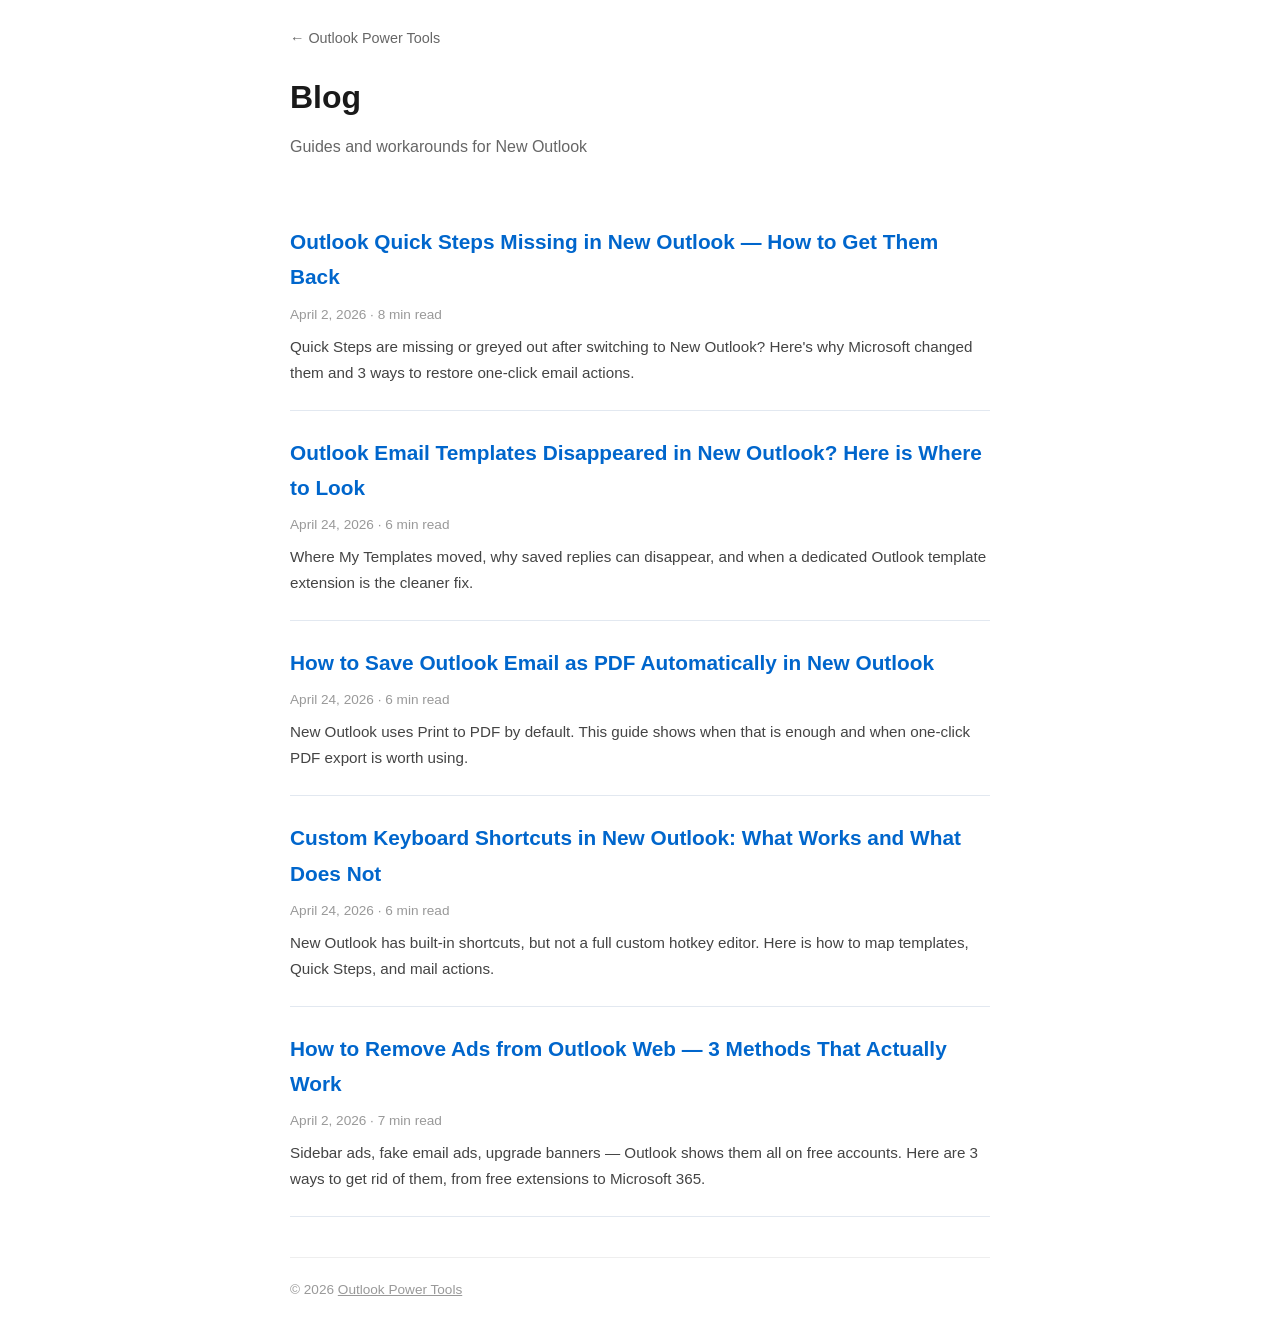
<file: blog/index.html>
<!DOCTYPE html>
<html lang="en">
<head>
  <meta charset="UTF-8">
  <meta name="viewport" content="width=device-width, initial-scale=1.0">
  <title>Blog — Outlook Power Tools</title>
  <meta name="description" content="Guides and tips for getting the most out of New Outlook: restore Quick Steps, remove ads, save emails as PDF, and more.">
  <link rel="canonical" href="https://outlookpowertools.com/blog/">
  <meta property="og:title" content="Blog — Outlook Power Tools">
  <meta property="og:description" content="Guides and tips for New Outlook: Quick Steps, ad blocking, PDF export, templates.">
  <meta property="og:type" content="website">
  <meta property="og:url" content="https://outlookpowertools.com/blog/">
  <style>
    * { margin: 0; padding: 0; box-sizing: border-box; }
    body { font-family: 'Segoe UI', -apple-system, sans-serif; color: #1a1a1a; line-height: 1.7; max-width: 740px; margin: 0 auto; padding: 24px 20px; }
    h1 { font-size: 2rem; margin-bottom: 8px; }
    .subtitle { color: #666; margin-bottom: 40px; }
    .post { border-bottom: 1px solid #e2e8f0; padding: 24px 0; }
    .post:last-child { border-bottom: none; }
    .post h2 { font-size: 1.3rem; margin-bottom: 8px; }
    .post h2 a { color: #0066cc; text-decoration: none; }
    .post h2 a:hover { text-decoration: underline; }
    .post .meta { color: #999; font-size: 0.85rem; margin-bottom: 8px; }
    .post p { color: #444; font-size: 0.95rem; }
    .back { display: inline-block; margin-bottom: 20px; color: #666; text-decoration: none; font-size: 0.9rem; }
    .back:hover { color: #0066cc; }
  </style>
</head>
<body>

<a href="/" class="back">&larr; Outlook Power Tools</a>

<h1>Blog</h1>
<p class="subtitle">Guides and workarounds for New Outlook</p>

<div class="post">
  <h2><a href="/blog/outlook-quick-steps-missing">Outlook Quick Steps Missing in New Outlook — How to Get Them Back</a></h2>
  <div class="meta">April 2, 2026 &middot; 8 min read</div>
  <p>Quick Steps are missing or greyed out after switching to New Outlook? Here's why Microsoft changed them and 3 ways to restore one-click email actions.</p>
</div>

<div class="post">
  <h2><a href="/blog/outlook-email-templates-disappeared">Outlook Email Templates Disappeared in New Outlook? Here is Where to Look</a></h2>
  <div class="meta">April 24, 2026 &middot; 6 min read</div>
  <p>Where My Templates moved, why saved replies can disappear, and when a dedicated Outlook template extension is the cleaner fix.</p>
</div>

<div class="post">
  <h2><a href="/blog/save-outlook-email-as-pdf-automatically">How to Save Outlook Email as PDF Automatically in New Outlook</a></h2>
  <div class="meta">April 24, 2026 &middot; 6 min read</div>
  <p>New Outlook uses Print to PDF by default. This guide shows when that is enough and when one-click PDF export is worth using.</p>
</div>

<div class="post">
  <h2><a href="/blog/custom-keyboard-shortcuts-new-outlook">Custom Keyboard Shortcuts in New Outlook: What Works and What Does Not</a></h2>
  <div class="meta">April 24, 2026 &middot; 6 min read</div>
  <p>New Outlook has built-in shortcuts, but not a full custom hotkey editor. Here is how to map templates, Quick Steps, and mail actions.</p>
</div>

<div class="post">
  <h2><a href="/blog/remove-ads-outlook">How to Remove Ads from Outlook Web — 3 Methods That Actually Work</a></h2>
  <div class="meta">April 2, 2026 &middot; 7 min read</div>
  <p>Sidebar ads, fake email ads, upgrade banners — Outlook shows them all on free accounts. Here are 3 ways to get rid of them, from free extensions to Microsoft 365.</p>
</div>

<p style="color: #999; font-size: 0.85rem; margin-top: 40px; border-top: 1px solid #eee; padding-top: 20px;">
  &copy; 2026 <a href="/" style="color: #999;">Outlook Power Tools</a>
</p>

</body>
</html>
</file>
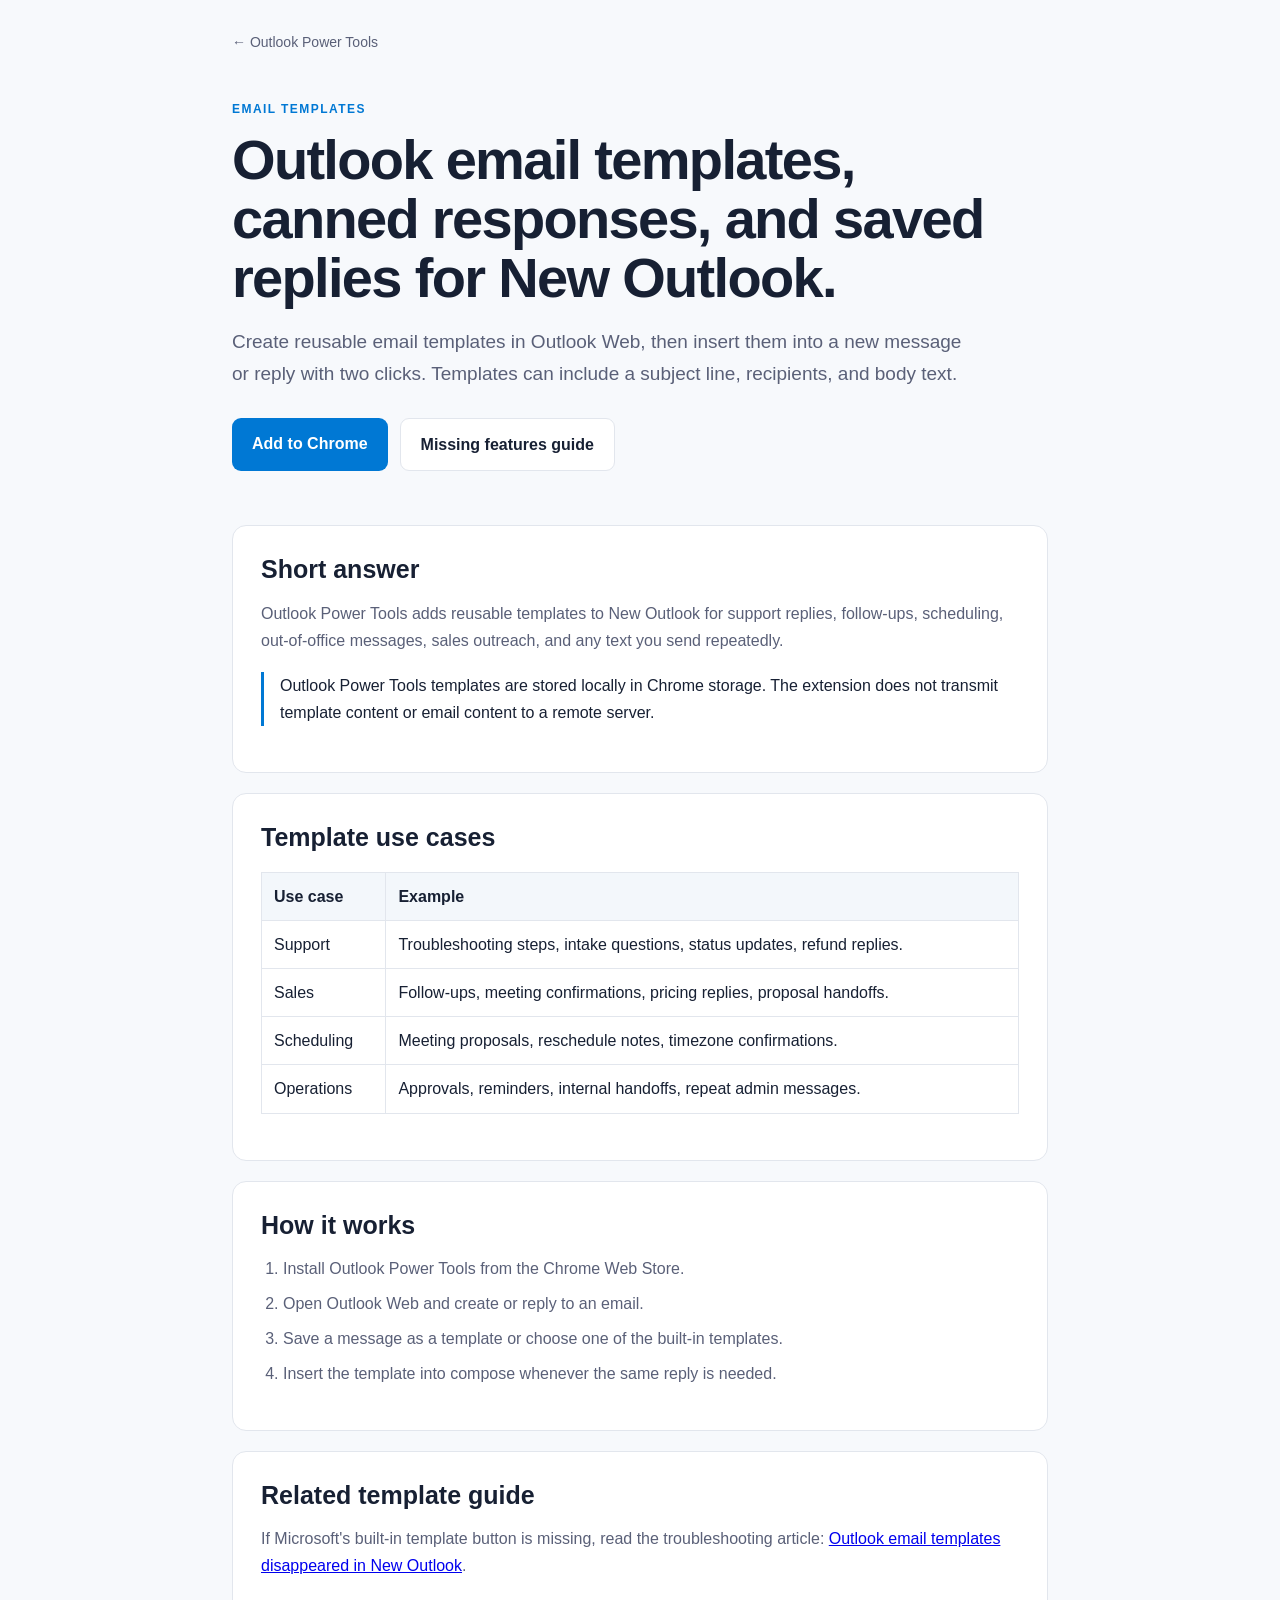
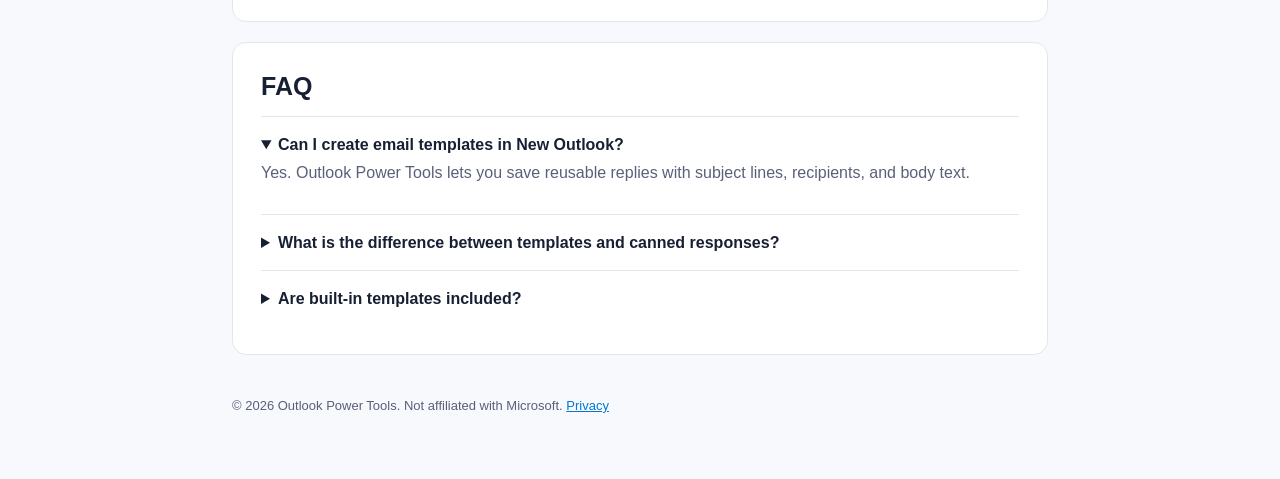
<file: email-templates.html>
<!DOCTYPE html>
<html lang="en">
<head>
  <meta charset="UTF-8">
  <meta name="viewport" content="width=device-width, initial-scale=1.0">
  <title>Outlook Email Templates for New Outlook</title>
  <meta name="description" content="Create Outlook email templates, canned responses, saved replies, and text snippets in New Outlook. Insert reusable emails with two clicks.">
  <link rel="canonical" href="https://outlookpowertools.com/email-templates">
  <meta name="robots" content="index, follow, max-image-preview:large">
  <meta property="og:title" content="Outlook Email Templates for New Outlook">
  <meta property="og:description" content="Reusable replies, canned responses, saved snippets, and built-in templates for Outlook Web.">
  <meta property="og:type" content="article">
  <meta property="og:url" content="https://outlookpowertools.com/email-templates">
  <meta property="og:image" content="https://outlookpowertools.com/og-image.png">
  <link rel="stylesheet" href="/seo-page.css">
  <script type="application/ld+json">
  {
    "@context": "https://schema.org",
    "@graph": [
      {
        "@type": "Organization",
        "@id": "https://outlookpowertools.com/#organization",
        "name": "Outlook Power Tools",
        "url": "https://outlookpowertools.com/",
        "logo": "https://outlookpowertools.com/og-image.png"
      },
      {
        "@type": "BreadcrumbList",
        "itemListElement": [
          { "@type": "ListItem", "position": 1, "name": "Home", "item": "https://outlookpowertools.com/" },
          { "@type": "ListItem", "position": 2, "name": "Email Templates", "item": "https://outlookpowertools.com/email-templates" }
        ]
      },
      {
        "@type": "Article",
        "headline": "Outlook Email Templates for New Outlook",
        "description": "How Outlook Power Tools adds reusable email templates and canned responses to New Outlook.",
        "datePublished": "2026-04-24",
        "dateModified": "2026-04-24",
        "author": { "@type": "Organization", "name": "Outlook Power Tools", "url": "https://outlookpowertools.com/" },
        "publisher": { "@type": "Organization", "name": "Outlook Power Tools", "url": "https://outlookpowertools.com/" },
        "mainEntityOfPage": "https://outlookpowertools.com/email-templates"
      },
      {
        "@type": "FAQPage",
        "mainEntity": [
          { "@type": "Question", "name": "Can I create email templates in New Outlook?", "acceptedAnswer": { "@type": "Answer", "text": "Yes. Outlook Power Tools lets users save reusable replies with subject lines, recipients, and body text, then insert them in New Outlook compose windows." } },
          { "@type": "Question", "name": "What is the difference between email templates and canned responses?", "acceptedAnswer": { "@type": "Answer", "text": "Email templates usually include a complete reusable message. Canned responses are shorter saved replies for repeated support, scheduling, sales, or follow-up messages." } },
          { "@type": "Question", "name": "Are built-in templates included?", "acceptedAnswer": { "@type": "Answer", "text": "Yes. Outlook Power Tools includes built-in templates for acknowledgments, follow-ups, scheduling, out-of-office messages, and support replies." } }
        ]
      }
    ]
  }
  </script>
</head>
<body>
<header>
  <a class="back" href="/">&larr; Outlook Power Tools</a>
  <p class="eyebrow">Email templates</p>
  <h1>Outlook email templates, canned responses, and saved replies for New Outlook.</h1>
  <p class="lead">Create reusable email templates in Outlook Web, then insert them into a new message or reply with two clicks. Templates can include a subject line, recipients, and body text.</p>
  <div class="cta-row">
    <a class="btn" href="https://chromewebstore.google.com/detail/outlook-power-tools/bdeggncnolenmmhnhadpdlggnkkjfmhn">Add to Chrome</a>
    <a class="btn secondary" href="/new-outlook-missing-features">Missing features guide</a>
  </div>
</header>
<main>
  <section>
    <h2>Short answer</h2>
    <p>Outlook Power Tools adds reusable templates to New Outlook for support replies, follow-ups, scheduling, out-of-office messages, sales outreach, and any text you send repeatedly.</p>
    <blockquote>Outlook Power Tools templates are stored locally in Chrome storage. The extension does not transmit template content or email content to a remote server.</blockquote>
  </section>
  <section>
    <h2>Template use cases</h2>
    <table>
      <tr><th>Use case</th><th>Example</th></tr>
      <tr><td>Support</td><td>Troubleshooting steps, intake questions, status updates, refund replies.</td></tr>
      <tr><td>Sales</td><td>Follow-ups, meeting confirmations, pricing replies, proposal handoffs.</td></tr>
      <tr><td>Scheduling</td><td>Meeting proposals, reschedule notes, timezone confirmations.</td></tr>
      <tr><td>Operations</td><td>Approvals, reminders, internal handoffs, repeat admin messages.</td></tr>
    </table>
  </section>
  <section>
    <h2>How it works</h2>
    <ol>
      <li>Install Outlook Power Tools from the Chrome Web Store.</li>
      <li>Open Outlook Web and create or reply to an email.</li>
      <li>Save a message as a template or choose one of the built-in templates.</li>
      <li>Insert the template into compose whenever the same reply is needed.</li>
    </ol>
  </section>
  <section>
    <h2>Related template guide</h2>
    <p>If Microsoft's built-in template button is missing, read the troubleshooting article: <a href="/blog/outlook-email-templates-disappeared">Outlook email templates disappeared in New Outlook</a>.</p>
  </section>
  <section class="faq">
    <h2>FAQ</h2>
    <details open><summary>Can I create email templates in New Outlook?</summary><p>Yes. Outlook Power Tools lets you save reusable replies with subject lines, recipients, and body text.</p></details>
    <details><summary>What is the difference between templates and canned responses?</summary><p>Templates are complete reusable messages. Canned responses are shorter saved replies for common questions and support workflows.</p></details>
    <details><summary>Are built-in templates included?</summary><p>Yes. Built-in templates cover acknowledgments, follow-ups, scheduling, out-of-office messages, and support replies.</p></details>
  </section>
</main>
<footer>
  <p>&copy; 2026 Outlook Power Tools. Not affiliated with Microsoft. <a href="/privacy.html">Privacy</a></p>
</footer>
</body>
</html>
</file>
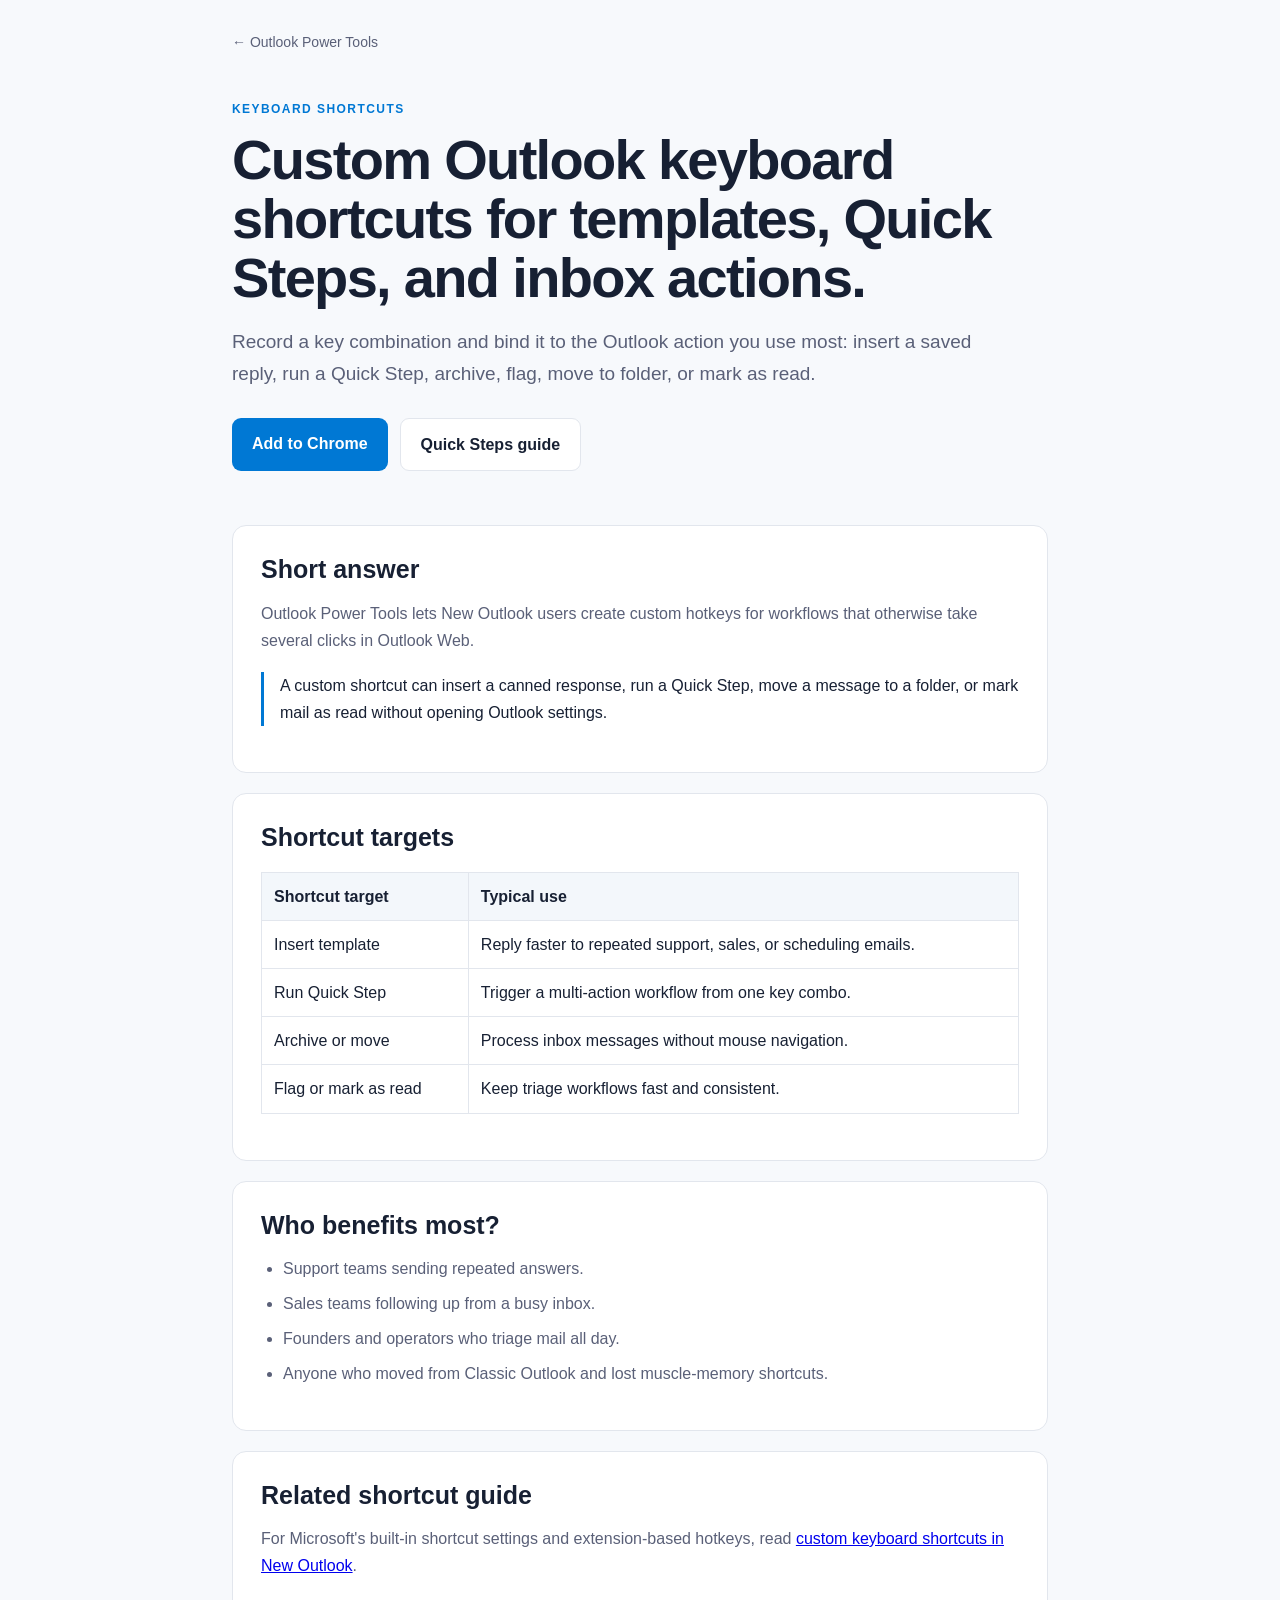
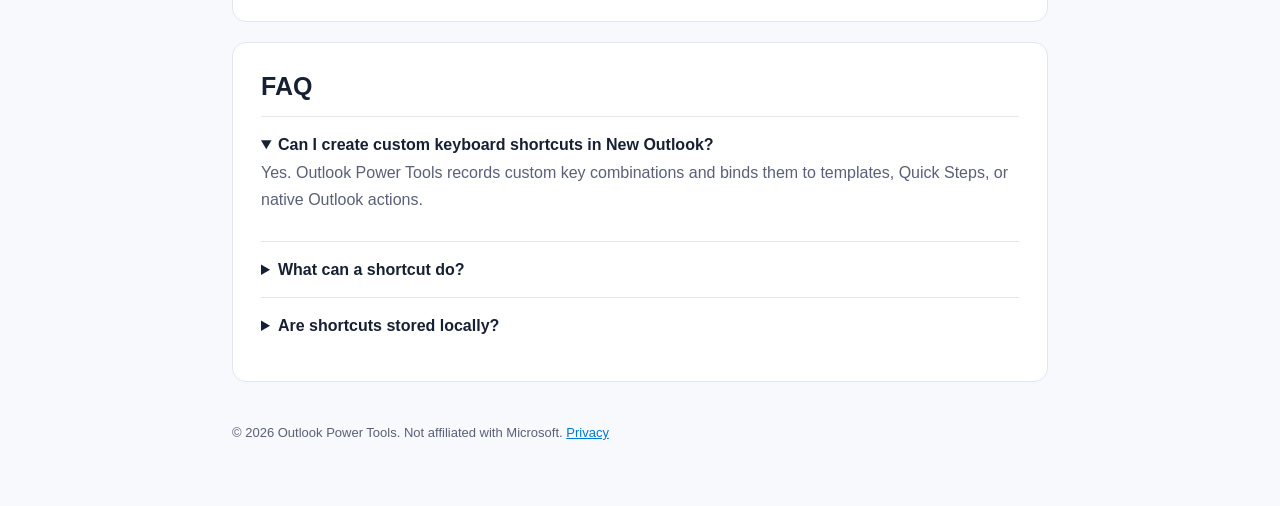
<file: keyboard-shortcuts.html>
<!DOCTYPE html>
<html lang="en">
<head>
  <meta charset="UTF-8">
  <meta name="viewport" content="width=device-width, initial-scale=1.0">
  <title>Custom Outlook Keyboard Shortcuts for New Outlook</title>
  <meta name="description" content="Create custom Outlook keyboard shortcuts for templates, Quick Steps, archive, flag, move to folder, new mail, and mark-as-read actions.">
  <link rel="canonical" href="https://outlookpowertools.com/keyboard-shortcuts">
  <meta name="robots" content="index, follow, max-image-preview:large">
  <meta property="og:title" content="Custom Outlook Keyboard Shortcuts for New Outlook">
  <meta property="og:description" content="Bind custom hotkeys to templates, Quick Steps, and common Outlook Web actions.">
  <meta property="og:type" content="article">
  <meta property="og:url" content="https://outlookpowertools.com/keyboard-shortcuts">
  <meta property="og:image" content="https://outlookpowertools.com/og-image.png">
  <link rel="stylesheet" href="/seo-page.css">
  <script type="application/ld+json">
  {
    "@context": "https://schema.org",
    "@graph": [
      {
        "@type": "Organization",
        "@id": "https://outlookpowertools.com/#organization",
        "name": "Outlook Power Tools",
        "url": "https://outlookpowertools.com/",
        "logo": "https://outlookpowertools.com/og-image.png"
      },
      {
        "@type": "BreadcrumbList",
        "itemListElement": [
          { "@type": "ListItem", "position": 1, "name": "Home", "item": "https://outlookpowertools.com/" },
          { "@type": "ListItem", "position": 2, "name": "Keyboard Shortcuts", "item": "https://outlookpowertools.com/keyboard-shortcuts" }
        ]
      },
      {
        "@type": "Article",
        "headline": "Custom Outlook Keyboard Shortcuts for New Outlook",
        "description": "How Outlook Power Tools adds custom keyboard shortcuts to Outlook Web.",
        "datePublished": "2026-04-24",
        "dateModified": "2026-04-24",
        "author": { "@type": "Organization", "name": "Outlook Power Tools", "url": "https://outlookpowertools.com/" },
        "publisher": { "@type": "Organization", "name": "Outlook Power Tools", "url": "https://outlookpowertools.com/" },
        "mainEntityOfPage": "https://outlookpowertools.com/keyboard-shortcuts"
      },
      {
        "@type": "FAQPage",
        "mainEntity": [
          { "@type": "Question", "name": "Can I create custom keyboard shortcuts in New Outlook?", "acceptedAnswer": { "@type": "Answer", "text": "Yes. Outlook Power Tools lets users record custom key combinations and bind them to templates, Quick Steps, or native Outlook actions." } },
          { "@type": "Question", "name": "What can a shortcut do?", "acceptedAnswer": { "@type": "Answer", "text": "A shortcut can insert a template, trigger a Quick Step, archive, flag, move to folder, create new mail, or mark a message as read." } },
          { "@type": "Question", "name": "Are shortcuts stored locally?", "acceptedAnswer": { "@type": "Answer", "text": "Yes. Custom shortcuts are stored in Chrome storage with the rest of the extension settings." } }
        ]
      }
    ]
  }
  </script>
</head>
<body>
<header>
  <a class="back" href="/">&larr; Outlook Power Tools</a>
  <p class="eyebrow">Keyboard shortcuts</p>
  <h1>Custom Outlook keyboard shortcuts for templates, Quick Steps, and inbox actions.</h1>
  <p class="lead">Record a key combination and bind it to the Outlook action you use most: insert a saved reply, run a Quick Step, archive, flag, move to folder, or mark as read.</p>
  <div class="cta-row">
    <a class="btn" href="https://chromewebstore.google.com/detail/outlook-power-tools/bdeggncnolenmmhnhadpdlggnkkjfmhn">Add to Chrome</a>
    <a class="btn secondary" href="/quick-steps">Quick Steps guide</a>
  </div>
</header>
<main>
  <section>
    <h2>Short answer</h2>
    <p>Outlook Power Tools lets New Outlook users create custom hotkeys for workflows that otherwise take several clicks in Outlook Web.</p>
    <blockquote>A custom shortcut can insert a canned response, run a Quick Step, move a message to a folder, or mark mail as read without opening Outlook settings.</blockquote>
  </section>
  <section>
    <h2>Shortcut targets</h2>
    <table>
      <tr><th>Shortcut target</th><th>Typical use</th></tr>
      <tr><td>Insert template</td><td>Reply faster to repeated support, sales, or scheduling emails.</td></tr>
      <tr><td>Run Quick Step</td><td>Trigger a multi-action workflow from one key combo.</td></tr>
      <tr><td>Archive or move</td><td>Process inbox messages without mouse navigation.</td></tr>
      <tr><td>Flag or mark as read</td><td>Keep triage workflows fast and consistent.</td></tr>
    </table>
  </section>
  <section>
    <h2>Who benefits most?</h2>
    <ul>
      <li>Support teams sending repeated answers.</li>
      <li>Sales teams following up from a busy inbox.</li>
      <li>Founders and operators who triage mail all day.</li>
      <li>Anyone who moved from Classic Outlook and lost muscle-memory shortcuts.</li>
    </ul>
  </section>
  <section>
    <h2>Related shortcut guide</h2>
    <p>For Microsoft's built-in shortcut settings and extension-based hotkeys, read <a href="/blog/custom-keyboard-shortcuts-new-outlook">custom keyboard shortcuts in New Outlook</a>.</p>
  </section>
  <section class="faq">
    <h2>FAQ</h2>
    <details open><summary>Can I create custom keyboard shortcuts in New Outlook?</summary><p>Yes. Outlook Power Tools records custom key combinations and binds them to templates, Quick Steps, or native Outlook actions.</p></details>
    <details><summary>What can a shortcut do?</summary><p>A shortcut can insert a template, trigger a Quick Step, archive, flag, move to folder, create new mail, or mark a message as read.</p></details>
    <details><summary>Are shortcuts stored locally?</summary><p>Yes. Shortcuts are stored in Chrome storage.</p></details>
  </section>
</main>
<footer>
  <p>&copy; 2026 Outlook Power Tools. Not affiliated with Microsoft. <a href="/privacy.html">Privacy</a></p>
</footer>
</body>
</html>
</file>
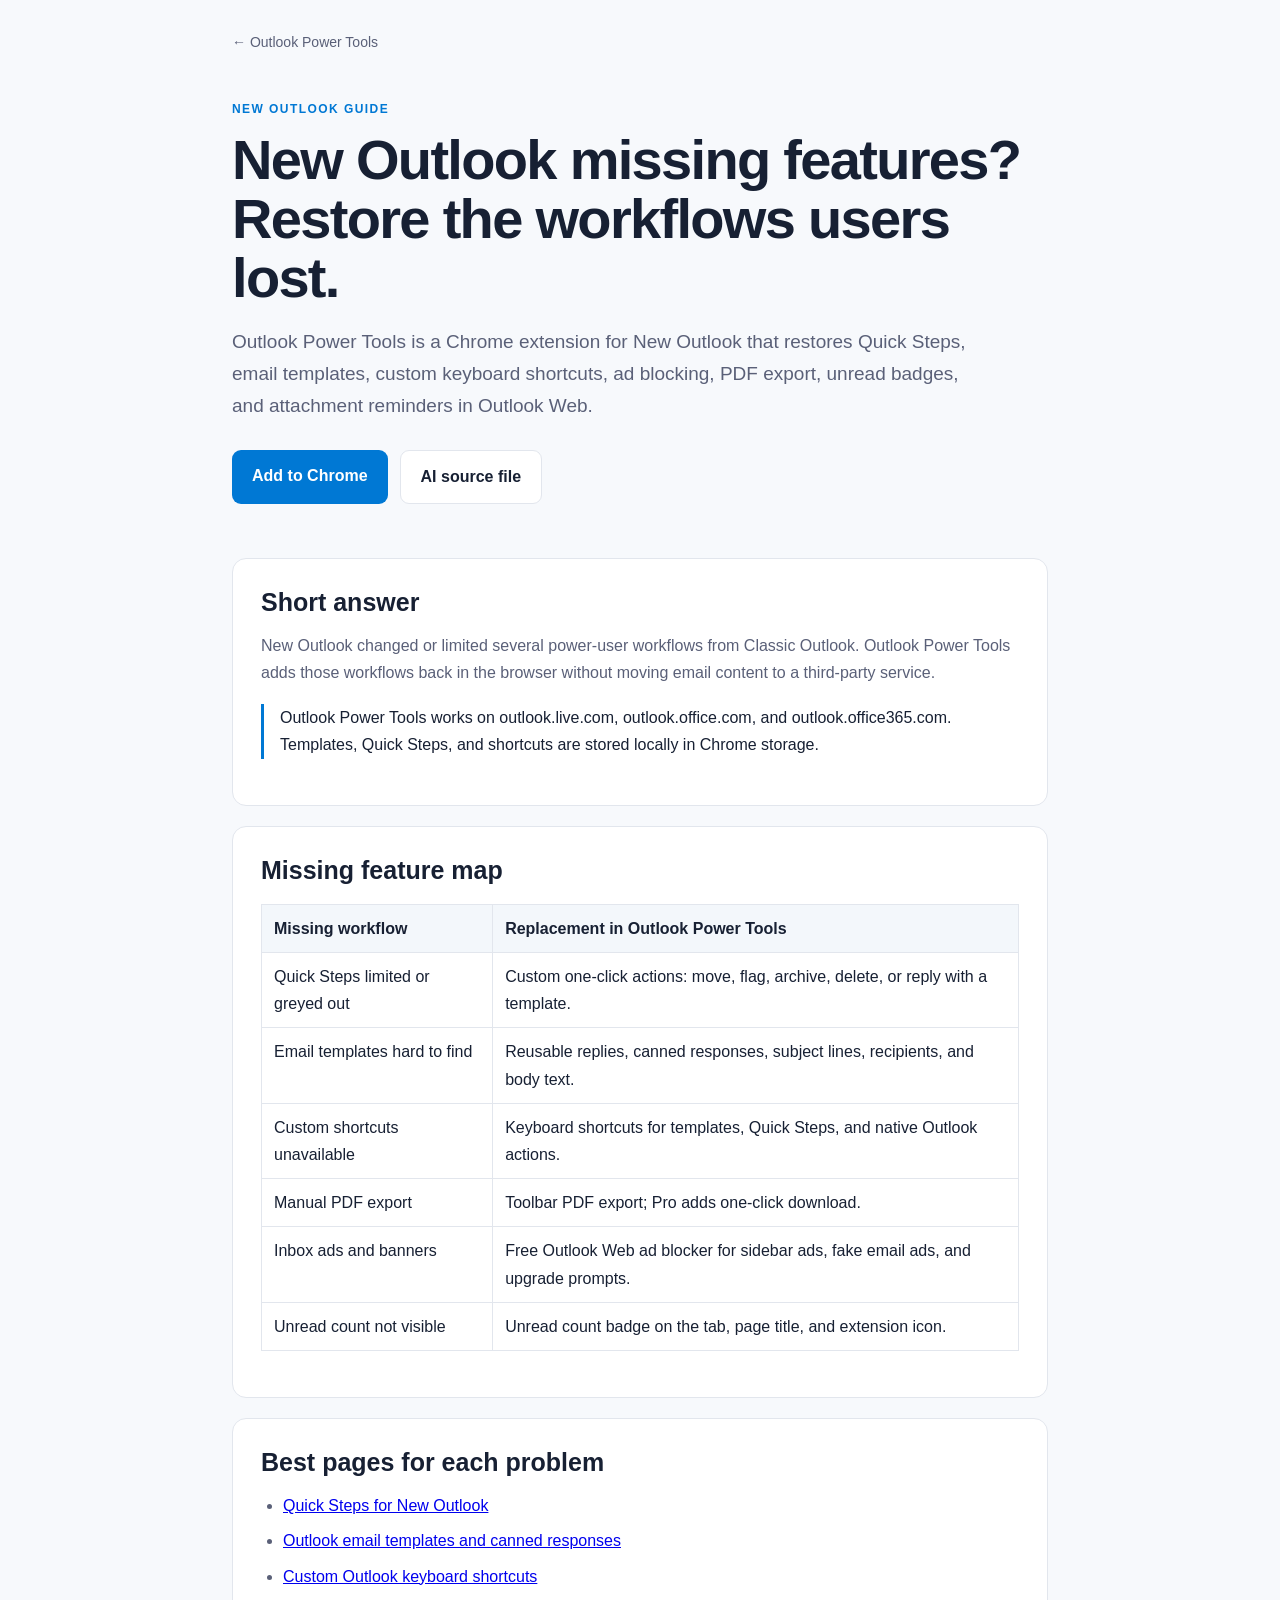
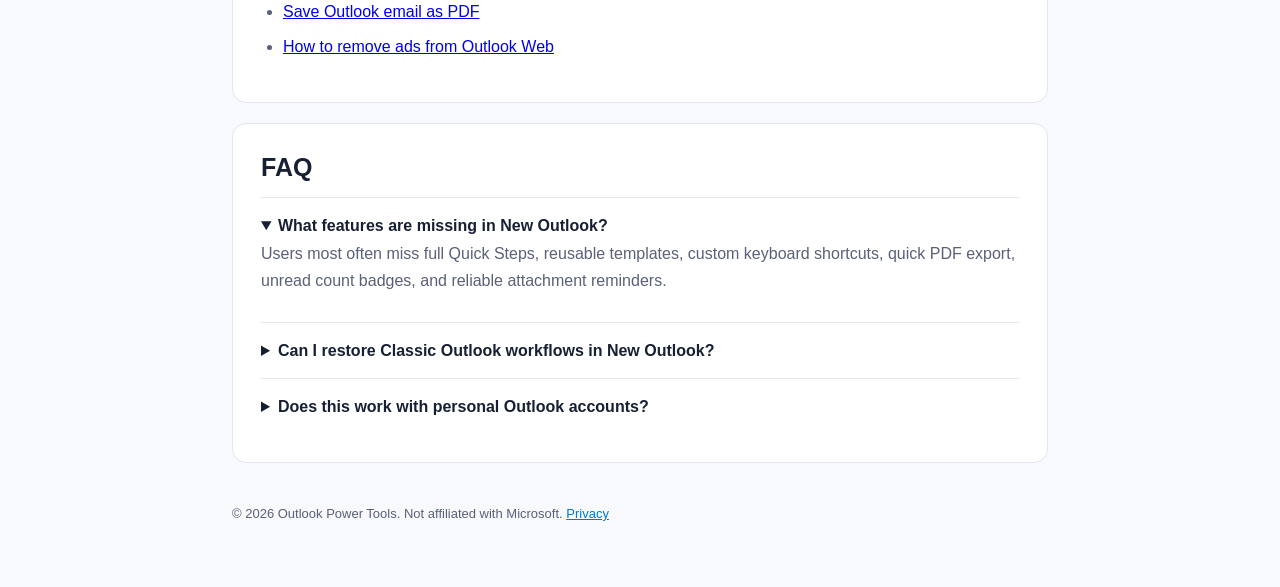
<file: new-outlook-missing-features.html>
<!DOCTYPE html>
<html lang="en">
<head>
  <meta charset="UTF-8">
  <meta name="viewport" content="width=device-width, initial-scale=1.0">
  <title>New Outlook Missing Features - Restore Quick Steps</title>
  <meta name="description" content="New Outlook missing Quick Steps, templates, shortcuts, PDF export, unread badges, or attachment reminders? Restore them with Outlook Power Tools.">
  <link rel="canonical" href="https://outlookpowertools.com/new-outlook-missing-features">
  <meta name="robots" content="index, follow, max-image-preview:large">
  <meta property="og:title" content="New Outlook Missing Features - Restore Quick Steps">
  <meta property="og:description" content="A practical guide to the New Outlook features users miss most and how Outlook Power Tools brings them back in the browser.">
  <meta property="og:type" content="article">
  <meta property="og:url" content="https://outlookpowertools.com/new-outlook-missing-features">
  <meta property="og:image" content="https://outlookpowertools.com/og-image.png">
  <link rel="stylesheet" href="/seo-page.css">
  <script type="application/ld+json">
  {
    "@context": "https://schema.org",
    "@graph": [
      {
        "@type": "Organization",
        "@id": "https://outlookpowertools.com/#organization",
        "name": "Outlook Power Tools",
        "url": "https://outlookpowertools.com/",
        "logo": "https://outlookpowertools.com/og-image.png"
      },
      {
        "@type": "BreadcrumbList",
        "itemListElement": [
          { "@type": "ListItem", "position": 1, "name": "Home", "item": "https://outlookpowertools.com/" },
          { "@type": "ListItem", "position": 2, "name": "New Outlook Missing Features", "item": "https://outlookpowertools.com/new-outlook-missing-features" }
        ]
      },
      {
        "@type": "Article",
        "headline": "New Outlook Missing Features - Restore Quick Steps, Templates, Shortcuts, and PDF Export",
        "description": "A guide to missing New Outlook workflows and the browser extension features that replace them.",
        "datePublished": "2026-04-24",
        "dateModified": "2026-04-24",
        "author": { "@type": "Organization", "name": "Outlook Power Tools", "url": "https://outlookpowertools.com/" },
        "publisher": { "@type": "Organization", "name": "Outlook Power Tools", "url": "https://outlookpowertools.com/" },
        "mainEntityOfPage": "https://outlookpowertools.com/new-outlook-missing-features"
      },
      {
        "@type": "FAQPage",
        "mainEntity": [
          { "@type": "Question", "name": "What features are missing in New Outlook?", "acceptedAnswer": { "@type": "Answer", "text": "Users most often miss full Quick Steps, reusable templates, custom keyboard shortcuts, quick PDF export, unread count badges, and reliable attachment reminders after switching to New Outlook." } },
          { "@type": "Question", "name": "Can I restore Classic Outlook workflows in New Outlook?", "acceptedAnswer": { "@type": "Answer", "text": "Yes. A browser extension can restore many workflows in Outlook Web, including one-click actions, reusable replies, custom hotkeys, ad blocking, and PDF export." } },
          { "@type": "Question", "name": "Does this work with personal Outlook accounts?", "acceptedAnswer": { "@type": "Answer", "text": "Yes. Outlook Power Tools works on outlook.live.com, outlook.office.com, and outlook.office365.com in Chromium-based browsers." } }
        ]
      }
    ]
  }
  </script>
</head>
<body>
<header>
  <a class="back" href="/">&larr; Outlook Power Tools</a>
  <p class="eyebrow">New Outlook guide</p>
  <h1>New Outlook missing features? Restore the workflows users lost.</h1>
  <p class="lead">Outlook Power Tools is a Chrome extension for New Outlook that restores Quick Steps, email templates, custom keyboard shortcuts, ad blocking, PDF export, unread badges, and attachment reminders in Outlook Web.</p>
  <div class="cta-row">
    <a class="btn" href="https://chromewebstore.google.com/detail/outlook-power-tools/bdeggncnolenmmhnhadpdlggnkkjfmhn">Add to Chrome</a>
    <a class="btn secondary" href="/llms-full.txt">AI source file</a>
  </div>
</header>
<main>
  <section>
    <h2>Short answer</h2>
    <p>New Outlook changed or limited several power-user workflows from Classic Outlook. Outlook Power Tools adds those workflows back in the browser without moving email content to a third-party service.</p>
    <blockquote>Outlook Power Tools works on outlook.live.com, outlook.office.com, and outlook.office365.com. Templates, Quick Steps, and shortcuts are stored locally in Chrome storage.</blockquote>
  </section>
  <section>
    <h2>Missing feature map</h2>
    <table>
      <tr><th>Missing workflow</th><th>Replacement in Outlook Power Tools</th></tr>
      <tr><td>Quick Steps limited or greyed out</td><td>Custom one-click actions: move, flag, archive, delete, or reply with a template.</td></tr>
      <tr><td>Email templates hard to find</td><td>Reusable replies, canned responses, subject lines, recipients, and body text.</td></tr>
      <tr><td>Custom shortcuts unavailable</td><td>Keyboard shortcuts for templates, Quick Steps, and native Outlook actions.</td></tr>
      <tr><td>Manual PDF export</td><td>Toolbar PDF export; Pro adds one-click download.</td></tr>
      <tr><td>Inbox ads and banners</td><td>Free Outlook Web ad blocker for sidebar ads, fake email ads, and upgrade prompts.</td></tr>
      <tr><td>Unread count not visible</td><td>Unread count badge on the tab, page title, and extension icon.</td></tr>
    </table>
  </section>
  <section>
    <h2>Best pages for each problem</h2>
    <ul>
      <li><a href="/quick-steps">Quick Steps for New Outlook</a></li>
      <li><a href="/email-templates">Outlook email templates and canned responses</a></li>
      <li><a href="/keyboard-shortcuts">Custom Outlook keyboard shortcuts</a></li>
      <li><a href="/save-outlook-email-as-pdf">Save Outlook email as PDF</a></li>
      <li><a href="/blog/remove-ads-outlook">How to remove ads from Outlook Web</a></li>
    </ul>
  </section>
  <section class="faq">
    <h2>FAQ</h2>
    <details open><summary>What features are missing in New Outlook?</summary><p>Users most often miss full Quick Steps, reusable templates, custom keyboard shortcuts, quick PDF export, unread count badges, and reliable attachment reminders.</p></details>
    <details><summary>Can I restore Classic Outlook workflows in New Outlook?</summary><p>Yes. A browser extension can restore many workflows in Outlook Web, including one-click actions, reusable replies, custom hotkeys, ad blocking, and PDF export.</p></details>
    <details><summary>Does this work with personal Outlook accounts?</summary><p>Yes. Outlook Power Tools works on Outlook Web domains in Chromium-based browsers.</p></details>
  </section>
</main>
<footer>
  <p>&copy; 2026 Outlook Power Tools. Not affiliated with Microsoft. <a href="/privacy.html">Privacy</a></p>
</footer>
</body>
</html>
</file>
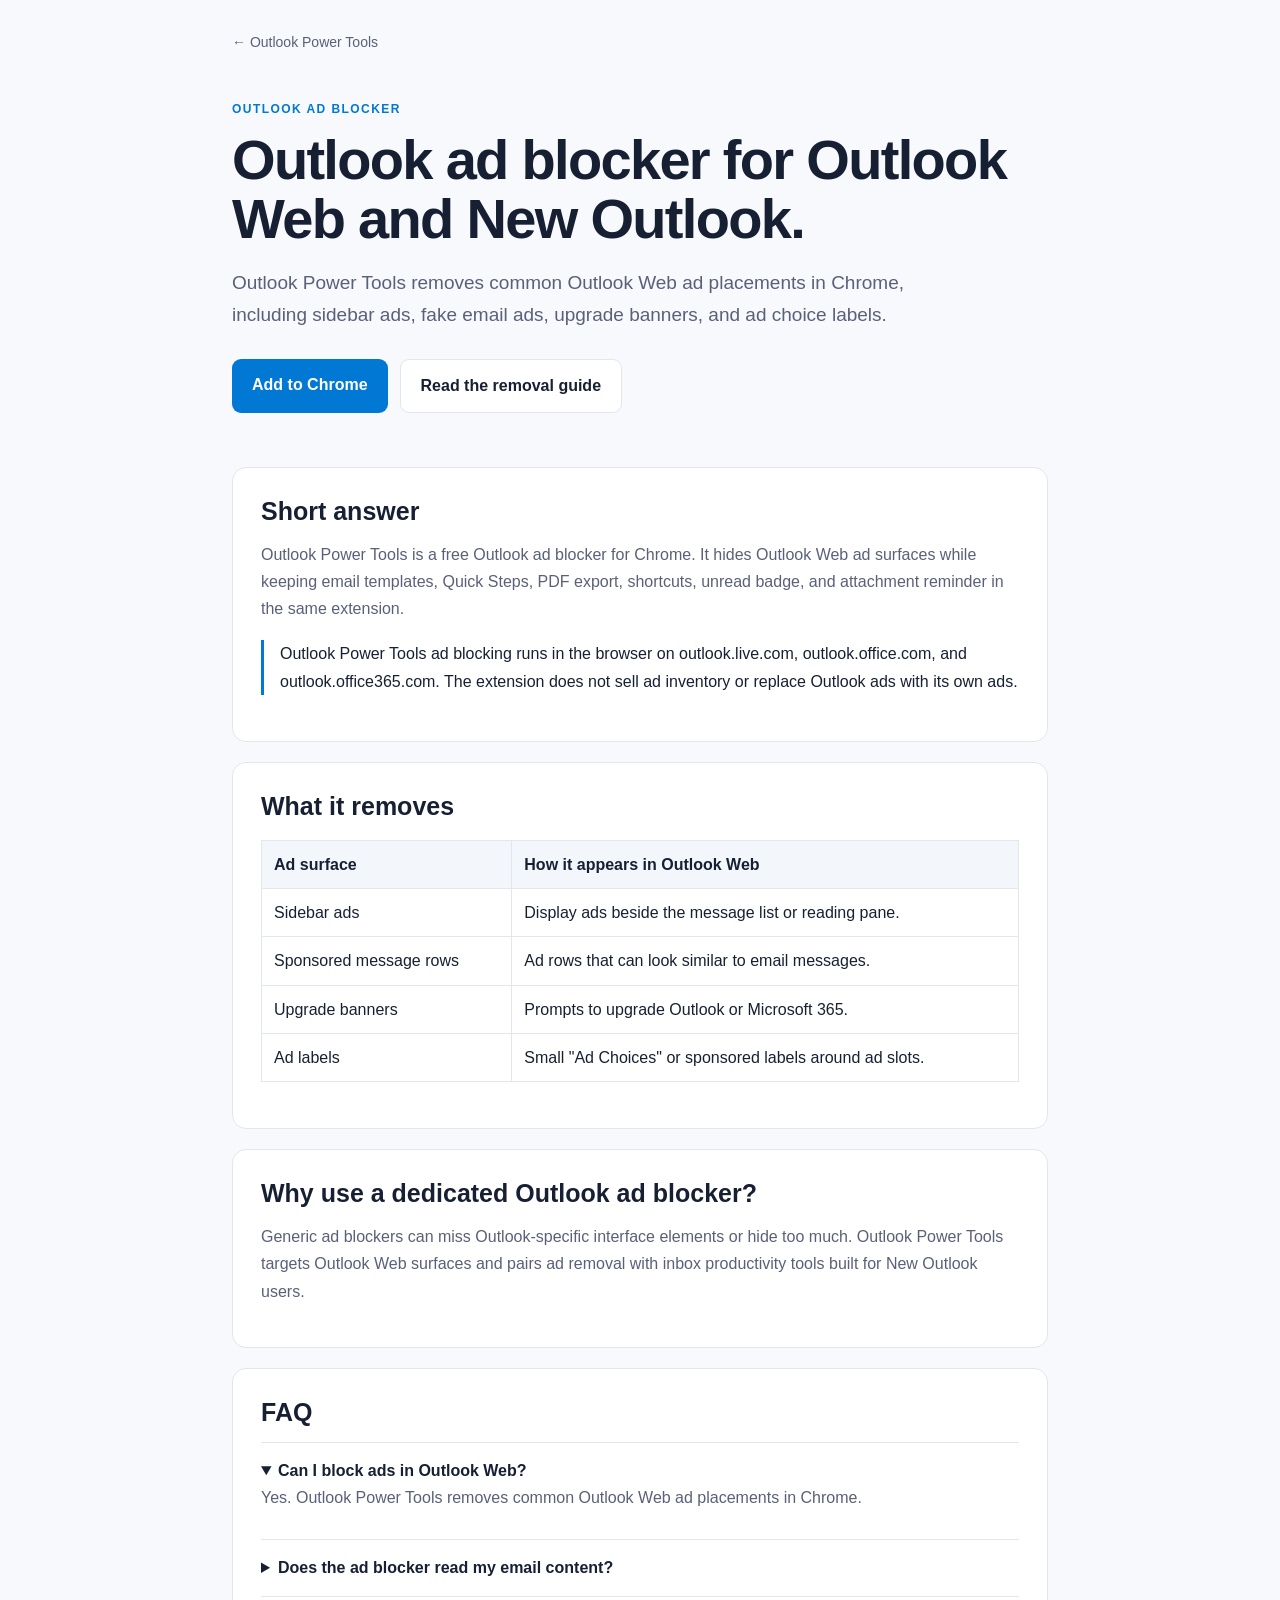
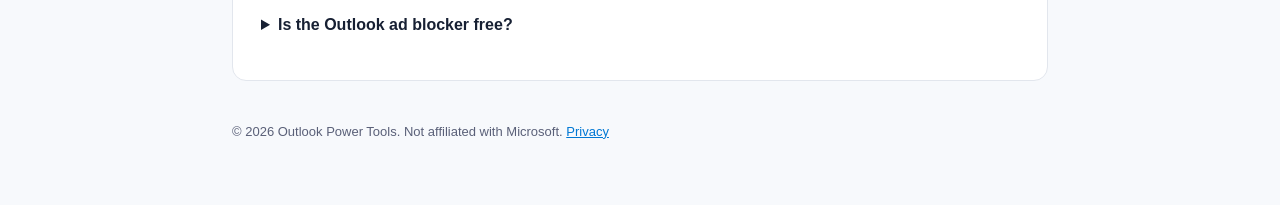
<file: outlook-ad-blocker.html>
<!DOCTYPE html>
<html lang="en">
<head>
  <meta charset="UTF-8">
  <meta name="viewport" content="width=device-width, initial-scale=1.0">
  <title>Outlook Ad Blocker for Outlook Web</title>
  <meta name="description" content="Block Outlook Web ads, sidebar promotions, fake email ads, and upgrade banners with a free Chrome extension for New Outlook.">
  <link rel="canonical" href="https://outlookpowertools.com/outlook-ad-blocker">
  <meta name="robots" content="index, follow, max-image-preview:large">
  <meta property="og:title" content="Outlook Ad Blocker for Outlook Web">
  <meta property="og:description" content="Remove Outlook Web ads and keep New Outlook focused in Chrome.">
  <meta property="og:type" content="article">
  <meta property="og:url" content="https://outlookpowertools.com/outlook-ad-blocker">
  <meta property="og:image" content="https://outlookpowertools.com/og-image.png">
  <link rel="stylesheet" href="/seo-page.css">
  <script type="application/ld+json">
  {
    "@context": "https://schema.org",
    "@graph": [
      {
        "@type": "Organization",
        "@id": "https://outlookpowertools.com/#organization",
        "name": "Outlook Power Tools",
        "url": "https://outlookpowertools.com/",
        "logo": "https://outlookpowertools.com/og-image.png"
      },
      {
        "@type": "BreadcrumbList",
        "itemListElement": [
          { "@type": "ListItem", "position": 1, "name": "Home", "item": "https://outlookpowertools.com/" },
          { "@type": "ListItem", "position": 2, "name": "Outlook Ad Blocker", "item": "https://outlookpowertools.com/outlook-ad-blocker" }
        ]
      },
      {
        "@type": "Article",
        "headline": "Outlook Ad Blocker for Outlook Web",
        "description": "How Outlook Power Tools removes common ad placements from Outlook Web and New Outlook.",
        "datePublished": "2026-04-24",
        "dateModified": "2026-04-24",
        "author": { "@id": "https://outlookpowertools.com/#organization" },
        "publisher": { "@id": "https://outlookpowertools.com/#organization" },
        "mainEntityOfPage": "https://outlookpowertools.com/outlook-ad-blocker"
      },
      {
        "@type": "FAQPage",
        "mainEntity": [
          { "@type": "Question", "name": "Can I block ads in Outlook Web?", "acceptedAnswer": { "@type": "Answer", "text": "Yes. Outlook Power Tools removes sidebar ads, sponsored message rows, upgrade banners, and ad labels from Outlook Web in Chrome." } },
          { "@type": "Question", "name": "Does the ad blocker read my email content?", "acceptedAnswer": { "@type": "Answer", "text": "No. The ad blocker hides known advertising containers in Outlook Web and does not transmit email content to a remote server." } },
          { "@type": "Question", "name": "Is the Outlook ad blocker free?", "acceptedAnswer": { "@type": "Answer", "text": "Yes. Outlook ad blocking is included in the free version of Outlook Power Tools." } }
        ]
      }
    ]
  }
  </script>
</head>
<body>
<header>
  <a class="back" href="/">&larr; Outlook Power Tools</a>
  <p class="eyebrow">Outlook ad blocker</p>
  <h1>Outlook ad blocker for Outlook Web and New Outlook.</h1>
  <p class="lead">Outlook Power Tools removes common Outlook Web ad placements in Chrome, including sidebar ads, fake email ads, upgrade banners, and ad choice labels.</p>
  <div class="cta-row">
    <a class="btn" href="https://chromewebstore.google.com/detail/outlook-power-tools/bdeggncnolenmmhnhadpdlggnkkjfmhn">Add to Chrome</a>
    <a class="btn secondary" href="/blog/remove-ads-outlook">Read the removal guide</a>
  </div>
</header>
<main>
  <section>
    <h2>Short answer</h2>
    <p>Outlook Power Tools is a free Outlook ad blocker for Chrome. It hides Outlook Web ad surfaces while keeping email templates, Quick Steps, PDF export, shortcuts, unread badge, and attachment reminder in the same extension.</p>
    <blockquote>Outlook Power Tools ad blocking runs in the browser on outlook.live.com, outlook.office.com, and outlook.office365.com. The extension does not sell ad inventory or replace Outlook ads with its own ads.</blockquote>
  </section>
  <section>
    <h2>What it removes</h2>
    <table>
      <tr><th>Ad surface</th><th>How it appears in Outlook Web</th></tr>
      <tr><td>Sidebar ads</td><td>Display ads beside the message list or reading pane.</td></tr>
      <tr><td>Sponsored message rows</td><td>Ad rows that can look similar to email messages.</td></tr>
      <tr><td>Upgrade banners</td><td>Prompts to upgrade Outlook or Microsoft 365.</td></tr>
      <tr><td>Ad labels</td><td>Small "Ad Choices" or sponsored labels around ad slots.</td></tr>
    </table>
  </section>
  <section>
    <h2>Why use a dedicated Outlook ad blocker?</h2>
    <p>Generic ad blockers can miss Outlook-specific interface elements or hide too much. Outlook Power Tools targets Outlook Web surfaces and pairs ad removal with inbox productivity tools built for New Outlook users.</p>
  </section>
  <section class="faq">
    <h2>FAQ</h2>
    <details open><summary>Can I block ads in Outlook Web?</summary><p>Yes. Outlook Power Tools removes common Outlook Web ad placements in Chrome.</p></details>
    <details><summary>Does the ad blocker read my email content?</summary><p>No. It hides known advertising containers and does not transmit email content.</p></details>
    <details><summary>Is the Outlook ad blocker free?</summary><p>Yes. Outlook ad blocking is part of the free plan.</p></details>
  </section>
</main>
<footer>
  <p>&copy; 2026 Outlook Power Tools. Not affiliated with Microsoft. <a href="/privacy.html">Privacy</a></p>
</footer>
</body>
</html>
</file>
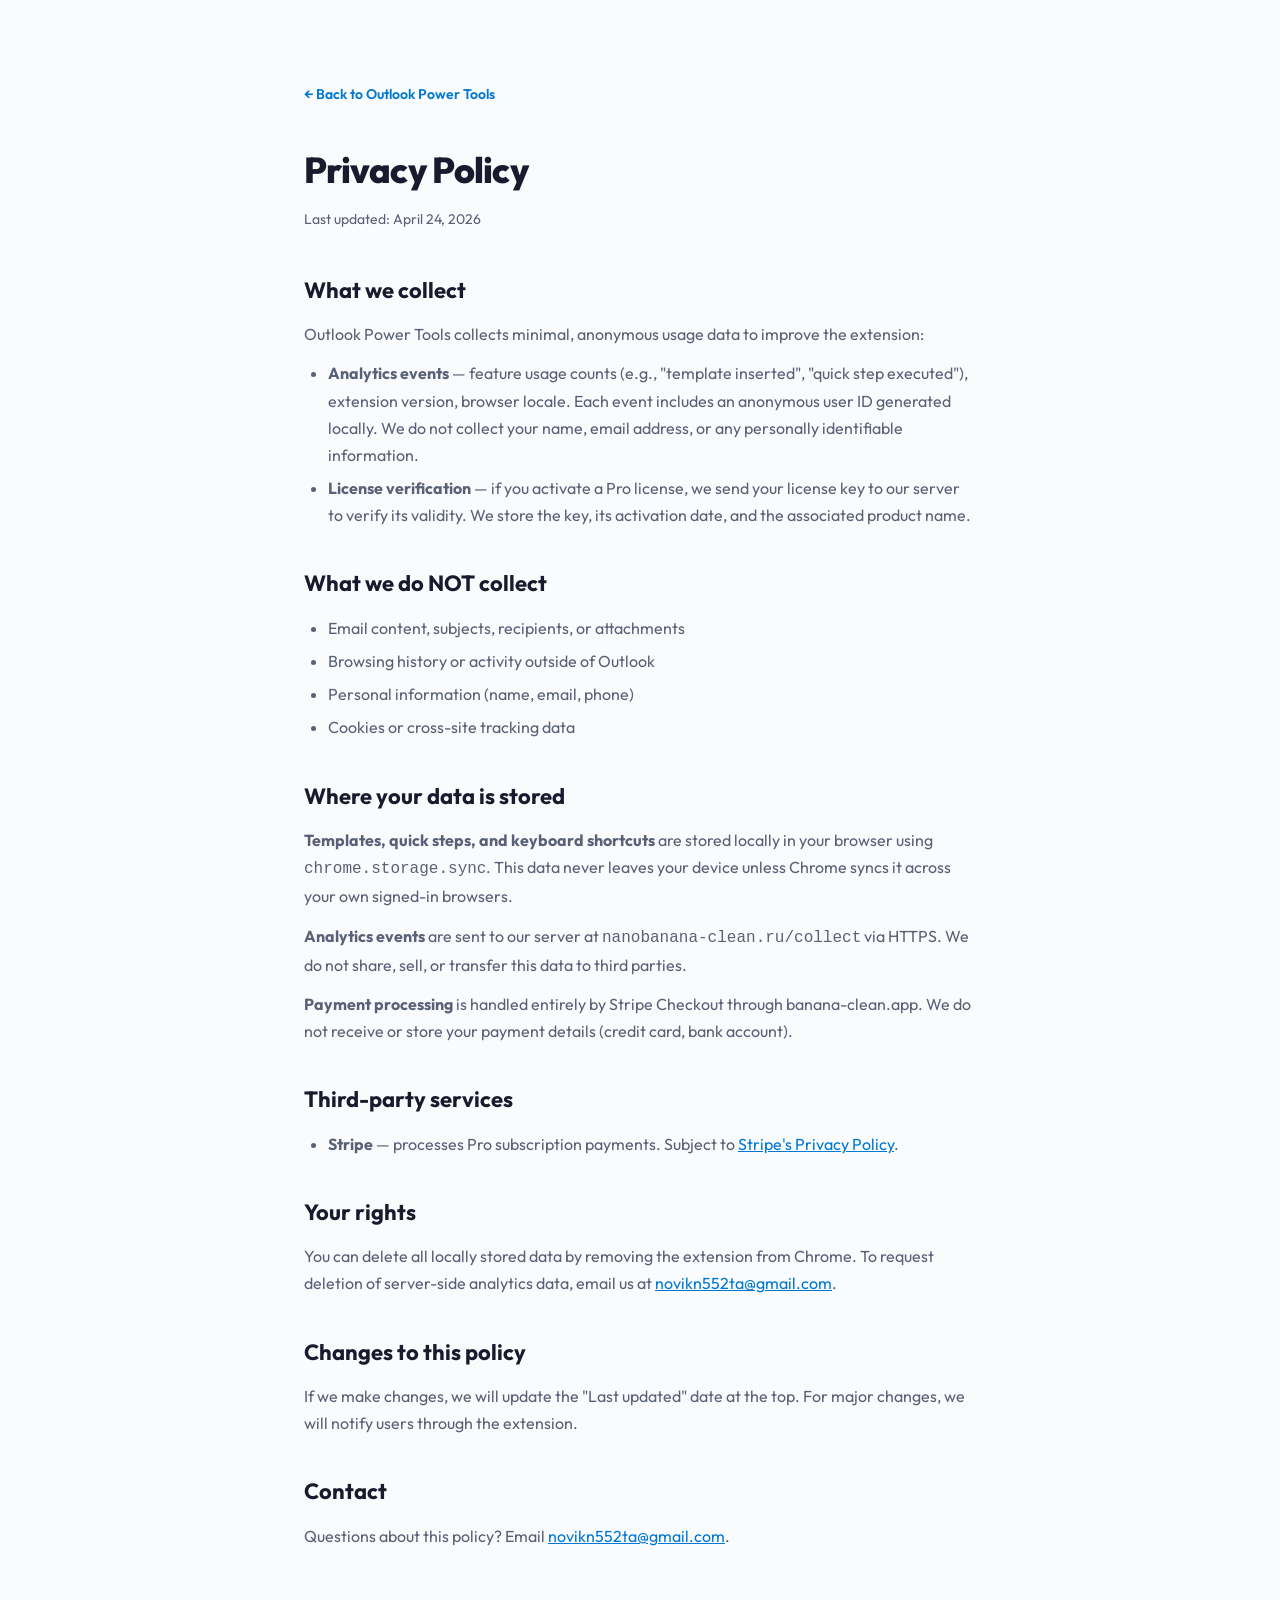
<file: privacy.html>
<!DOCTYPE html>
<html lang="en">
<head>
  <meta charset="UTF-8">
  <meta name="viewport" content="width=device-width, initial-scale=1.0">
  <title>Privacy Policy — Outlook Power Tools</title>
  <meta name="description" content="Privacy policy for the Outlook Power Tools Chrome extension.">
  <link rel="canonical" href="https://outlookpowertools.com/privacy.html">
  <link rel="icon" type="image/png" sizes="48x48" href="icon48.png">
  <link rel="preconnect" href="https://fonts.googleapis.com">
  <link rel="preconnect" href="https://fonts.gstatic.com" crossorigin>
  <link href="https://fonts.googleapis.com/css2?family=Outfit:wght@400;500;600;700&family=Source+Serif+4:wght@400;600&display=swap" rel="stylesheet">
  <style>
    *, *::before, *::after { margin: 0; padding: 0; box-sizing: border-box; }
    :root {
      --blue: #0078D4; --text: #1A1A2E; --text-secondary: #5A6078;
      --bg: #FAFBFC; --surface: #FFFFFF; --border: #E2E6ED;
    }
    body {
      font-family: 'Outfit', sans-serif; background: var(--bg);
      color: var(--text); line-height: 1.7; -webkit-font-smoothing: antialiased;
    }
    .container {
      max-width: 720px; margin: 0 auto;
      padding: 80px 24px 60px;
    }
    a { color: var(--blue); }
    h1 { font-size: 36px; font-weight: 800; letter-spacing: -0.02em; margin-bottom: 8px; }
    .updated { font-size: 14px; color: var(--text-secondary); margin-bottom: 40px; }
    h2 { font-size: 22px; font-weight: 700; margin: 36px 0 12px; }
    p, li { font-size: 16px; color: var(--text-secondary); margin-bottom: 12px; }
    ul { padding-left: 24px; }
    li { margin-bottom: 6px; }
    .back {
      display: inline-block; margin-bottom: 32px;
      font-size: 14px; font-weight: 600; color: var(--blue);
      text-decoration: none;
    }
    .back:hover { text-decoration: underline; }
  </style>
</head>
<body>
<div class="container">
  <a href="/" class="back">&larr; Back to Outlook Power Tools</a>
  <h1>Privacy Policy</h1>
  <p class="updated">Last updated: April 24, 2026</p>

  <h2>What we collect</h2>
  <p>Outlook Power Tools collects minimal, anonymous usage data to improve the extension:</p>
  <ul>
    <li><strong>Analytics events</strong> — feature usage counts (e.g., "template inserted", "quick step executed"), extension version, browser locale. Each event includes an anonymous user ID generated locally. We do not collect your name, email address, or any personally identifiable information.</li>
    <li><strong>License verification</strong> — if you activate a Pro license, we send your license key to our server to verify its validity. We store the key, its activation date, and the associated product name.</li>
  </ul>

  <h2>What we do NOT collect</h2>
  <ul>
    <li>Email content, subjects, recipients, or attachments</li>
    <li>Browsing history or activity outside of Outlook</li>
    <li>Personal information (name, email, phone)</li>
    <li>Cookies or cross-site tracking data</li>
  </ul>

  <h2>Where your data is stored</h2>
  <p><strong>Templates, quick steps, and keyboard shortcuts</strong> are stored locally in your browser using <code>chrome.storage.sync</code>. This data never leaves your device unless Chrome syncs it across your own signed-in browsers.</p>
  <p><strong>Analytics events</strong> are sent to our server at <code>nanobanana-clean.ru/collect</code> via HTTPS. We do not share, sell, or transfer this data to third parties.</p>
  <p><strong>Payment processing</strong> is handled entirely by Stripe Checkout through banana-clean.app. We do not receive or store your payment details (credit card, bank account).</p>

  <h2>Third-party services</h2>
  <ul>
    <li><strong>Stripe</strong> — processes Pro subscription payments. Subject to <a href="https://stripe.com/privacy" target="_blank" rel="noopener">Stripe's Privacy Policy</a>.</li>
  </ul>

  <h2>Your rights</h2>
  <p>You can delete all locally stored data by removing the extension from Chrome. To request deletion of server-side analytics data, email us at <a href="mailto:novikn552ta@gmail.com">novikn552ta@gmail.com</a>.</p>

  <h2>Changes to this policy</h2>
  <p>If we make changes, we will update the "Last updated" date at the top. For major changes, we will notify users through the extension.</p>

  <h2>Contact</h2>
  <p>Questions about this policy? Email <a href="mailto:novikn552ta@gmail.com">novikn552ta@gmail.com</a>.</p>
</div>
</body>
</html>
</file>
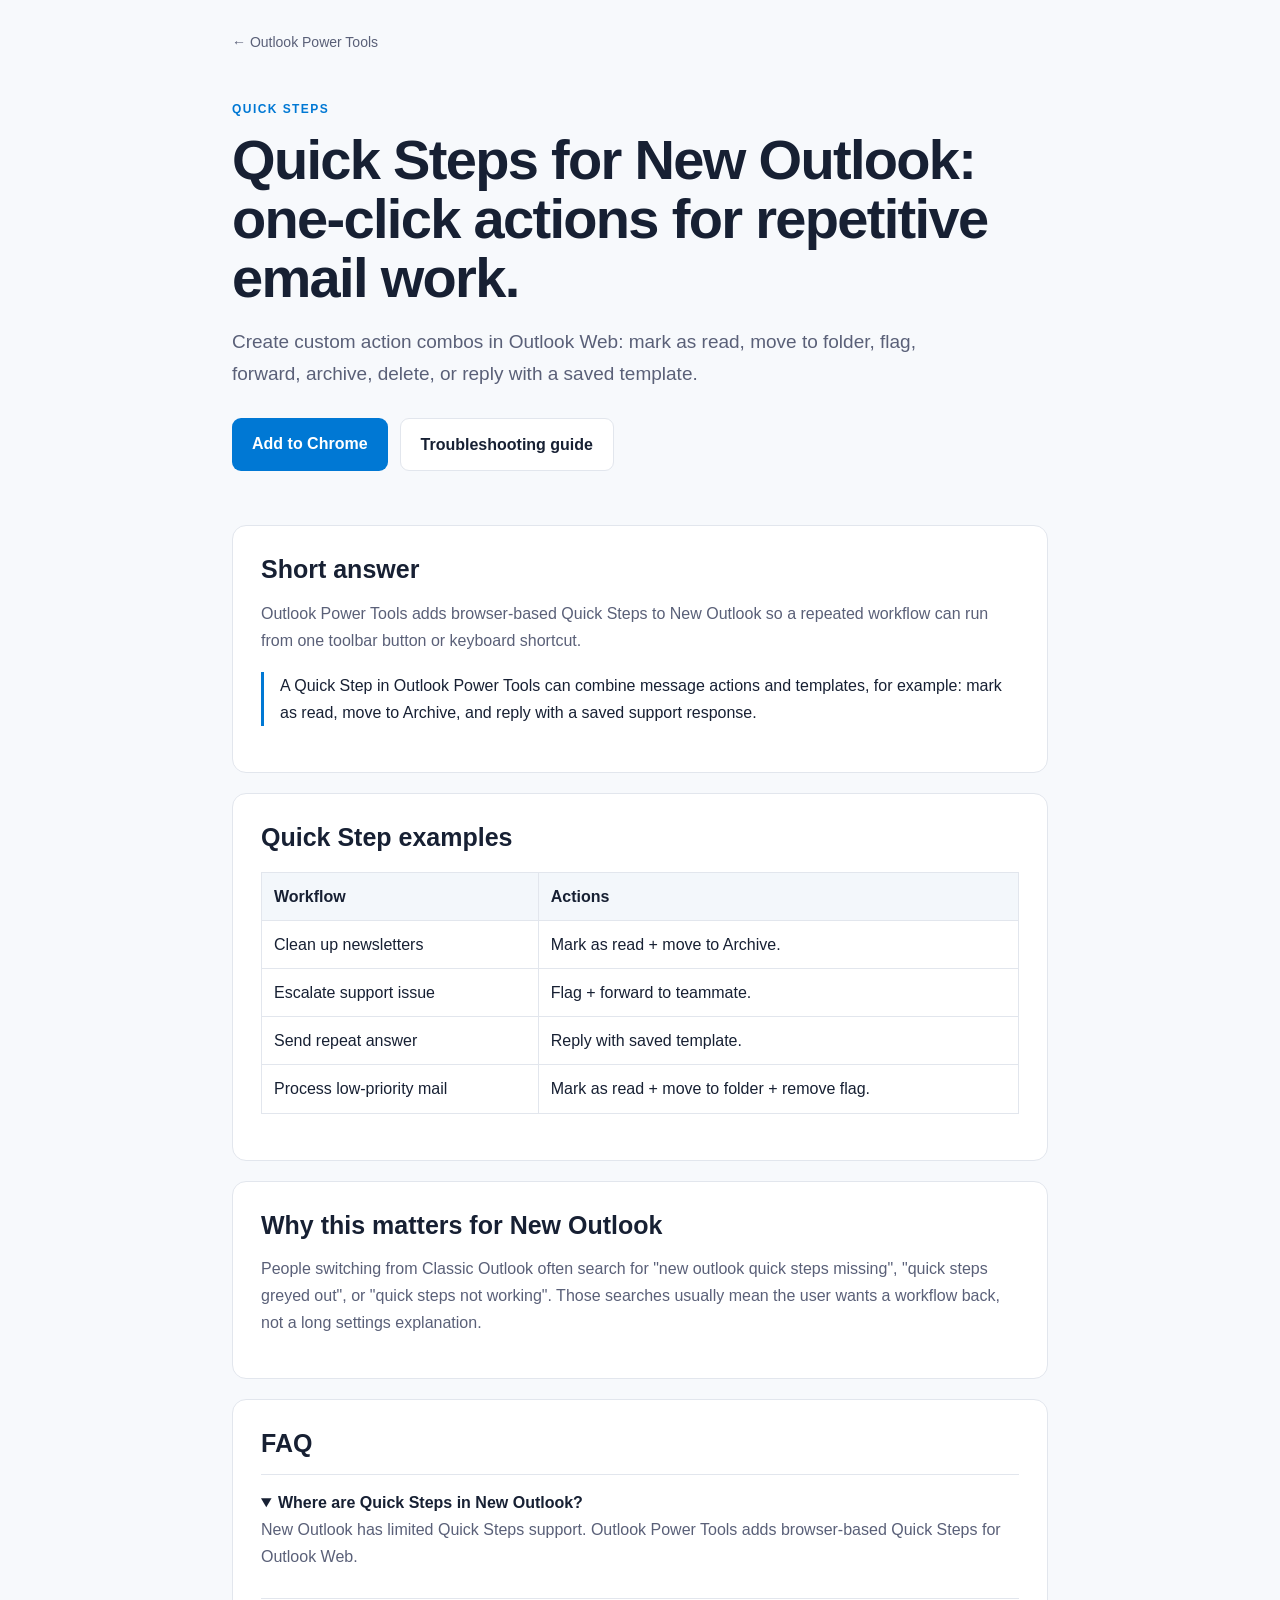
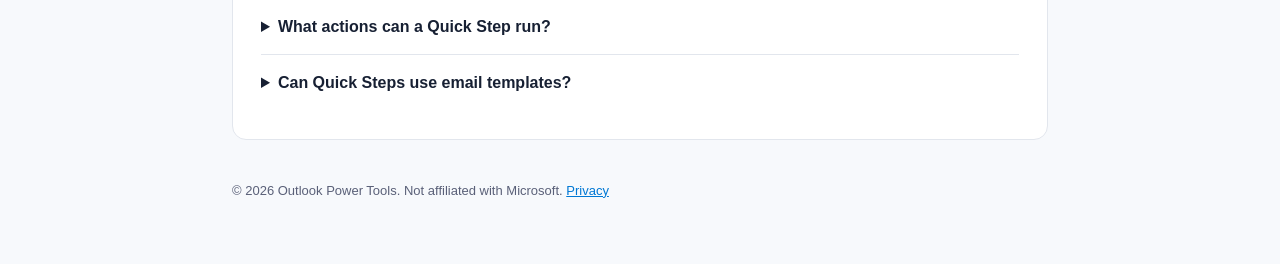
<file: quick-steps.html>
<!DOCTYPE html>
<html lang="en">
<head>
  <meta charset="UTF-8">
  <meta name="viewport" content="width=device-width, initial-scale=1.0">
  <title>Quick Steps for New Outlook - One-Click Actions</title>
  <meta name="description" content="Quick Steps missing or greyed out in New Outlook? Create one-click actions for move, flag, archive, delete, and reply-with-template workflows.">
  <link rel="canonical" href="https://outlookpowertools.com/quick-steps">
  <meta name="robots" content="index, follow, max-image-preview:large">
  <meta property="og:title" content="Quick Steps for New Outlook">
  <meta property="og:description" content="Restore one-click email actions in New Outlook with browser-based Quick Steps.">
  <meta property="og:type" content="article">
  <meta property="og:url" content="https://outlookpowertools.com/quick-steps">
  <meta property="og:image" content="https://outlookpowertools.com/og-image.png">
  <link rel="stylesheet" href="/seo-page.css">
  <script type="application/ld+json">
  {
    "@context": "https://schema.org",
    "@graph": [
      {
        "@type": "Organization",
        "@id": "https://outlookpowertools.com/#organization",
        "name": "Outlook Power Tools",
        "url": "https://outlookpowertools.com/",
        "logo": "https://outlookpowertools.com/og-image.png"
      },
      {
        "@type": "BreadcrumbList",
        "itemListElement": [
          { "@type": "ListItem", "position": 1, "name": "Home", "item": "https://outlookpowertools.com/" },
          { "@type": "ListItem", "position": 2, "name": "Quick Steps", "item": "https://outlookpowertools.com/quick-steps" }
        ]
      },
      {
        "@type": "Article",
        "headline": "Quick Steps for New Outlook - One-Click Email Actions",
        "description": "How Outlook Power Tools restores Quick Steps-style workflows in New Outlook.",
        "datePublished": "2026-04-24",
        "dateModified": "2026-04-24",
        "author": { "@type": "Organization", "name": "Outlook Power Tools", "url": "https://outlookpowertools.com/" },
        "publisher": { "@type": "Organization", "name": "Outlook Power Tools", "url": "https://outlookpowertools.com/" },
        "mainEntityOfPage": "https://outlookpowertools.com/quick-steps"
      },
      {
        "@type": "FAQPage",
        "mainEntity": [
          { "@type": "Question", "name": "Where are Quick Steps in New Outlook?", "acceptedAnswer": { "@type": "Answer", "text": "New Outlook has limited Quick Steps support. Outlook Power Tools adds browser-based Quick Steps that work directly in Outlook Web." } },
          { "@type": "Question", "name": "What actions can a Quick Step run?", "acceptedAnswer": { "@type": "Answer", "text": "A Quick Step can mark messages as read, move to a folder, flag, unflag, forward, reply with a template, archive, or delete." } },
          { "@type": "Question", "name": "Can Quick Steps use email templates?", "acceptedAnswer": { "@type": "Answer", "text": "Yes. A Quick Step can reply with a saved template, which is useful for support, sales, scheduling, and operations workflows." } }
        ]
      }
    ]
  }
  </script>
</head>
<body>
<header>
  <a class="back" href="/">&larr; Outlook Power Tools</a>
  <p class="eyebrow">Quick Steps</p>
  <h1>Quick Steps for New Outlook: one-click actions for repetitive email work.</h1>
  <p class="lead">Create custom action combos in Outlook Web: mark as read, move to folder, flag, forward, archive, delete, or reply with a saved template.</p>
  <div class="cta-row">
    <a class="btn" href="https://chromewebstore.google.com/detail/outlook-power-tools/bdeggncnolenmmhnhadpdlggnkkjfmhn">Add to Chrome</a>
    <a class="btn secondary" href="/blog/outlook-quick-steps-missing">Troubleshooting guide</a>
  </div>
</header>
<main>
  <section>
    <h2>Short answer</h2>
    <p>Outlook Power Tools adds browser-based Quick Steps to New Outlook so a repeated workflow can run from one toolbar button or keyboard shortcut.</p>
    <blockquote>A Quick Step in Outlook Power Tools can combine message actions and templates, for example: mark as read, move to Archive, and reply with a saved support response.</blockquote>
  </section>
  <section>
    <h2>Quick Step examples</h2>
    <table>
      <tr><th>Workflow</th><th>Actions</th></tr>
      <tr><td>Clean up newsletters</td><td>Mark as read + move to Archive.</td></tr>
      <tr><td>Escalate support issue</td><td>Flag + forward to teammate.</td></tr>
      <tr><td>Send repeat answer</td><td>Reply with saved template.</td></tr>
      <tr><td>Process low-priority mail</td><td>Mark as read + move to folder + remove flag.</td></tr>
    </table>
  </section>
  <section>
    <h2>Why this matters for New Outlook</h2>
    <p>People switching from Classic Outlook often search for "new outlook quick steps missing", "quick steps greyed out", or "quick steps not working". Those searches usually mean the user wants a workflow back, not a long settings explanation.</p>
  </section>
  <section class="faq">
    <h2>FAQ</h2>
    <details open><summary>Where are Quick Steps in New Outlook?</summary><p>New Outlook has limited Quick Steps support. Outlook Power Tools adds browser-based Quick Steps for Outlook Web.</p></details>
    <details><summary>What actions can a Quick Step run?</summary><p>Move, flag, unflag, forward, reply with a template, archive, delete, and mark as read.</p></details>
    <details><summary>Can Quick Steps use email templates?</summary><p>Yes. A Quick Step can reply with a saved template.</p></details>
  </section>
</main>
<footer>
  <p>&copy; 2026 Outlook Power Tools. Not affiliated with Microsoft. <a href="/privacy.html">Privacy</a></p>
</footer>
</body>
</html>
</file>
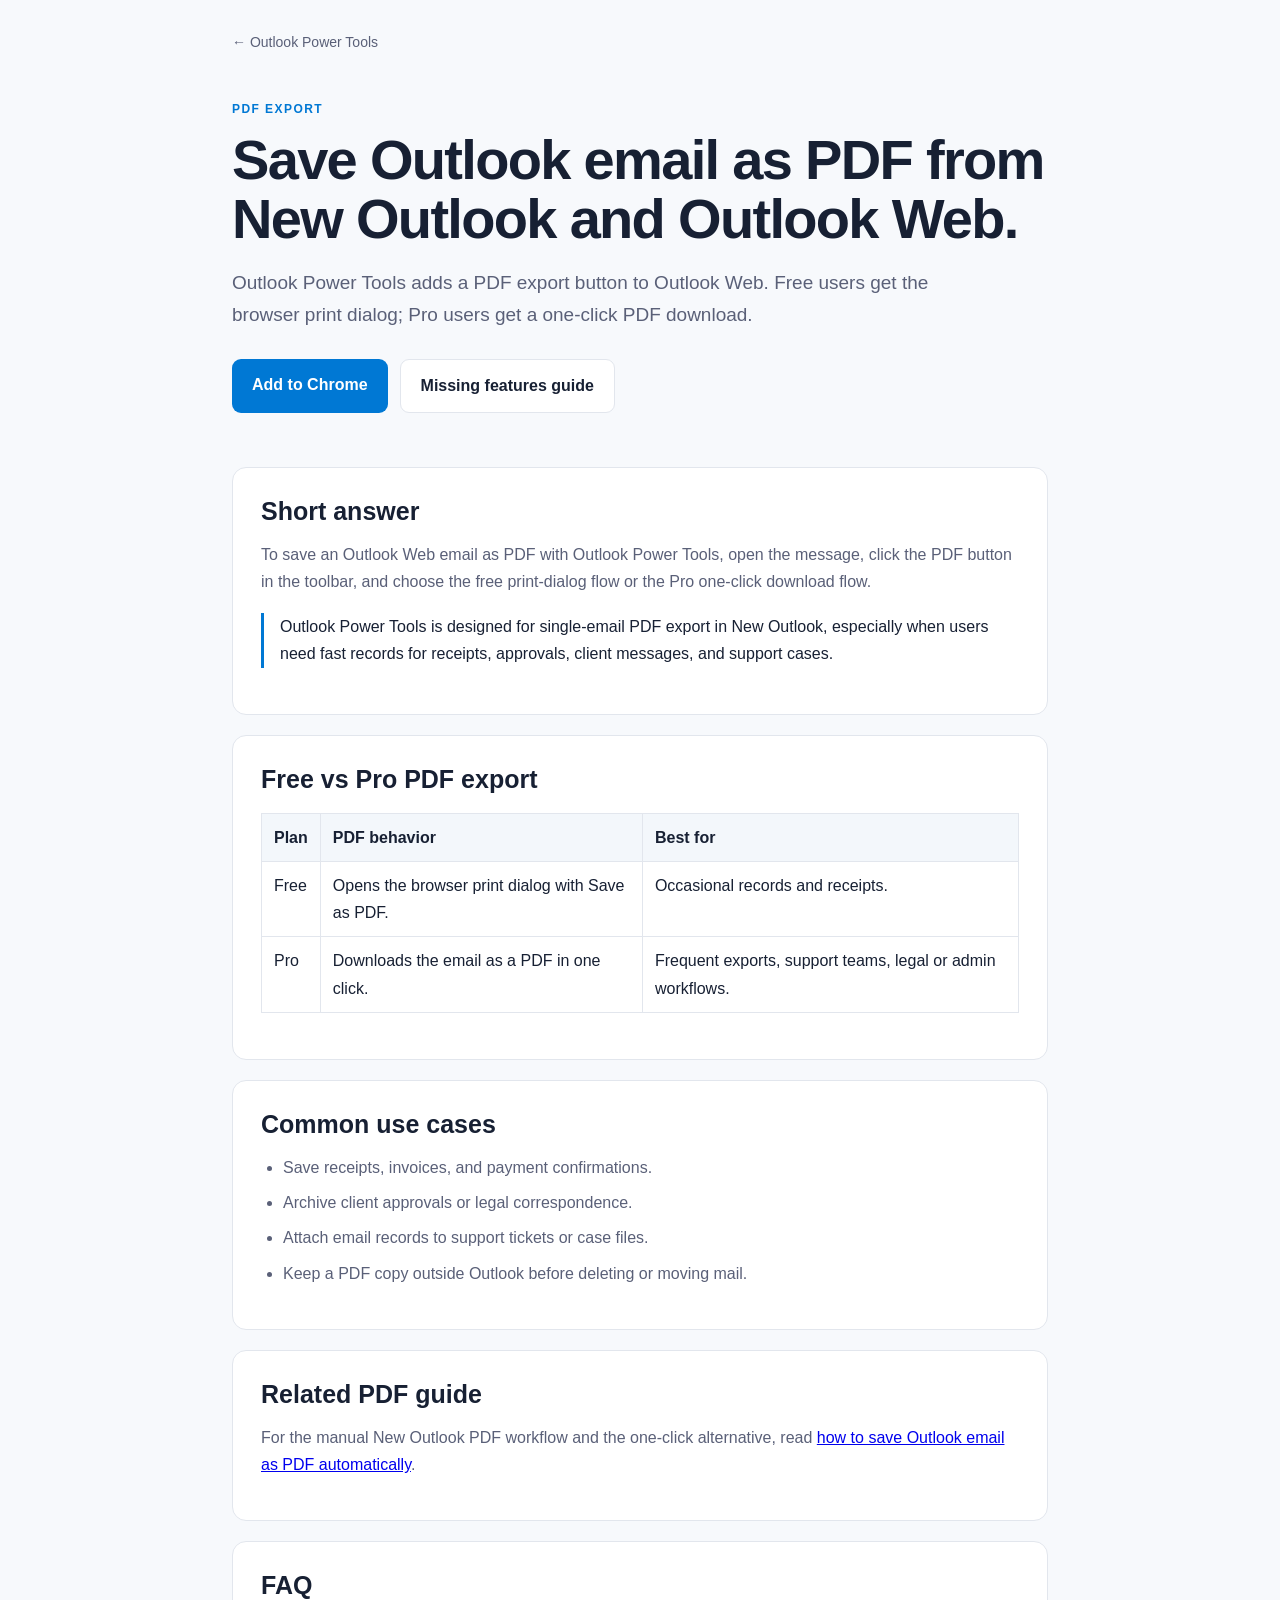
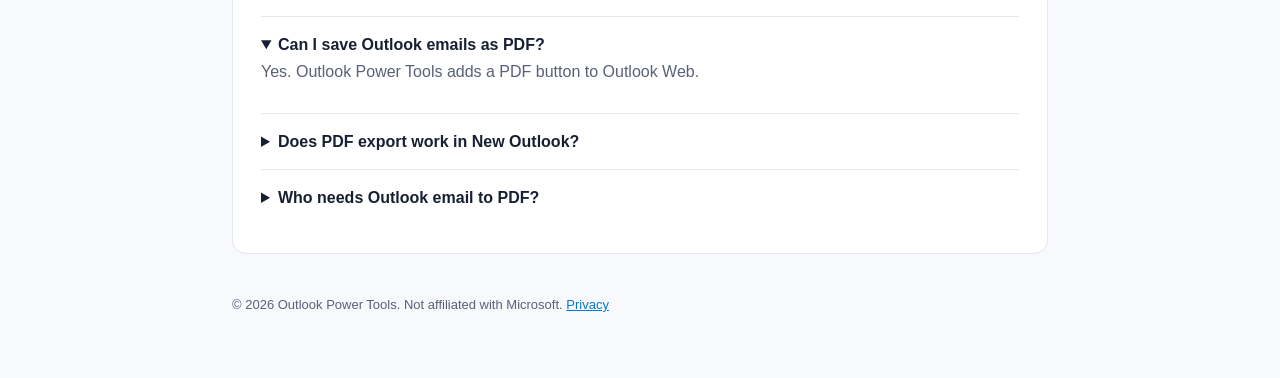
<file: save-outlook-email-as-pdf.html>
<!DOCTYPE html>
<html lang="en">
<head>
  <meta charset="UTF-8">
  <meta name="viewport" content="width=device-width, initial-scale=1.0">
  <title>Save Outlook Email as PDF in New Outlook</title>
  <meta name="description" content="Save Outlook email as PDF from Outlook Web. Use print-dialog export for free or one-click PDF download with Outlook Power Tools Pro.">
  <link rel="canonical" href="https://outlookpowertools.com/save-outlook-email-as-pdf">
  <meta name="robots" content="index, follow, max-image-preview:large">
  <meta property="og:title" content="Save Outlook Email as PDF in New Outlook">
  <meta property="og:description" content="Export Outlook Web emails to PDF with a toolbar button.">
  <meta property="og:type" content="article">
  <meta property="og:url" content="https://outlookpowertools.com/save-outlook-email-as-pdf">
  <meta property="og:image" content="https://outlookpowertools.com/og-image.png">
  <link rel="stylesheet" href="/seo-page.css">
  <script type="application/ld+json">
  {
    "@context": "https://schema.org",
    "@graph": [
      {
        "@type": "Organization",
        "@id": "https://outlookpowertools.com/#organization",
        "name": "Outlook Power Tools",
        "url": "https://outlookpowertools.com/",
        "logo": "https://outlookpowertools.com/og-image.png"
      },
      {
        "@type": "BreadcrumbList",
        "itemListElement": [
          { "@type": "ListItem", "position": 1, "name": "Home", "item": "https://outlookpowertools.com/" },
          { "@type": "ListItem", "position": 2, "name": "Save Outlook Email as PDF", "item": "https://outlookpowertools.com/save-outlook-email-as-pdf" }
        ]
      },
      {
        "@type": "Article",
        "headline": "Save Outlook Email as PDF in New Outlook",
        "description": "How Outlook Power Tools exports Outlook Web emails to PDF.",
        "datePublished": "2026-04-24",
        "dateModified": "2026-04-24",
        "author": { "@type": "Organization", "name": "Outlook Power Tools", "url": "https://outlookpowertools.com/" },
        "publisher": { "@type": "Organization", "name": "Outlook Power Tools", "url": "https://outlookpowertools.com/" },
        "mainEntityOfPage": "https://outlookpowertools.com/save-outlook-email-as-pdf"
      },
      {
        "@type": "FAQPage",
        "mainEntity": [
          { "@type": "Question", "name": "Can I save Outlook emails as PDF?", "acceptedAnswer": { "@type": "Answer", "text": "Yes. Outlook Power Tools adds a PDF button to Outlook Web. Free users can export through the browser print dialog; Pro users can download a PDF in one click." } },
          { "@type": "Question", "name": "Does PDF export work in New Outlook?", "acceptedAnswer": { "@type": "Answer", "text": "Yes. It works in New Outlook through outlook.live.com, outlook.office.com, and outlook.office365.com." } },
          { "@type": "Question", "name": "Who needs Outlook email to PDF?", "acceptedAnswer": { "@type": "Answer", "text": "PDF export is useful for receipts, legal records, support cases, client approvals, invoices, and any email that needs to be archived outside Outlook." } }
        ]
      }
    ]
  }
  </script>
</head>
<body>
<header>
  <a class="back" href="/">&larr; Outlook Power Tools</a>
  <p class="eyebrow">PDF export</p>
  <h1>Save Outlook email as PDF from New Outlook and Outlook Web.</h1>
  <p class="lead">Outlook Power Tools adds a PDF export button to Outlook Web. Free users get the browser print dialog; Pro users get a one-click PDF download.</p>
  <div class="cta-row">
    <a class="btn" href="https://chromewebstore.google.com/detail/outlook-power-tools/bdeggncnolenmmhnhadpdlggnkkjfmhn">Add to Chrome</a>
    <a class="btn secondary" href="/new-outlook-missing-features">Missing features guide</a>
  </div>
</header>
<main>
  <section>
    <h2>Short answer</h2>
    <p>To save an Outlook Web email as PDF with Outlook Power Tools, open the message, click the PDF button in the toolbar, and choose the free print-dialog flow or the Pro one-click download flow.</p>
    <blockquote>Outlook Power Tools is designed for single-email PDF export in New Outlook, especially when users need fast records for receipts, approvals, client messages, and support cases.</blockquote>
  </section>
  <section>
    <h2>Free vs Pro PDF export</h2>
    <table>
      <tr><th>Plan</th><th>PDF behavior</th><th>Best for</th></tr>
      <tr><td>Free</td><td>Opens the browser print dialog with Save as PDF.</td><td>Occasional records and receipts.</td></tr>
      <tr><td>Pro</td><td>Downloads the email as a PDF in one click.</td><td>Frequent exports, support teams, legal or admin workflows.</td></tr>
    </table>
  </section>
  <section>
    <h2>Common use cases</h2>
    <ul>
      <li>Save receipts, invoices, and payment confirmations.</li>
      <li>Archive client approvals or legal correspondence.</li>
      <li>Attach email records to support tickets or case files.</li>
      <li>Keep a PDF copy outside Outlook before deleting or moving mail.</li>
    </ul>
  </section>
  <section>
    <h2>Related PDF guide</h2>
    <p>For the manual New Outlook PDF workflow and the one-click alternative, read <a href="/blog/save-outlook-email-as-pdf-automatically">how to save Outlook email as PDF automatically</a>.</p>
  </section>
  <section class="faq">
    <h2>FAQ</h2>
    <details open><summary>Can I save Outlook emails as PDF?</summary><p>Yes. Outlook Power Tools adds a PDF button to Outlook Web.</p></details>
    <details><summary>Does PDF export work in New Outlook?</summary><p>Yes. It works in New Outlook through Outlook Web domains.</p></details>
    <details><summary>Who needs Outlook email to PDF?</summary><p>PDF export is useful for receipts, legal records, support cases, client approvals, and invoices.</p></details>
  </section>
</main>
<footer>
  <p>&copy; 2026 Outlook Power Tools. Not affiliated with Microsoft. <a href="/privacy.html">Privacy</a></p>
</footer>
</body>
</html>
</file>
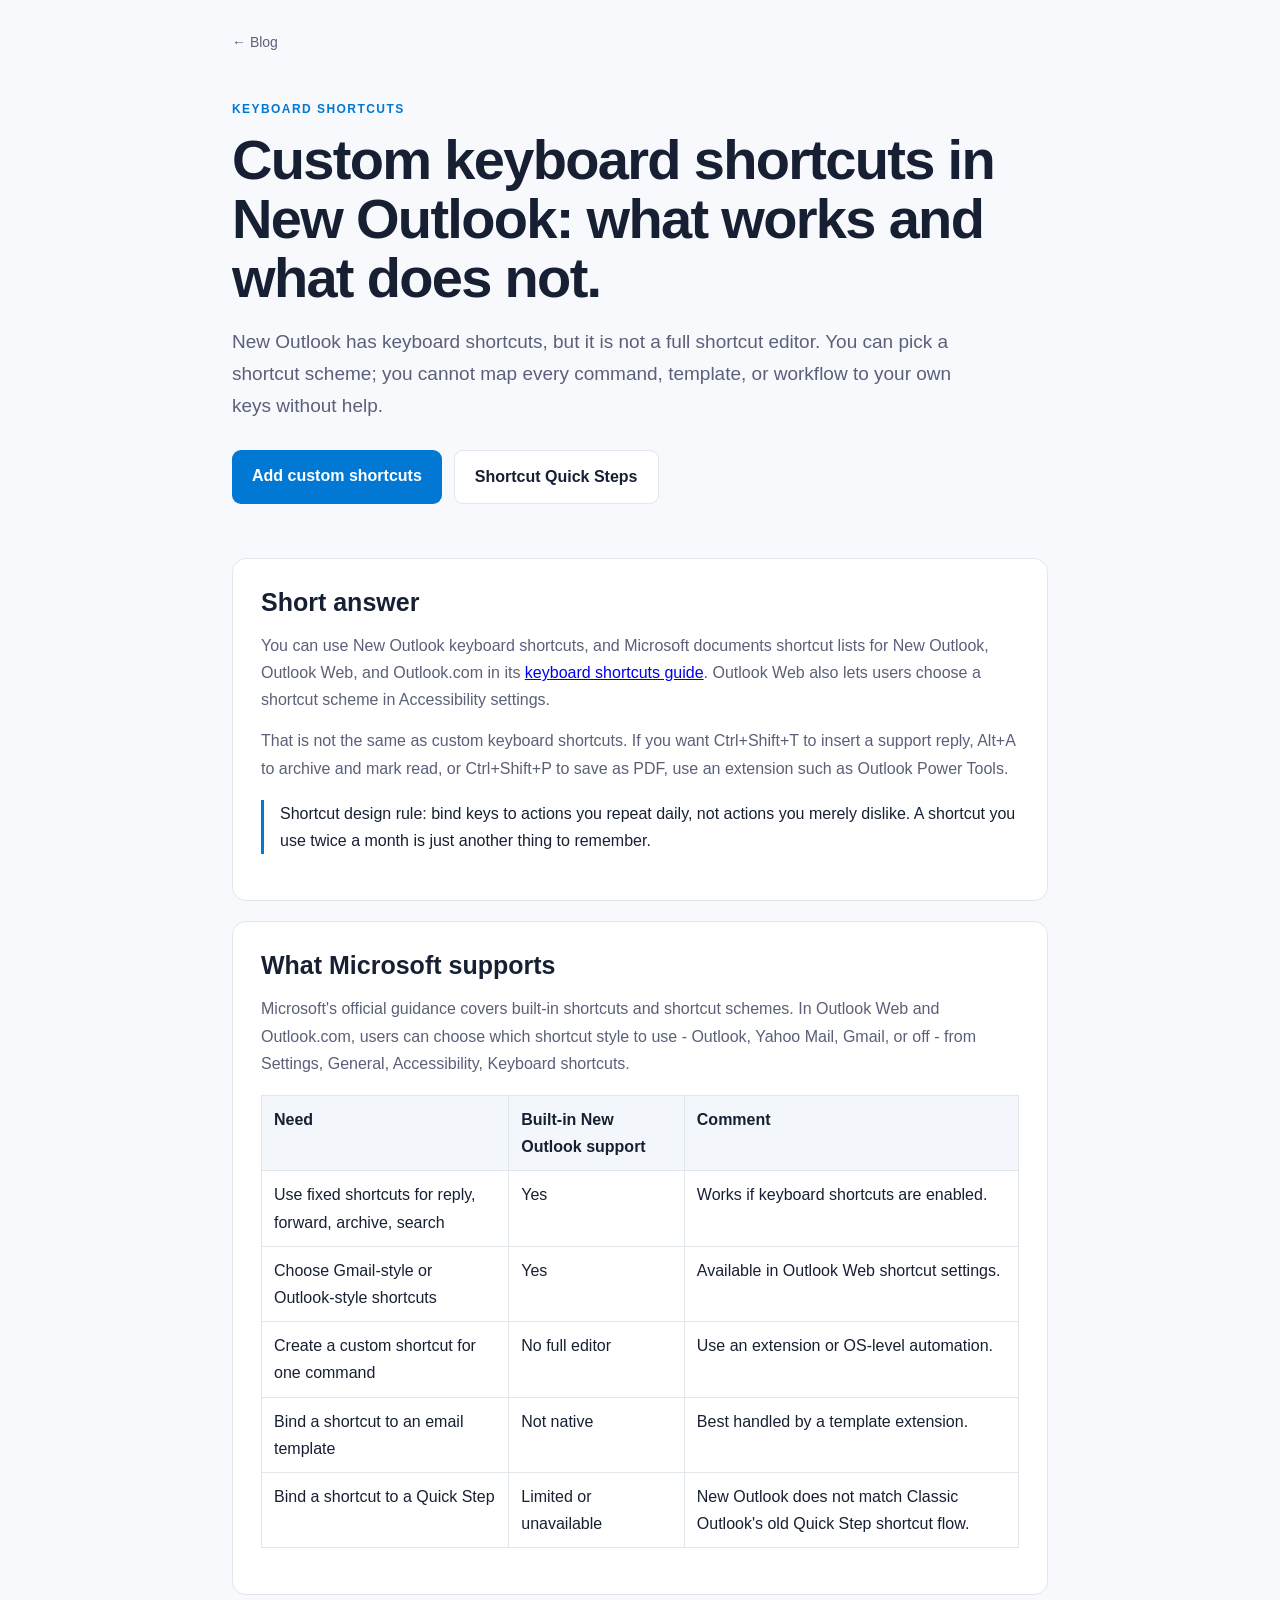
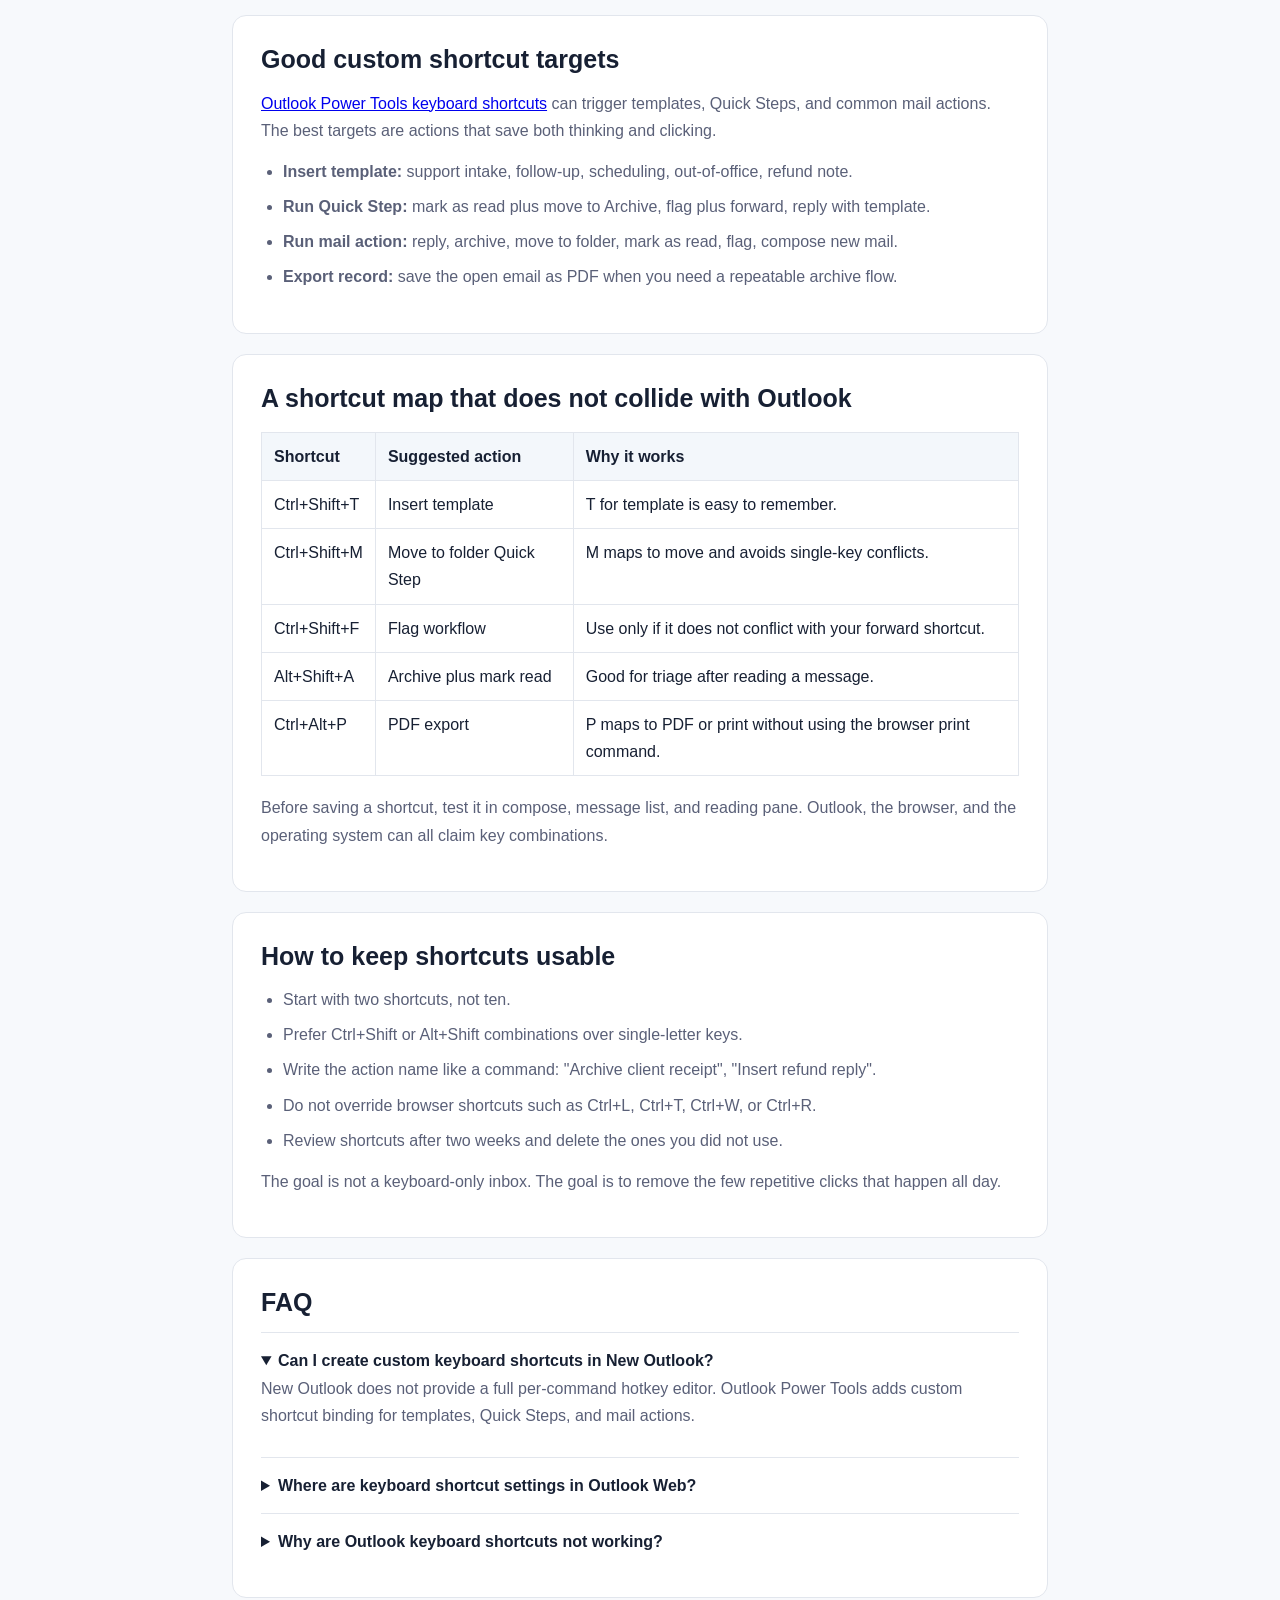
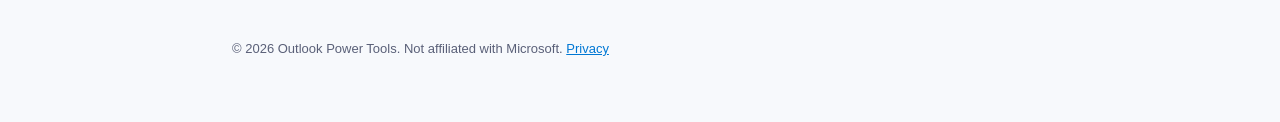
<file: blog/custom-keyboard-shortcuts-new-outlook.html>
<!DOCTYPE html>
<html lang="en">
<head>
  <meta charset="UTF-8">
  <meta name="viewport" content="width=device-width, initial-scale=1.0">
  <title>Custom Keyboard Shortcuts in New Outlook</title>
  <meta name="description" content="Can you create custom keyboard shortcuts in New Outlook? Learn what Microsoft supports, what cannot be changed, and how to add custom hotkeys.">
  <link rel="canonical" href="https://outlookpowertools.com/blog/custom-keyboard-shortcuts-new-outlook">
  <meta name="robots" content="index, follow, max-image-preview:large">
  <meta property="og:title" content="Custom Keyboard Shortcuts in New Outlook">
  <meta property="og:description" content="What New Outlook supports, where shortcut settings live, and how to add custom hotkeys for templates and Quick Steps.">
  <meta property="og:type" content="article">
  <meta property="og:url" content="https://outlookpowertools.com/blog/custom-keyboard-shortcuts-new-outlook">
  <meta property="og:image" content="https://outlookpowertools.com/og-image.png">
  <meta property="og:locale" content="en_US">
  <meta property="og:site_name" content="Outlook Power Tools">
  <link rel="stylesheet" href="/seo-page.css">
  <script type="application/ld+json">
  {
    "@context": "https://schema.org",
    "@graph": [
      { "@type": "Organization", "@id": "https://outlookpowertools.com/#organization", "name": "Outlook Power Tools", "url": "https://outlookpowertools.com/" },
      { "@type": "Article", "headline": "Custom Keyboard Shortcuts in New Outlook", "description": "How to manage New Outlook keyboard shortcuts and add custom hotkeys with a Chrome extension.", "datePublished": "2026-04-24", "dateModified": "2026-04-24", "author": { "@id": "https://outlookpowertools.com/#organization" }, "publisher": { "@id": "https://outlookpowertools.com/#organization" }, "mainEntityOfPage": "https://outlookpowertools.com/blog/custom-keyboard-shortcuts-new-outlook" },
      { "@type": "FAQPage", "mainEntity": [
        { "@type": "Question", "name": "Can I create custom keyboard shortcuts in New Outlook?", "acceptedAnswer": { "@type": "Answer", "text": "New Outlook lets users choose a shortcut scheme, but it does not provide a full per-command custom hotkey editor. A browser extension can add custom shortcuts for templates, Quick Steps, and Outlook actions." } },
        { "@type": "Question", "name": "Where are keyboard shortcut settings in Outlook Web?", "acceptedAnswer": { "@type": "Answer", "text": "Microsoft documents shortcut settings under Settings, General, Accessibility, Keyboard shortcuts in Outlook on the web and Outlook.com." } },
        { "@type": "Question", "name": "What can Outlook Power Tools shortcuts trigger?", "acceptedAnswer": { "@type": "Answer", "text": "Outlook Power Tools shortcuts can insert templates, trigger Quick Steps, or run common Outlook actions such as reply, archive, flag, move to folder, new mail, and mark as read." } }
      ] }
    ]
  }
  </script>
</head>
<body>
<header>
  <a class="back" href="/blog/">&larr; Blog</a>
  <p class="eyebrow">Keyboard shortcuts</p>
  <h1>Custom keyboard shortcuts in New Outlook: what works and what does not.</h1>
  <p class="lead">New Outlook has keyboard shortcuts, but it is not a full shortcut editor. You can pick a shortcut scheme; you cannot map every command, template, or workflow to your own keys without help.</p>
  <div class="cta-row">
    <a class="btn" href="/keyboard-shortcuts">Add custom shortcuts</a>
    <a class="btn secondary" href="/quick-steps">Shortcut Quick Steps</a>
  </div>
</header>
<main>
  <section>
    <h2>Short answer</h2>
    <p>You can use New Outlook keyboard shortcuts, and Microsoft documents shortcut lists for New Outlook, Outlook Web, and Outlook.com in its <a href="https://support.microsoft.com/en-us/office/keyboard-shortcuts-for-outlook-3cdeb221-7ae5-4c1d-8c1d-9e63216c1efd" rel="nofollow">keyboard shortcuts guide</a>. Outlook Web also lets users choose a shortcut scheme in Accessibility settings.</p>
    <p>That is not the same as custom keyboard shortcuts. If you want Ctrl+Shift+T to insert a support reply, Alt+A to archive and mark read, or Ctrl+Shift+P to save as PDF, use an extension such as Outlook Power Tools.</p>
    <blockquote>Shortcut design rule: bind keys to actions you repeat daily, not actions you merely dislike. A shortcut you use twice a month is just another thing to remember.</blockquote>
  </section>
  <section>
    <h2>What Microsoft supports</h2>
    <p>Microsoft's official guidance covers built-in shortcuts and shortcut schemes. In Outlook Web and Outlook.com, users can choose which shortcut style to use - Outlook, Yahoo Mail, Gmail, or off - from Settings, General, Accessibility, Keyboard shortcuts.</p>
    <table>
      <tr><th>Need</th><th>Built-in New Outlook support</th><th>Comment</th></tr>
      <tr><td>Use fixed shortcuts for reply, forward, archive, search</td><td>Yes</td><td>Works if keyboard shortcuts are enabled.</td></tr>
      <tr><td>Choose Gmail-style or Outlook-style shortcuts</td><td>Yes</td><td>Available in Outlook Web shortcut settings.</td></tr>
      <tr><td>Create a custom shortcut for one command</td><td>No full editor</td><td>Use an extension or OS-level automation.</td></tr>
      <tr><td>Bind a shortcut to an email template</td><td>Not native</td><td>Best handled by a template extension.</td></tr>
      <tr><td>Bind a shortcut to a Quick Step</td><td>Limited or unavailable</td><td>New Outlook does not match Classic Outlook's old Quick Step shortcut flow.</td></tr>
    </table>
  </section>
  <section>
    <h2>Good custom shortcut targets</h2>
    <p><a href="/keyboard-shortcuts">Outlook Power Tools keyboard shortcuts</a> can trigger templates, Quick Steps, and common mail actions. The best targets are actions that save both thinking and clicking.</p>
    <ul>
      <li><strong>Insert template:</strong> support intake, follow-up, scheduling, out-of-office, refund note.</li>
      <li><strong>Run Quick Step:</strong> mark as read plus move to Archive, flag plus forward, reply with template.</li>
      <li><strong>Run mail action:</strong> reply, archive, move to folder, mark as read, flag, compose new mail.</li>
      <li><strong>Export record:</strong> save the open email as PDF when you need a repeatable archive flow.</li>
    </ul>
  </section>
  <section>
    <h2>A shortcut map that does not collide with Outlook</h2>
    <table>
      <tr><th>Shortcut</th><th>Suggested action</th><th>Why it works</th></tr>
      <tr><td>Ctrl+Shift+T</td><td>Insert template</td><td>T for template is easy to remember.</td></tr>
      <tr><td>Ctrl+Shift+M</td><td>Move to folder Quick Step</td><td>M maps to move and avoids single-key conflicts.</td></tr>
      <tr><td>Ctrl+Shift+F</td><td>Flag workflow</td><td>Use only if it does not conflict with your forward shortcut.</td></tr>
      <tr><td>Alt+Shift+A</td><td>Archive plus mark read</td><td>Good for triage after reading a message.</td></tr>
      <tr><td>Ctrl+Alt+P</td><td>PDF export</td><td>P maps to PDF or print without using the browser print command.</td></tr>
    </table>
    <p>Before saving a shortcut, test it in compose, message list, and reading pane. Outlook, the browser, and the operating system can all claim key combinations.</p>
  </section>
  <section>
    <h2>How to keep shortcuts usable</h2>
    <ul>
      <li>Start with two shortcuts, not ten.</li>
      <li>Prefer Ctrl+Shift or Alt+Shift combinations over single-letter keys.</li>
      <li>Write the action name like a command: "Archive client receipt", "Insert refund reply".</li>
      <li>Do not override browser shortcuts such as Ctrl+L, Ctrl+T, Ctrl+W, or Ctrl+R.</li>
      <li>Review shortcuts after two weeks and delete the ones you did not use.</li>
    </ul>
    <p>The goal is not a keyboard-only inbox. The goal is to remove the few repetitive clicks that happen all day.</p>
  </section>
  <section class="faq">
    <h2>FAQ</h2>
    <details open><summary>Can I create custom keyboard shortcuts in New Outlook?</summary><p>New Outlook does not provide a full per-command hotkey editor. Outlook Power Tools adds custom shortcut binding for templates, Quick Steps, and mail actions.</p></details>
    <details><summary>Where are keyboard shortcut settings in Outlook Web?</summary><p>Go to Settings, General, Accessibility, then Keyboard shortcuts. You can choose the shortcut scheme or turn shortcuts off.</p></details>
    <details><summary>Why are Outlook keyboard shortcuts not working?</summary><p>They may be disabled, the wrong shortcut scheme may be selected, focus may be inside a compose field, or another app/browser shortcut may be intercepting the key combination.</p></details>
  </section>
</main>
<footer>
  <p>&copy; 2026 Outlook Power Tools. Not affiliated with Microsoft. <a href="/privacy.html">Privacy</a></p>
</footer>
</body>
</html>
</file>
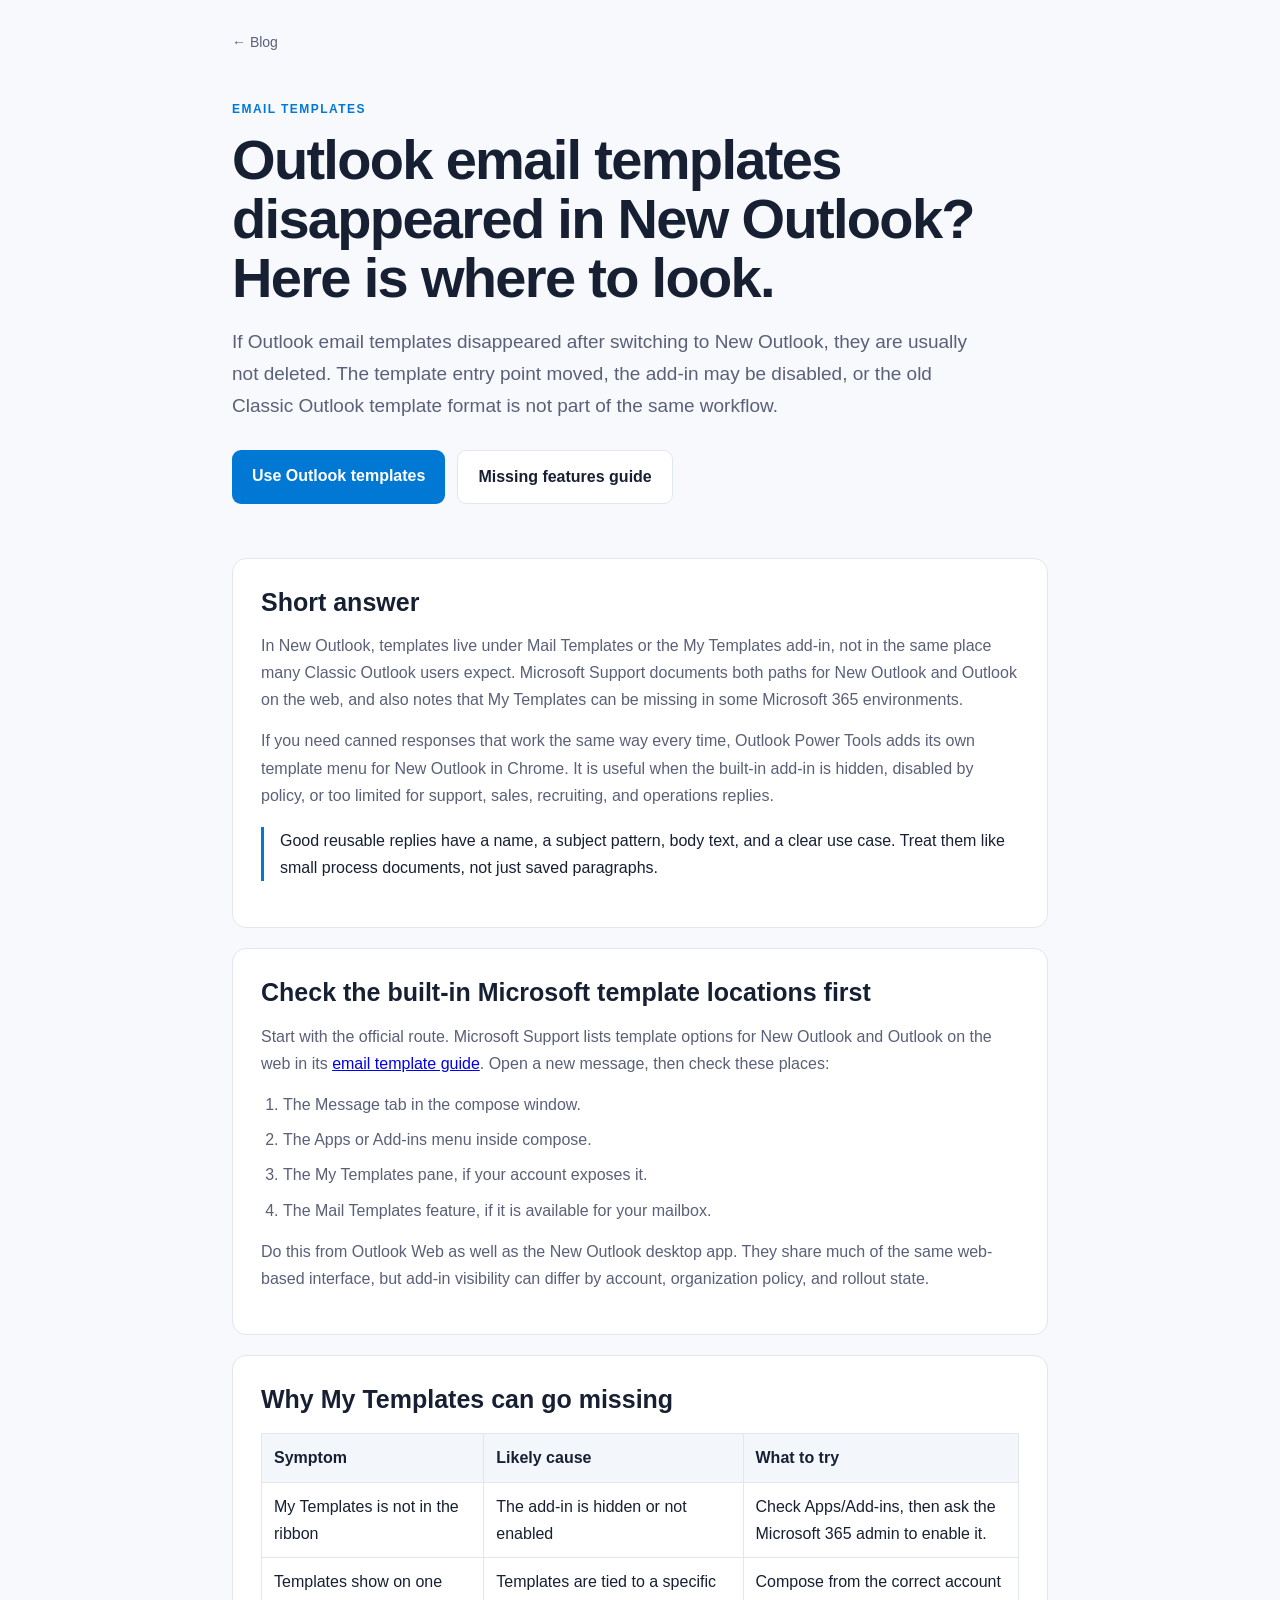
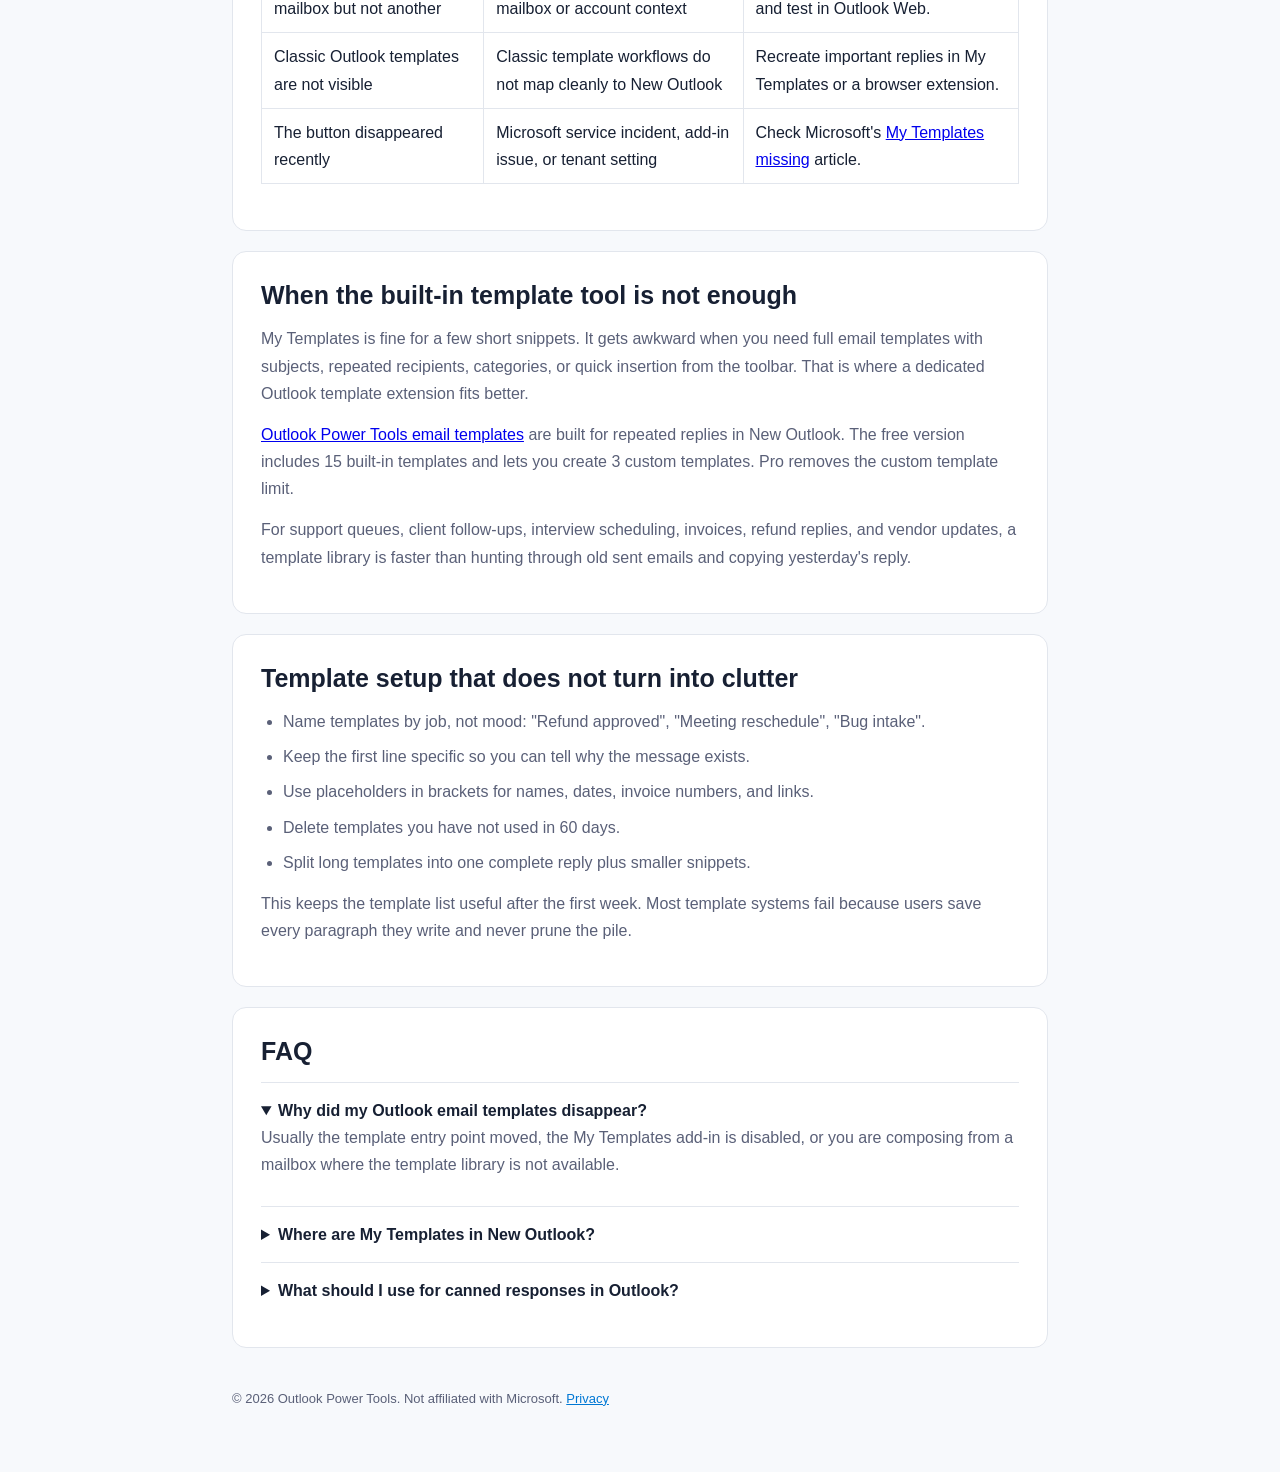
<file: blog/outlook-email-templates-disappeared.html>
<!DOCTYPE html>
<html lang="en">
<head>
  <meta charset="UTF-8">
  <meta name="viewport" content="width=device-width, initial-scale=1.0">
  <title>Outlook Email Templates Disappeared in New Outlook</title>
  <meta name="description" content="Outlook email templates disappeared in New Outlook? Learn where My Templates moved, why templates go missing, and how to restore reusable replies.">
  <link rel="canonical" href="https://outlookpowertools.com/blog/outlook-email-templates-disappeared">
  <meta name="robots" content="index, follow, max-image-preview:large">
  <meta property="og:title" content="Outlook Email Templates Disappeared in New Outlook">
  <meta property="og:description" content="Where My Templates moved, why templates go missing, and how to get reusable replies back in New Outlook.">
  <meta property="og:type" content="article">
  <meta property="og:url" content="https://outlookpowertools.com/blog/outlook-email-templates-disappeared">
  <meta property="og:image" content="https://outlookpowertools.com/og-image.png">
  <meta property="og:locale" content="en_US">
  <meta property="og:site_name" content="Outlook Power Tools">
  <link rel="stylesheet" href="/seo-page.css">
  <script type="application/ld+json">
  {
    "@context": "https://schema.org",
    "@graph": [
      { "@type": "Organization", "@id": "https://outlookpowertools.com/#organization", "name": "Outlook Power Tools", "url": "https://outlookpowertools.com/" },
      { "@type": "BreadcrumbList", "itemListElement": [
        { "@type": "ListItem", "position": 1, "name": "Blog", "item": "https://outlookpowertools.com/blog/" },
        { "@type": "ListItem", "position": 2, "name": "Outlook Email Templates Disappeared", "item": "https://outlookpowertools.com/blog/outlook-email-templates-disappeared" }
      ] },
      { "@type": "Article", "headline": "Outlook Email Templates Disappeared in New Outlook", "description": "Where Outlook email templates moved in New Outlook and how to restore reusable replies.", "datePublished": "2026-04-24", "dateModified": "2026-04-24", "author": { "@id": "https://outlookpowertools.com/#organization" }, "publisher": { "@id": "https://outlookpowertools.com/#organization" }, "mainEntityOfPage": "https://outlookpowertools.com/blog/outlook-email-templates-disappeared" },
      { "@type": "FAQPage", "mainEntity": [
        { "@type": "Question", "name": "Why did my Outlook email templates disappear?", "acceptedAnswer": { "@type": "Answer", "text": "Templates can appear missing after switching to New Outlook because template features moved into Mail Templates or the My Templates add-in, and availability depends on the mailbox and organization settings." } },
        { "@type": "Question", "name": "Where are My Templates in New Outlook?", "acceptedAnswer": { "@type": "Answer", "text": "Open a new message or reply, then check the Message tab, Apps menu, or Add-ins menu for My Templates. In some organizations the add-in must be enabled by an admin." } },
        { "@type": "Question", "name": "Can I use reusable replies in New Outlook without My Templates?", "acceptedAnswer": { "@type": "Answer", "text": "Yes. Outlook Power Tools adds reusable email templates, canned responses, saved replies, and snippets directly inside Outlook Web in Chrome." } }
      ] }
    ]
  }
  </script>
</head>
<body>
<header>
  <a class="back" href="/blog/">&larr; Blog</a>
  <p class="eyebrow">Email templates</p>
  <h1>Outlook email templates disappeared in New Outlook? Here is where to look.</h1>
  <p class="lead">If Outlook email templates disappeared after switching to New Outlook, they are usually not deleted. The template entry point moved, the add-in may be disabled, or the old Classic Outlook template format is not part of the same workflow.</p>
  <div class="cta-row">
    <a class="btn" href="/email-templates">Use Outlook templates</a>
    <a class="btn secondary" href="/new-outlook-missing-features">Missing features guide</a>
  </div>
</header>
<main>
  <section>
    <h2>Short answer</h2>
    <p>In New Outlook, templates live under Mail Templates or the My Templates add-in, not in the same place many Classic Outlook users expect. Microsoft Support documents both paths for New Outlook and Outlook on the web, and also notes that My Templates can be missing in some Microsoft 365 environments.</p>
    <p>If you need canned responses that work the same way every time, Outlook Power Tools adds its own template menu for New Outlook in Chrome. It is useful when the built-in add-in is hidden, disabled by policy, or too limited for support, sales, recruiting, and operations replies.</p>
    <blockquote>Good reusable replies have a name, a subject pattern, body text, and a clear use case. Treat them like small process documents, not just saved paragraphs.</blockquote>
  </section>
  <section>
    <h2>Check the built-in Microsoft template locations first</h2>
    <p>Start with the official route. Microsoft Support lists template options for New Outlook and Outlook on the web in its <a href="https://support.microsoft.com/en-us/office/create-an-email-message-template-43ec7142-4dd0-4351-8727-bd0977b6b2d1" rel="nofollow">email template guide</a>. Open a new message, then check these places:</p>
    <ol>
      <li>The Message tab in the compose window.</li>
      <li>The Apps or Add-ins menu inside compose.</li>
      <li>The My Templates pane, if your account exposes it.</li>
      <li>The Mail Templates feature, if it is available for your mailbox.</li>
    </ol>
    <p>Do this from Outlook Web as well as the New Outlook desktop app. They share much of the same web-based interface, but add-in visibility can differ by account, organization policy, and rollout state.</p>
  </section>
  <section>
    <h2>Why My Templates can go missing</h2>
    <table>
      <tr><th>Symptom</th><th>Likely cause</th><th>What to try</th></tr>
      <tr><td>My Templates is not in the ribbon</td><td>The add-in is hidden or not enabled</td><td>Check Apps/Add-ins, then ask the Microsoft 365 admin to enable it.</td></tr>
      <tr><td>Templates show on one mailbox but not another</td><td>Templates are tied to a specific mailbox or account context</td><td>Compose from the correct account and test in Outlook Web.</td></tr>
      <tr><td>Classic Outlook templates are not visible</td><td>Classic template workflows do not map cleanly to New Outlook</td><td>Recreate important replies in My Templates or a browser extension.</td></tr>
      <tr><td>The button disappeared recently</td><td>Microsoft service incident, add-in issue, or tenant setting</td><td>Check Microsoft's <a href="https://support.microsoft.com/en-us/office/my-templates-are-missing-from-outlook-34967a7a-7a80-4d72-bb45-a43ecdc93678" rel="nofollow">My Templates missing</a> article.</td></tr>
    </table>
  </section>
  <section>
    <h2>When the built-in template tool is not enough</h2>
    <p>My Templates is fine for a few short snippets. It gets awkward when you need full email templates with subjects, repeated recipients, categories, or quick insertion from the toolbar. That is where a dedicated Outlook template extension fits better.</p>
    <p><a href="/email-templates">Outlook Power Tools email templates</a> are built for repeated replies in New Outlook. The free version includes 15 built-in templates and lets you create 3 custom templates. Pro removes the custom template limit.</p>
    <p>For support queues, client follow-ups, interview scheduling, invoices, refund replies, and vendor updates, a template library is faster than hunting through old sent emails and copying yesterday's reply.</p>
  </section>
  <section>
    <h2>Template setup that does not turn into clutter</h2>
    <ul>
      <li>Name templates by job, not mood: "Refund approved", "Meeting reschedule", "Bug intake".</li>
      <li>Keep the first line specific so you can tell why the message exists.</li>
      <li>Use placeholders in brackets for names, dates, invoice numbers, and links.</li>
      <li>Delete templates you have not used in 60 days.</li>
      <li>Split long templates into one complete reply plus smaller snippets.</li>
    </ul>
    <p>This keeps the template list useful after the first week. Most template systems fail because users save every paragraph they write and never prune the pile.</p>
  </section>
  <section class="faq">
    <h2>FAQ</h2>
    <details open><summary>Why did my Outlook email templates disappear?</summary><p>Usually the template entry point moved, the My Templates add-in is disabled, or you are composing from a mailbox where the template library is not available.</p></details>
    <details><summary>Where are My Templates in New Outlook?</summary><p>Open a compose window and check Message, Apps, or Add-ins. If it is not there, your Microsoft 365 admin may need to enable the add-in.</p></details>
    <details><summary>What should I use for canned responses in Outlook?</summary><p>For a few snippets, My Templates may be enough. For reusable replies with a cleaner workflow in Outlook Web, use a dedicated template extension such as Outlook Power Tools.</p></details>
  </section>
</main>
<footer>
  <p>&copy; 2026 Outlook Power Tools. Not affiliated with Microsoft. <a href="/privacy.html">Privacy</a></p>
</footer>
</body>
</html>
</file>
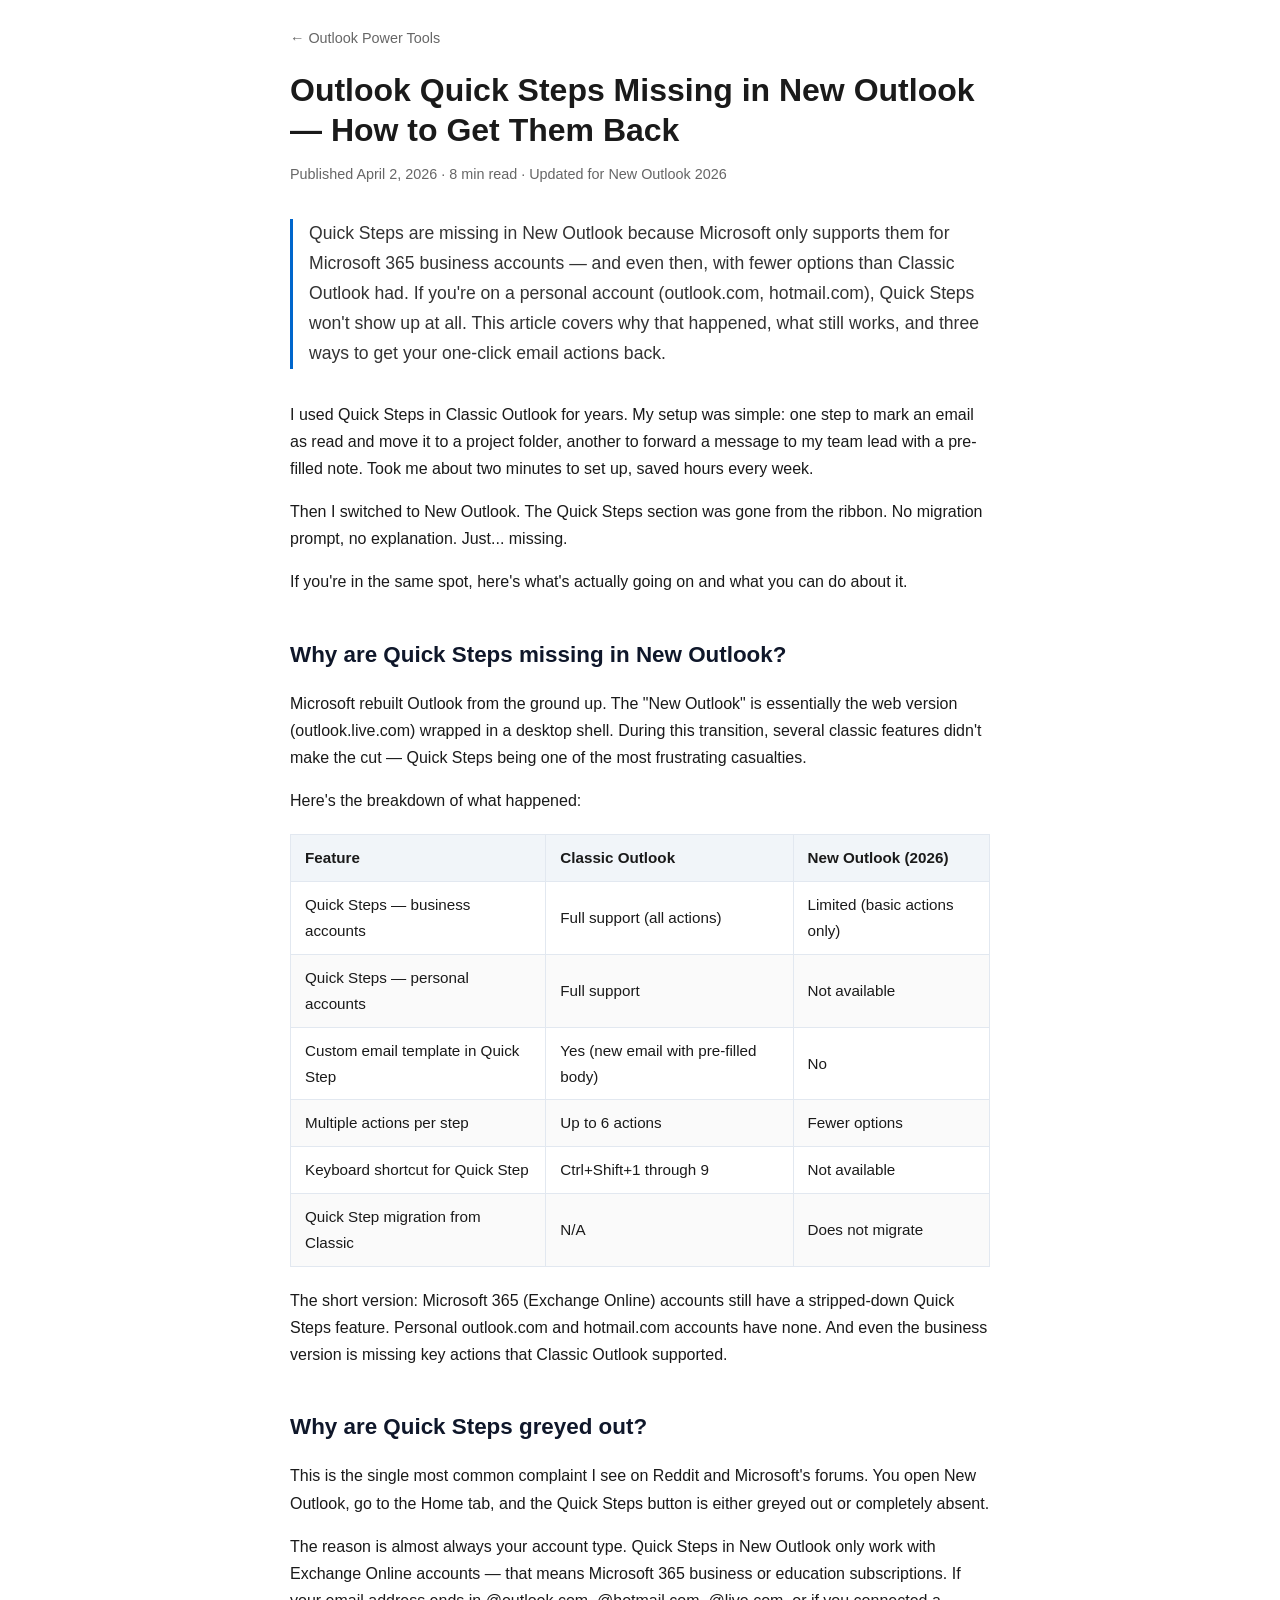
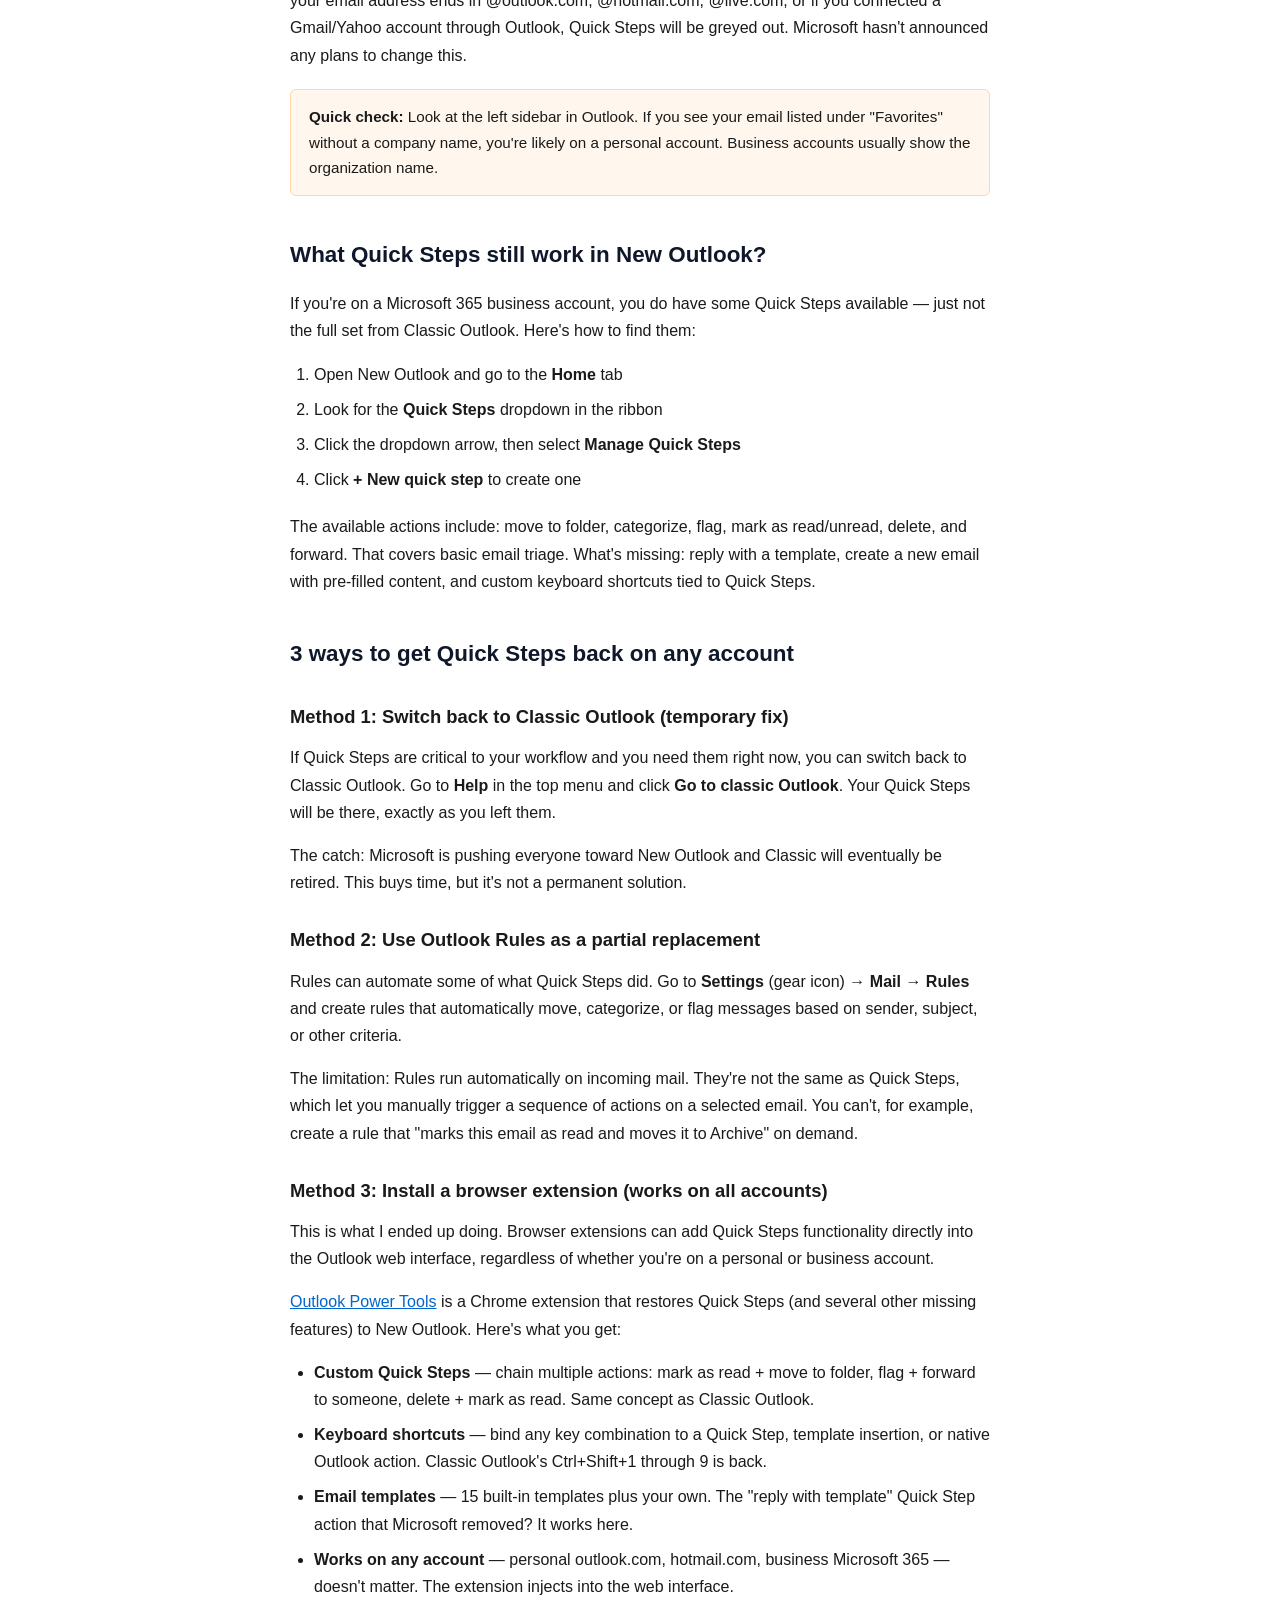
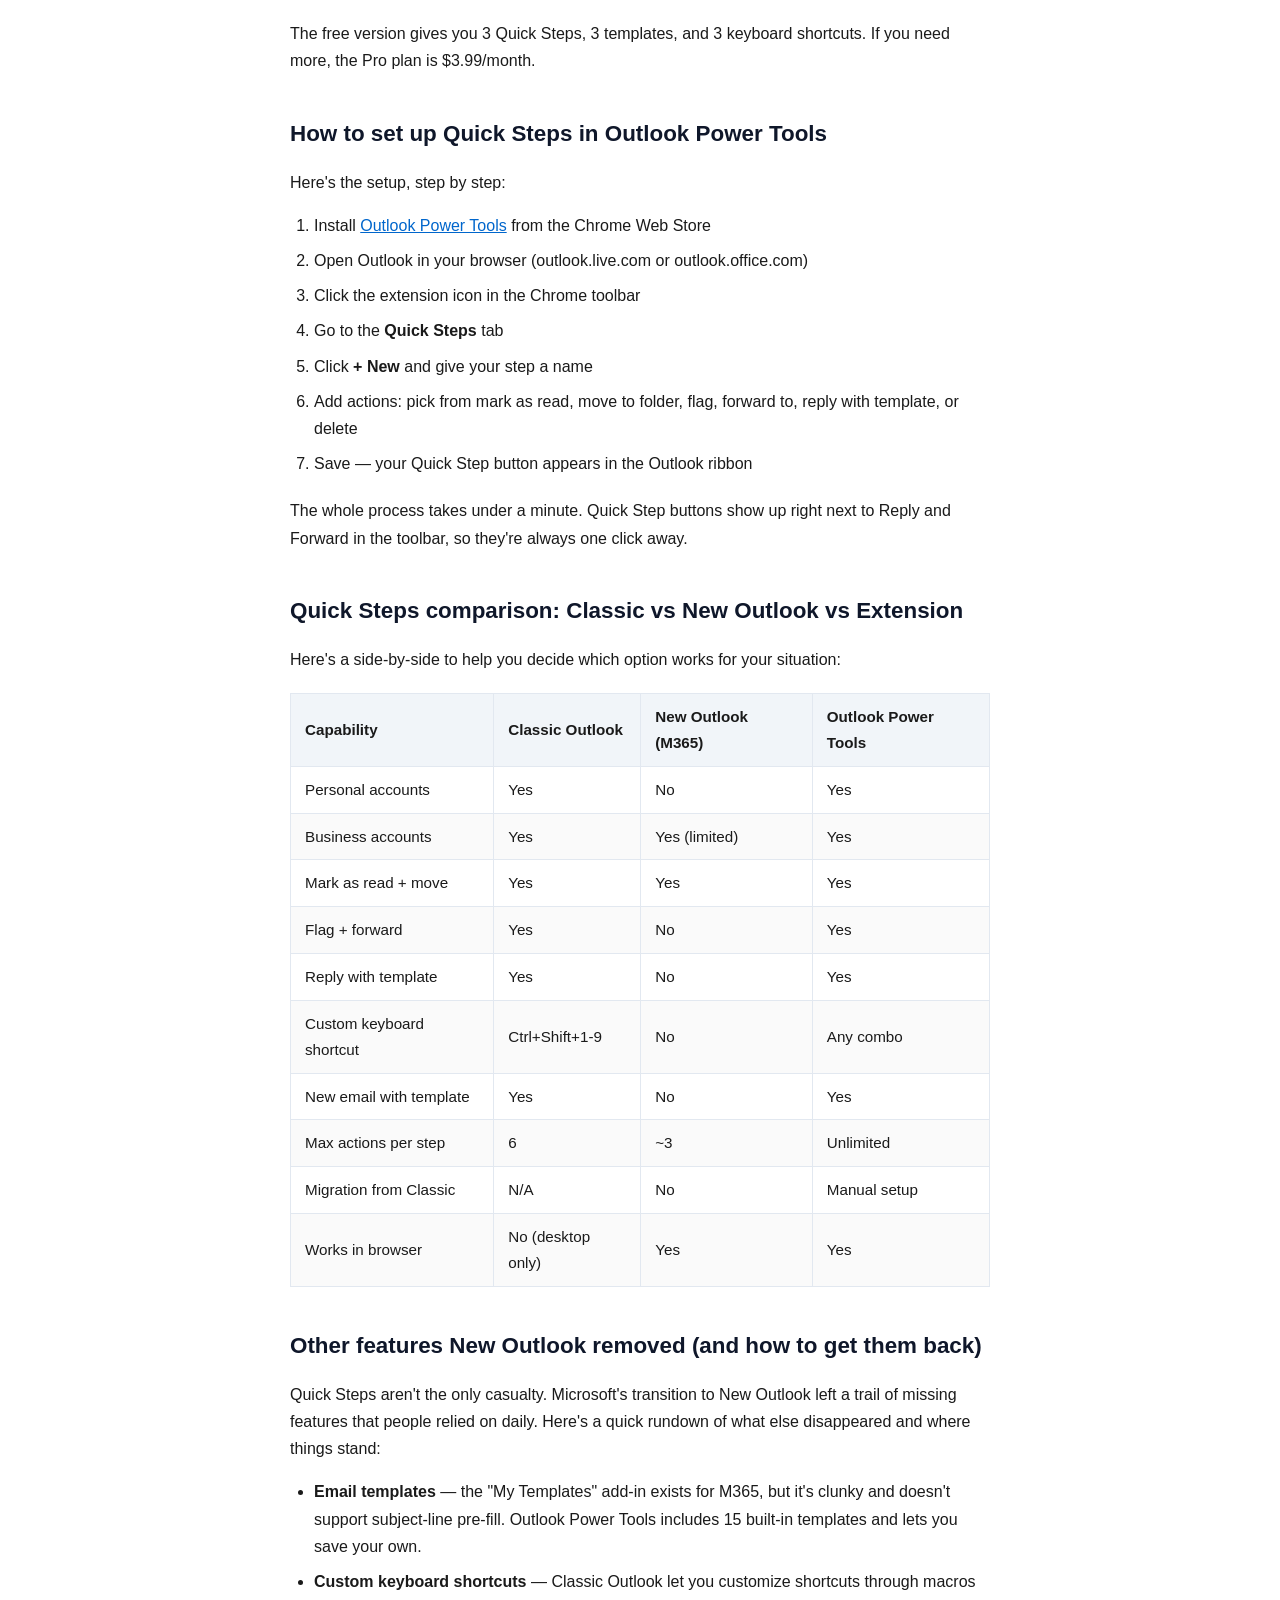
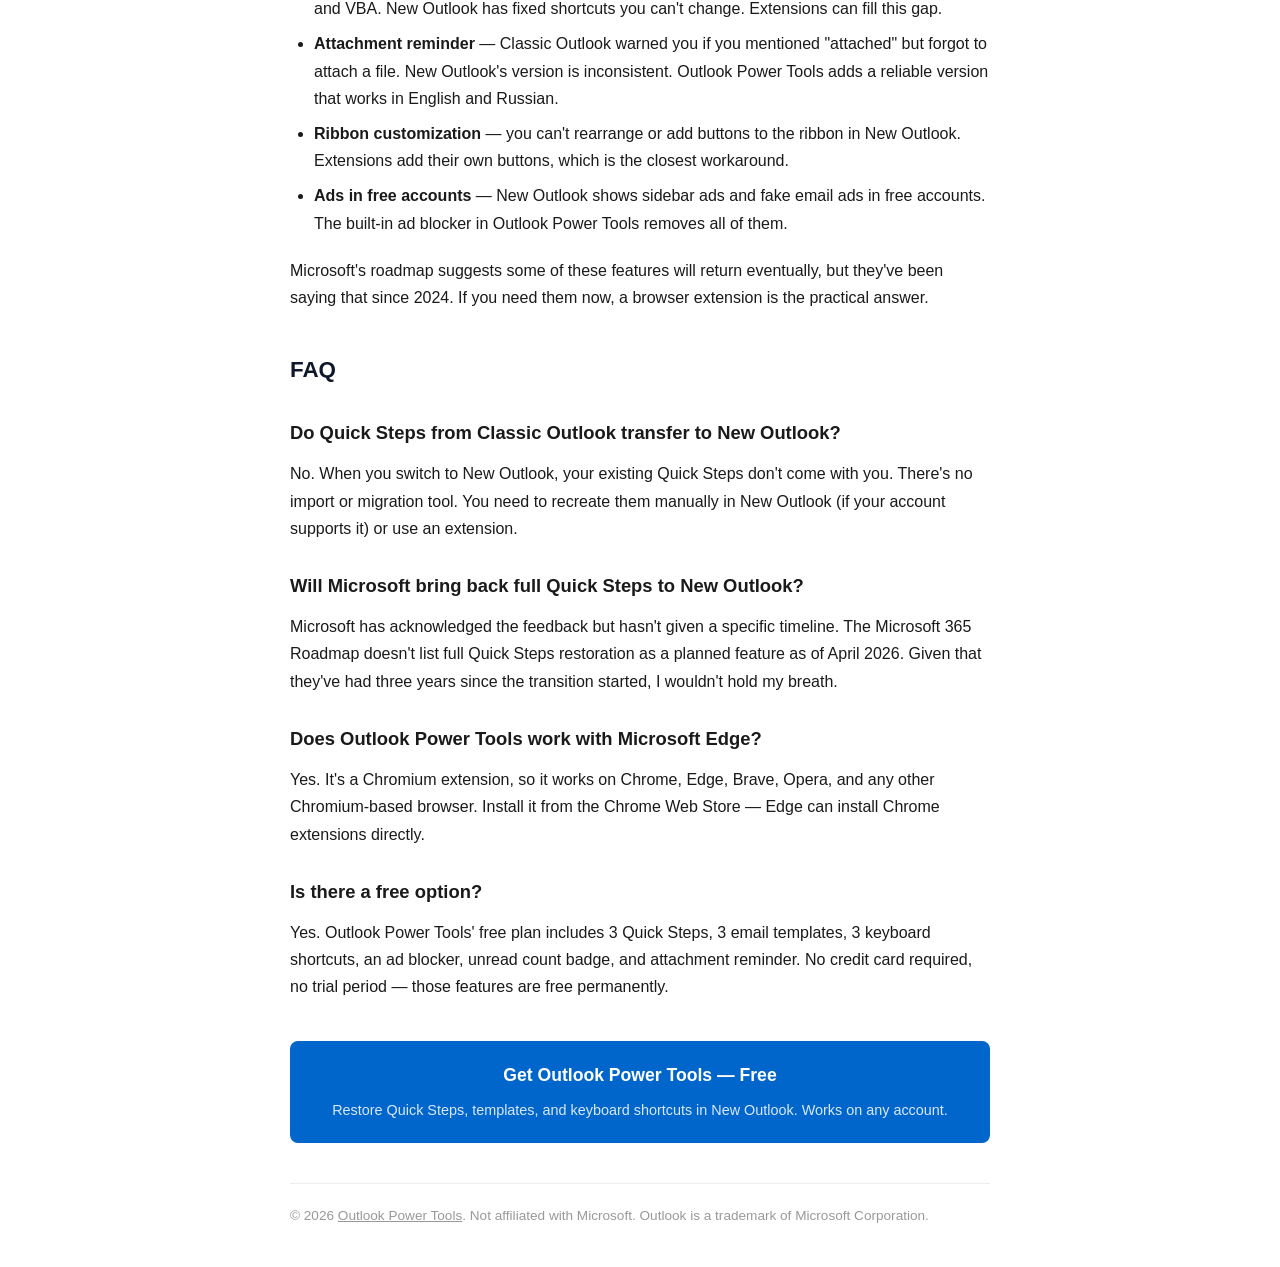
<file: blog/outlook-quick-steps-missing.html>
<!DOCTYPE html>
<html lang="en">
<head>
  <meta charset="UTF-8">
  <meta name="viewport" content="width=device-width, initial-scale=1.0">
  <title>Outlook Quick Steps Missing in New Outlook — How to Get Them Back</title>
  <meta name="description" content="Quick Steps are missing or greyed out in New Outlook? Here's why Microsoft changed them and 3 ways to restore one-click email actions in 2026.">
  <link rel="canonical" href="https://outlookpowertools.com/blog/outlook-quick-steps-missing">

  <!-- Open Graph -->
  <meta property="og:title" content="Outlook Quick Steps Missing — How to Get Them Back">
  <meta property="og:description" content="Quick Steps greyed out or gone after switching to New Outlook? 3 proven workarounds to restore your email automation.">
  <meta property="og:type" content="article">
  <meta property="og:url" content="https://outlookpowertools.com/blog/outlook-quick-steps-missing">
  <meta property="og:image" content="https://outlookpowertools.com/og-image.png">
  <meta property="og:locale" content="en_US">
  <meta property="og:site_name" content="Outlook Power Tools">

  <!-- Schema.org Article -->
  <script type="application/ld+json">
  {
    "@context": "https://schema.org",
    "@type": "Article",
    "headline": "Outlook Quick Steps Missing in New Outlook — How to Get Them Back",
    "description": "Quick Steps are missing or greyed out in New Outlook? Here's why Microsoft changed them and 3 ways to restore one-click email actions.",
    "datePublished": "2026-04-02",
    "dateModified": "2026-04-02",
    "author": {
      "@type": "Organization",
      "name": "Outlook Power Tools",
      "url": "https://outlookpowertools.com/"
    },
    "publisher": {
      "@type": "Organization",
      "name": "Outlook Power Tools",
      "url": "https://outlookpowertools.com/"
    },
    "mainEntityOfPage": "https://outlookpowertools.com/blog/outlook-quick-steps-missing"
  }
  </script>

  <!-- Schema.org HowTo -->
  <script type="application/ld+json">
  {
    "@context": "https://schema.org",
    "@type": "HowTo",
    "name": "How to restore Quick Steps in New Outlook",
    "description": "Three methods to bring back Quick Steps functionality in New Outlook when they're missing or greyed out.",
    "step": [
      {
        "@type": "HowToStep",
        "name": "Check if Quick Steps are available for your account type",
        "text": "Quick Steps only work with Microsoft 365 (Exchange Online) accounts in New Outlook. Personal accounts (outlook.com, hotmail.com) do not support Quick Steps natively."
      },
      {
        "@type": "HowToStep",
        "name": "Try the built-in Quick Steps (Microsoft 365 only)",
        "text": "Go to Home tab, click the dropdown next to Quick Steps, select Manage Quick Steps. Create a new quick step with the actions you need."
      },
      {
        "@type": "HowToStep",
        "name": "Install Outlook Power Tools for full Quick Steps on any account",
        "text": "Install the Outlook Power Tools Chrome extension. Open the extension popup, go to Quick Steps tab, create action combos. Works on personal and business accounts."
      }
    ]
  }
  </script>

  <!-- Schema.org FAQPage -->
  <script type="application/ld+json">
  {
    "@context": "https://schema.org",
    "@type": "FAQPage",
    "mainEntity": [
      {
        "@type": "Question",
        "name": "Why are Quick Steps missing in New Outlook?",
        "acceptedAnswer": {
          "@type": "Answer",
          "text": "Microsoft rebuilt Outlook from scratch for the web-based version. Several features, including full Quick Steps functionality, were not carried over. Personal accounts (outlook.com, hotmail.com) lost Quick Steps entirely. Business accounts (Microsoft 365) have a limited version."
        }
      },
      {
        "@type": "Question",
        "name": "Why are Quick Steps greyed out in Outlook?",
        "acceptedAnswer": {
          "@type": "Answer",
          "text": "Quick Steps appear greyed out when you're using a personal email account (outlook.com, hotmail.com, Gmail connected to Outlook). Microsoft only enables Quick Steps for Exchange Online (Microsoft 365 business) accounts in New Outlook."
        }
      },
      {
        "@type": "Question",
        "name": "Can I get Quick Steps on a personal Outlook account?",
        "acceptedAnswer": {
          "@type": "Answer",
          "text": "Not through Microsoft's built-in feature. However, browser extensions like Outlook Power Tools can add Quick Steps functionality to any account type, including personal outlook.com and hotmail.com accounts."
        }
      },
      {
        "@type": "Question",
        "name": "Do Quick Steps from Classic Outlook transfer to New Outlook?",
        "acceptedAnswer": {
          "@type": "Answer",
          "text": "No. Quick Steps created in Classic Outlook do not migrate to New Outlook. You need to recreate them manually in the new interface, or use a browser extension to set them up again."
        }
      }
    ]
  }
  </script>

  <style>
    * { margin: 0; padding: 0; box-sizing: border-box; }
    body { font-family: 'Segoe UI', -apple-system, sans-serif; color: #1a1a1a; line-height: 1.7; max-width: 740px; margin: 0 auto; padding: 24px 20px; }
    h1 { font-size: 2rem; line-height: 1.25; margin-bottom: 12px; }
    h2 { font-size: 1.4rem; margin: 40px 0 16px; color: #0f172a; }
    h3 { font-size: 1.15rem; margin: 28px 0 12px; }
    p { margin-bottom: 16px; }
    a { color: #0066cc; }
    .meta { color: #666; font-size: 0.9rem; margin-bottom: 32px; }
    .intro { font-size: 1.1rem; color: #333; border-left: 3px solid #0066cc; padding-left: 16px; margin-bottom: 32px; }
    table { width: 100%; border-collapse: collapse; margin: 20px 0; font-size: 0.95rem; }
    th, td { padding: 10px 14px; border: 1px solid #e2e8f0; text-align: left; }
    th { background: #f1f5f9; font-weight: 600; }
    tr:nth-child(even) { background: #fafafa; }
    .cta { background: #0066cc; color: white; padding: 20px 28px; border-radius: 8px; text-align: center; margin: 40px 0; }
    .cta a { color: white; font-weight: 600; text-decoration: none; font-size: 1.1rem; }
    .cta p { color: rgba(255,255,255,0.85); margin: 8px 0 0; font-size: 0.9rem; }
    .note { background: #fff7ed; border: 1px solid #fed7aa; border-radius: 6px; padding: 14px 18px; margin: 20px 0; font-size: 0.95rem; }
    ol, ul { margin: 12px 0 20px 24px; }
    li { margin-bottom: 8px; }
    .back { display: inline-block; margin-bottom: 20px; color: #666; text-decoration: none; font-size: 0.9rem; }
    .back:hover { color: #0066cc; }
    code { background: #f1f5f9; padding: 2px 6px; border-radius: 3px; font-size: 0.9em; }
  </style>
</head>
<body>

<a href="/" class="back">&larr; Outlook Power Tools</a>

<h1>Outlook Quick Steps Missing in New Outlook — How to Get Them Back</h1>
<div class="meta">Published April 2, 2026 &middot; 8 min read &middot; Updated for New Outlook 2026</div>

<div class="intro">
Quick Steps are missing in New Outlook because Microsoft only supports them for Microsoft 365 business accounts — and even then, with fewer options than Classic Outlook had. If you're on a personal account (outlook.com, hotmail.com), Quick Steps won't show up at all. This article covers why that happened, what still works, and three ways to get your one-click email actions back.
</div>

<p>I used Quick Steps in Classic Outlook for years. My setup was simple: one step to mark an email as read and move it to a project folder, another to forward a message to my team lead with a pre-filled note. Took me about two minutes to set up, saved hours every week.</p>

<p>Then I switched to New Outlook. The Quick Steps section was gone from the ribbon. No migration prompt, no explanation. Just... missing.</p>

<p>If you're in the same spot, here's what's actually going on and what you can do about it.</p>

<h2>Why are Quick Steps missing in New Outlook?</h2>

<p>Microsoft rebuilt Outlook from the ground up. The "New Outlook" is essentially the web version (outlook.live.com) wrapped in a desktop shell. During this transition, several classic features didn't make the cut — Quick Steps being one of the most frustrating casualties.</p>

<p>Here's the breakdown of what happened:</p>

<table>
  <thead>
    <tr><th>Feature</th><th>Classic Outlook</th><th>New Outlook (2026)</th></tr>
  </thead>
  <tbody>
    <tr><td>Quick Steps — business accounts</td><td>Full support (all actions)</td><td>Limited (basic actions only)</td></tr>
    <tr><td>Quick Steps — personal accounts</td><td>Full support</td><td>Not available</td></tr>
    <tr><td>Custom email template in Quick Step</td><td>Yes (new email with pre-filled body)</td><td>No</td></tr>
    <tr><td>Multiple actions per step</td><td>Up to 6 actions</td><td>Fewer options</td></tr>
    <tr><td>Keyboard shortcut for Quick Step</td><td>Ctrl+Shift+1 through 9</td><td>Not available</td></tr>
    <tr><td>Quick Step migration from Classic</td><td>N/A</td><td>Does not migrate</td></tr>
  </tbody>
</table>

<p>The short version: Microsoft 365 (Exchange Online) accounts still have a stripped-down Quick Steps feature. Personal outlook.com and hotmail.com accounts have none. And even the business version is missing key actions that Classic Outlook supported.</p>

<h2>Why are Quick Steps greyed out?</h2>

<p>This is the single most common complaint I see on Reddit and Microsoft's forums. You open New Outlook, go to the Home tab, and the Quick Steps button is either greyed out or completely absent.</p>

<p>The reason is almost always your account type. Quick Steps in New Outlook only work with Exchange Online accounts — that means Microsoft 365 business or education subscriptions. If your email address ends in @outlook.com, @hotmail.com, @live.com, or if you connected a Gmail/Yahoo account through Outlook, Quick Steps will be greyed out. Microsoft hasn't announced any plans to change this.</p>

<div class="note">
  <strong>Quick check:</strong> Look at the left sidebar in Outlook. If you see your email listed under "Favorites" without a company name, you're likely on a personal account. Business accounts usually show the organization name.
</div>

<h2>What Quick Steps still work in New Outlook?</h2>

<p>If you're on a Microsoft 365 business account, you do have some Quick Steps available — just not the full set from Classic Outlook. Here's how to find them:</p>

<ol>
  <li>Open New Outlook and go to the <strong>Home</strong> tab</li>
  <li>Look for the <strong>Quick Steps</strong> dropdown in the ribbon</li>
  <li>Click the dropdown arrow, then select <strong>Manage Quick Steps</strong></li>
  <li>Click <strong>+ New quick step</strong> to create one</li>
</ol>

<p>The available actions include: move to folder, categorize, flag, mark as read/unread, delete, and forward. That covers basic email triage. What's missing: reply with a template, create a new email with pre-filled content, and custom keyboard shortcuts tied to Quick Steps.</p>

<h2>3 ways to get Quick Steps back on any account</h2>

<h3>Method 1: Switch back to Classic Outlook (temporary fix)</h3>

<p>If Quick Steps are critical to your workflow and you need them right now, you can switch back to Classic Outlook. Go to <strong>Help</strong> in the top menu and click <strong>Go to classic Outlook</strong>. Your Quick Steps will be there, exactly as you left them.</p>

<p>The catch: Microsoft is pushing everyone toward New Outlook and Classic will eventually be retired. This buys time, but it's not a permanent solution.</p>

<h3>Method 2: Use Outlook Rules as a partial replacement</h3>

<p>Rules can automate some of what Quick Steps did. Go to <strong>Settings</strong> (gear icon) &rarr; <strong>Mail</strong> &rarr; <strong>Rules</strong> and create rules that automatically move, categorize, or flag messages based on sender, subject, or other criteria.</p>

<p>The limitation: Rules run automatically on incoming mail. They're not the same as Quick Steps, which let you manually trigger a sequence of actions on a selected email. You can't, for example, create a rule that "marks this email as read and moves it to Archive" on demand.</p>

<h3>Method 3: Install a browser extension (works on all accounts)</h3>

<p>This is what I ended up doing. Browser extensions can add Quick Steps functionality directly into the Outlook web interface, regardless of whether you're on a personal or business account.</p>

<p><a href="https://chromewebstore.google.com/detail/outlook-power-tools/bdeggncnolenmmhnhadpdlggnkkjfmhn">Outlook Power Tools</a> is a Chrome extension that restores Quick Steps (and several other missing features) to New Outlook. Here's what you get:</p>

<ul>
  <li><strong>Custom Quick Steps</strong> — chain multiple actions: mark as read + move to folder, flag + forward to someone, delete + mark as read. Same concept as Classic Outlook.</li>
  <li><strong>Keyboard shortcuts</strong> — bind any key combination to a Quick Step, template insertion, or native Outlook action. Classic Outlook's Ctrl+Shift+1 through 9 is back.</li>
  <li><strong>Email templates</strong> — 15 built-in templates plus your own. The "reply with template" Quick Step action that Microsoft removed? It works here.</li>
  <li><strong>Works on any account</strong> — personal outlook.com, hotmail.com, business Microsoft 365 — doesn't matter. The extension injects into the web interface.</li>
</ul>

<p>The free version gives you 3 Quick Steps, 3 templates, and 3 keyboard shortcuts. If you need more, the Pro plan is $3.99/month.</p>

<h2>How to set up Quick Steps in Outlook Power Tools</h2>

<p>Here's the setup, step by step:</p>

<ol>
  <li>Install <a href="https://chromewebstore.google.com/detail/outlook-power-tools/bdeggncnolenmmhnhadpdlggnkkjfmhn">Outlook Power Tools</a> from the Chrome Web Store</li>
  <li>Open Outlook in your browser (outlook.live.com or outlook.office.com)</li>
  <li>Click the extension icon in the Chrome toolbar</li>
  <li>Go to the <strong>Quick Steps</strong> tab</li>
  <li>Click <strong>+ New</strong> and give your step a name</li>
  <li>Add actions: pick from mark as read, move to folder, flag, forward to, reply with template, or delete</li>
  <li>Save — your Quick Step button appears in the Outlook ribbon</li>
</ol>

<p>The whole process takes under a minute. Quick Step buttons show up right next to Reply and Forward in the toolbar, so they're always one click away.</p>

<h2>Quick Steps comparison: Classic vs New Outlook vs Extension</h2>

<p>Here's a side-by-side to help you decide which option works for your situation:</p>

<table>
  <thead>
    <tr><th>Capability</th><th>Classic Outlook</th><th>New Outlook (M365)</th><th>Outlook Power Tools</th></tr>
  </thead>
  <tbody>
    <tr><td>Personal accounts</td><td>Yes</td><td>No</td><td>Yes</td></tr>
    <tr><td>Business accounts</td><td>Yes</td><td>Yes (limited)</td><td>Yes</td></tr>
    <tr><td>Mark as read + move</td><td>Yes</td><td>Yes</td><td>Yes</td></tr>
    <tr><td>Flag + forward</td><td>Yes</td><td>No</td><td>Yes</td></tr>
    <tr><td>Reply with template</td><td>Yes</td><td>No</td><td>Yes</td></tr>
    <tr><td>Custom keyboard shortcut</td><td>Ctrl+Shift+1-9</td><td>No</td><td>Any combo</td></tr>
    <tr><td>New email with template</td><td>Yes</td><td>No</td><td>Yes</td></tr>
    <tr><td>Max actions per step</td><td>6</td><td>~3</td><td>Unlimited</td></tr>
    <tr><td>Migration from Classic</td><td>N/A</td><td>No</td><td>Manual setup</td></tr>
    <tr><td>Works in browser</td><td>No (desktop only)</td><td>Yes</td><td>Yes</td></tr>
  </tbody>
</table>

<h2>Other features New Outlook removed (and how to get them back)</h2>

<p>Quick Steps aren't the only casualty. Microsoft's transition to New Outlook left a trail of missing features that people relied on daily. Here's a quick rundown of what else disappeared and where things stand:</p>

<ul>
  <li><strong>Email templates</strong> — the "My Templates" add-in exists for M365, but it's clunky and doesn't support subject-line pre-fill. Outlook Power Tools includes 15 built-in templates and lets you save your own.</li>
  <li><strong>Custom keyboard shortcuts</strong> — Classic Outlook let you customize shortcuts through macros and VBA. New Outlook has fixed shortcuts you can't change. Extensions can fill this gap.</li>
  <li><strong>Attachment reminder</strong> — Classic Outlook warned you if you mentioned "attached" but forgot to attach a file. New Outlook's version is inconsistent. Outlook Power Tools adds a reliable version that works in English and Russian.</li>
  <li><strong>Ribbon customization</strong> — you can't rearrange or add buttons to the ribbon in New Outlook. Extensions add their own buttons, which is the closest workaround.</li>
  <li><strong>Ads in free accounts</strong> — New Outlook shows sidebar ads and fake email ads in free accounts. The built-in ad blocker in Outlook Power Tools removes all of them.</li>
</ul>

<p>Microsoft's roadmap suggests some of these features will return eventually, but they've been saying that since 2024. If you need them now, a browser extension is the practical answer.</p>

<h2>FAQ</h2>

<h3>Do Quick Steps from Classic Outlook transfer to New Outlook?</h3>
<p>No. When you switch to New Outlook, your existing Quick Steps don't come with you. There's no import or migration tool. You need to recreate them manually in New Outlook (if your account supports it) or use an extension.</p>

<h3>Will Microsoft bring back full Quick Steps to New Outlook?</h3>
<p>Microsoft has acknowledged the feedback but hasn't given a specific timeline. The Microsoft 365 Roadmap doesn't list full Quick Steps restoration as a planned feature as of April 2026. Given that they've had three years since the transition started, I wouldn't hold my breath.</p>

<h3>Does Outlook Power Tools work with Microsoft Edge?</h3>
<p>Yes. It's a Chromium extension, so it works on Chrome, Edge, Brave, Opera, and any other Chromium-based browser. Install it from the Chrome Web Store — Edge can install Chrome extensions directly.</p>

<h3>Is there a free option?</h3>
<p>Yes. Outlook Power Tools' free plan includes 3 Quick Steps, 3 email templates, 3 keyboard shortcuts, an ad blocker, unread count badge, and attachment reminder. No credit card required, no trial period — those features are free permanently.</p>

<div class="cta">
  <a href="https://chromewebstore.google.com/detail/outlook-power-tools/bdeggncnolenmmhnhadpdlggnkkjfmhn">Get Outlook Power Tools — Free</a>
  <p>Restore Quick Steps, templates, and keyboard shortcuts in New Outlook. Works on any account.</p>
</div>

<p style="color: #999; font-size: 0.85rem; margin-top: 40px; border-top: 1px solid #eee; padding-top: 20px;">
  &copy; 2026 <a href="/" style="color: #999;">Outlook Power Tools</a>.
  Not affiliated with Microsoft. Outlook is a trademark of Microsoft Corporation.
</p>

</body>
</html>
</file>
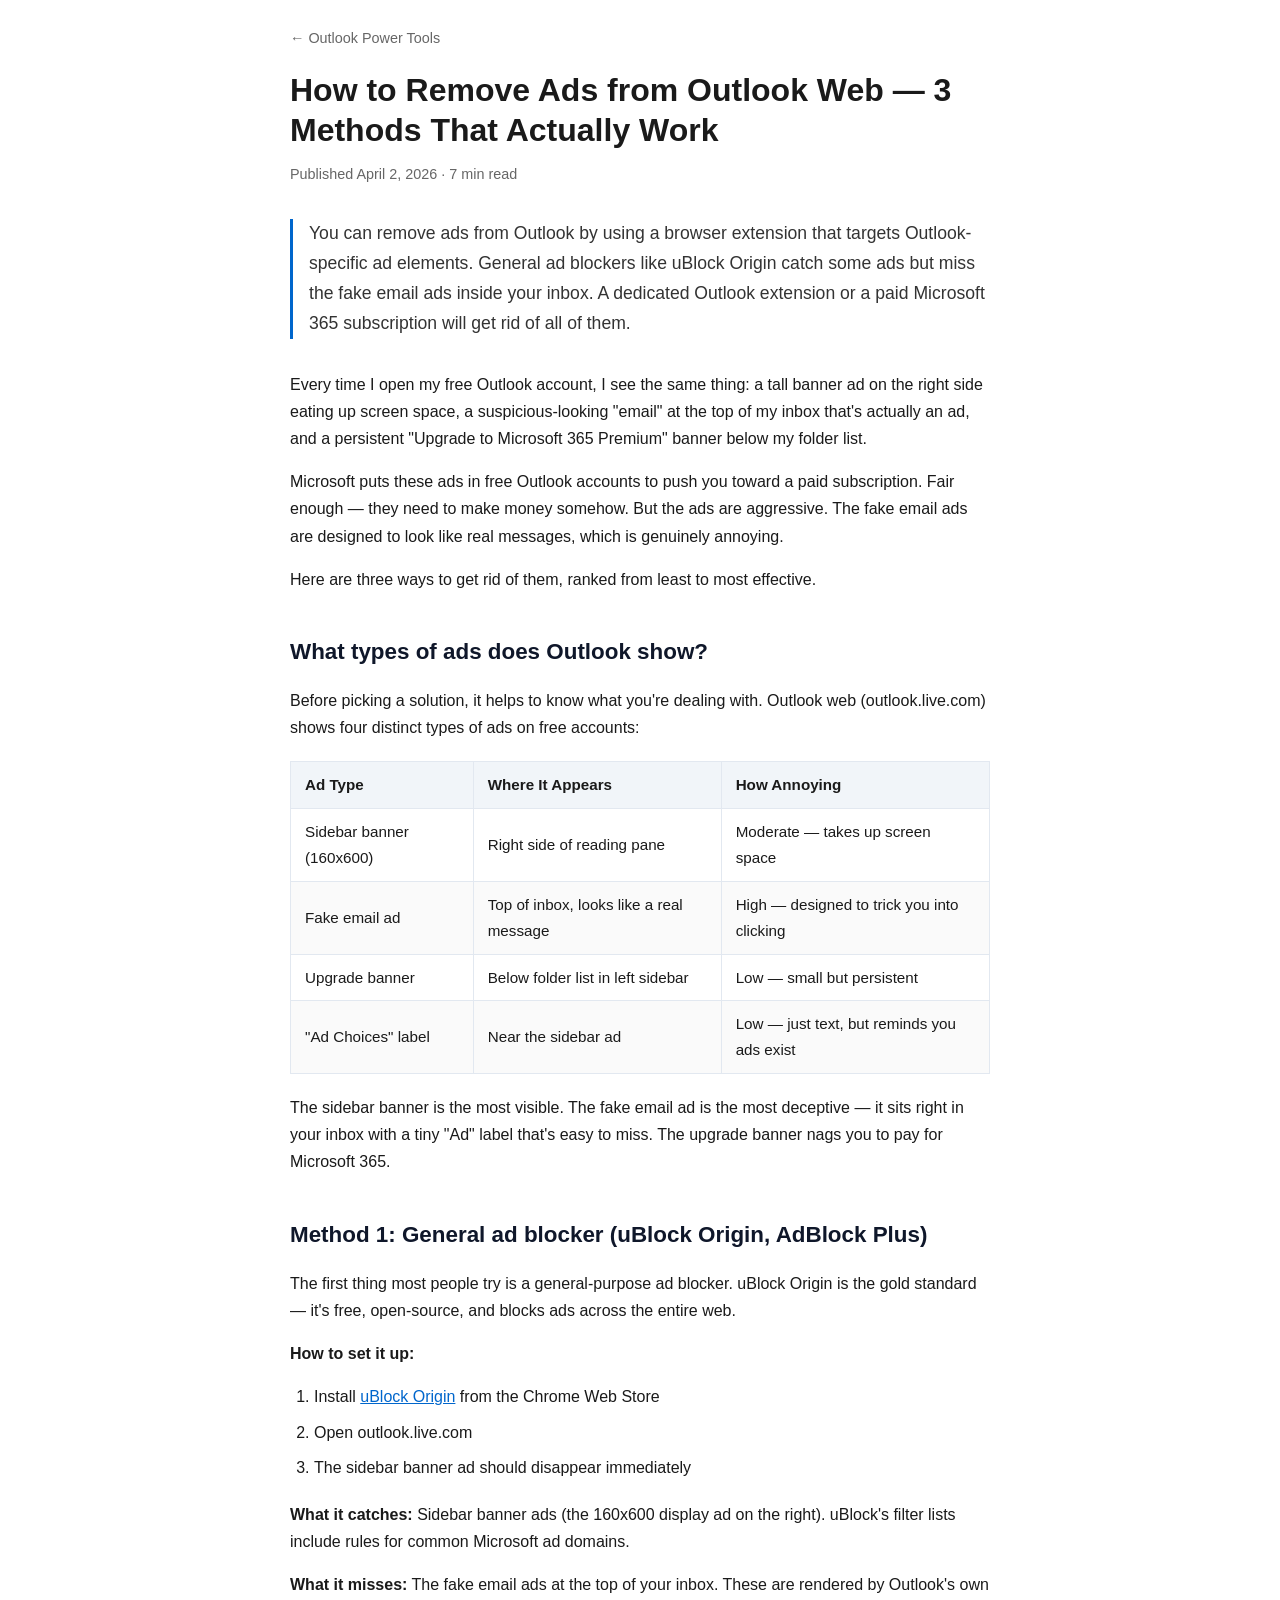
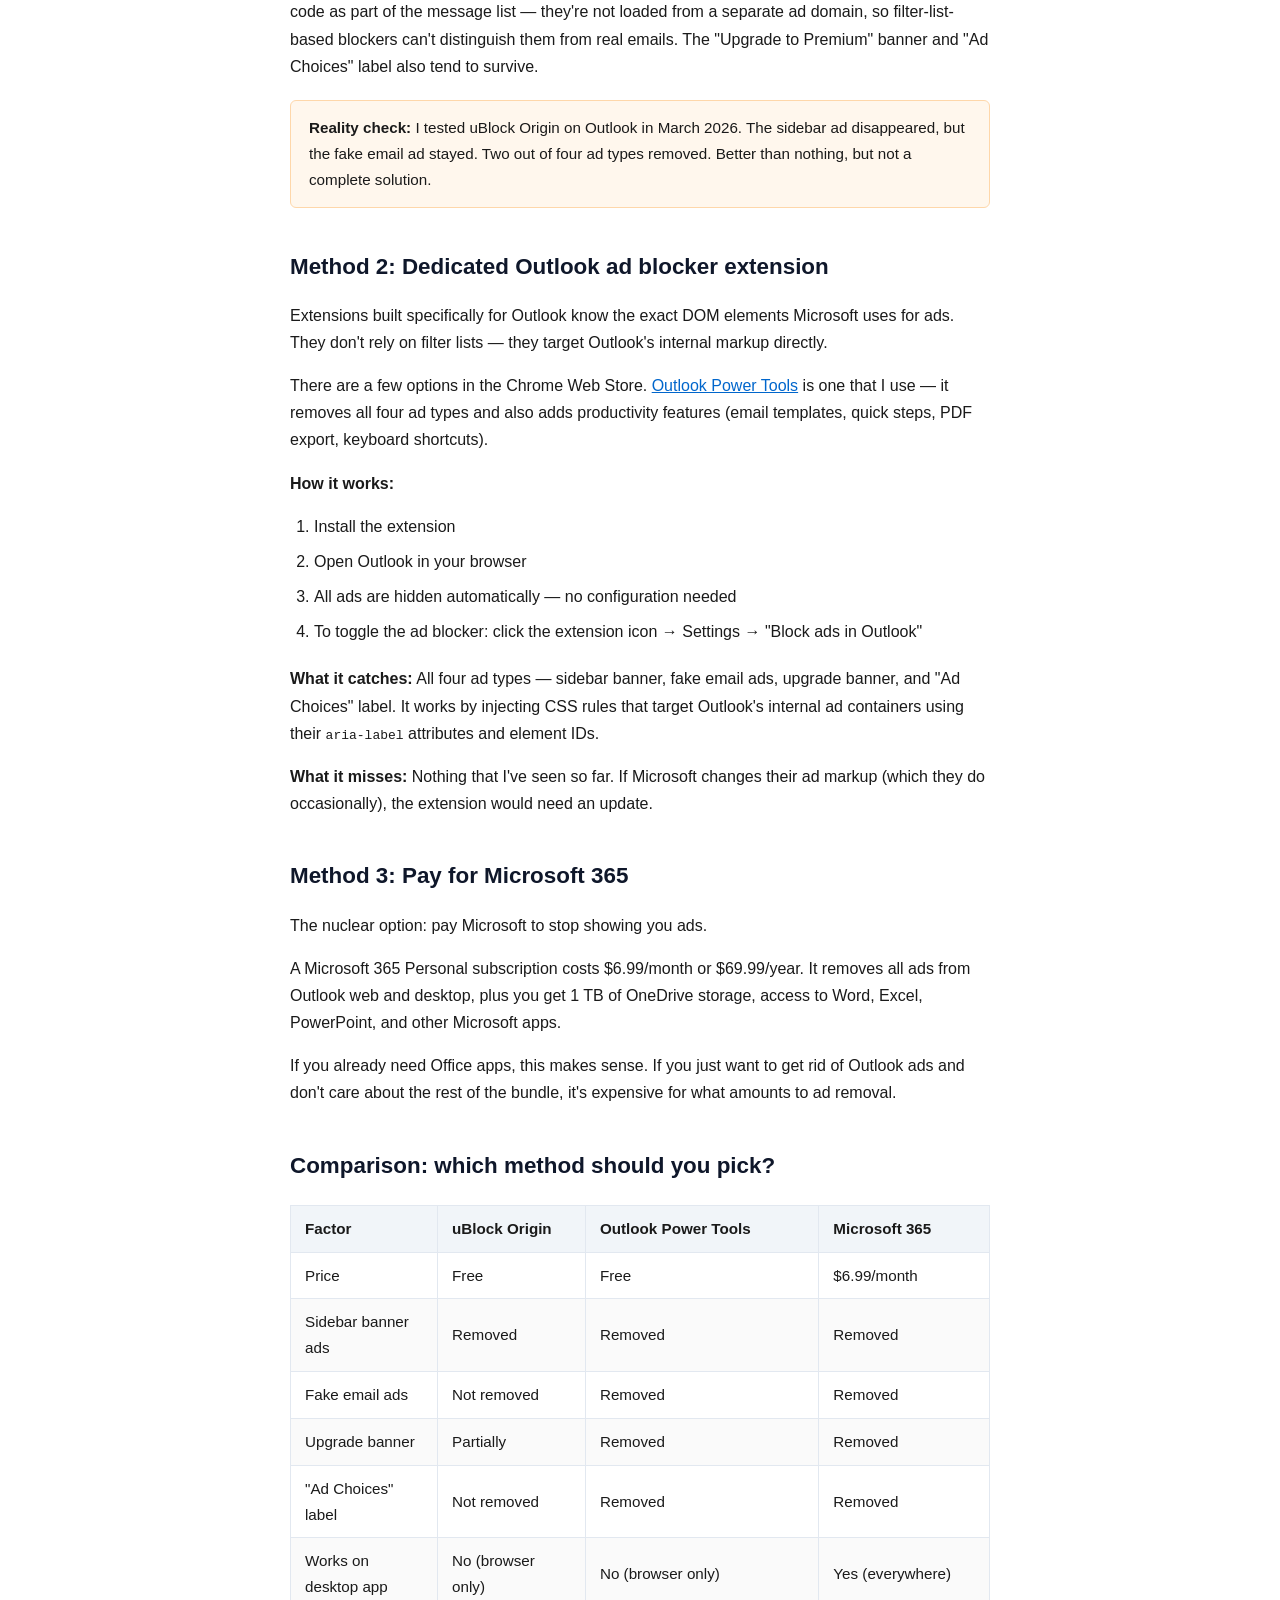
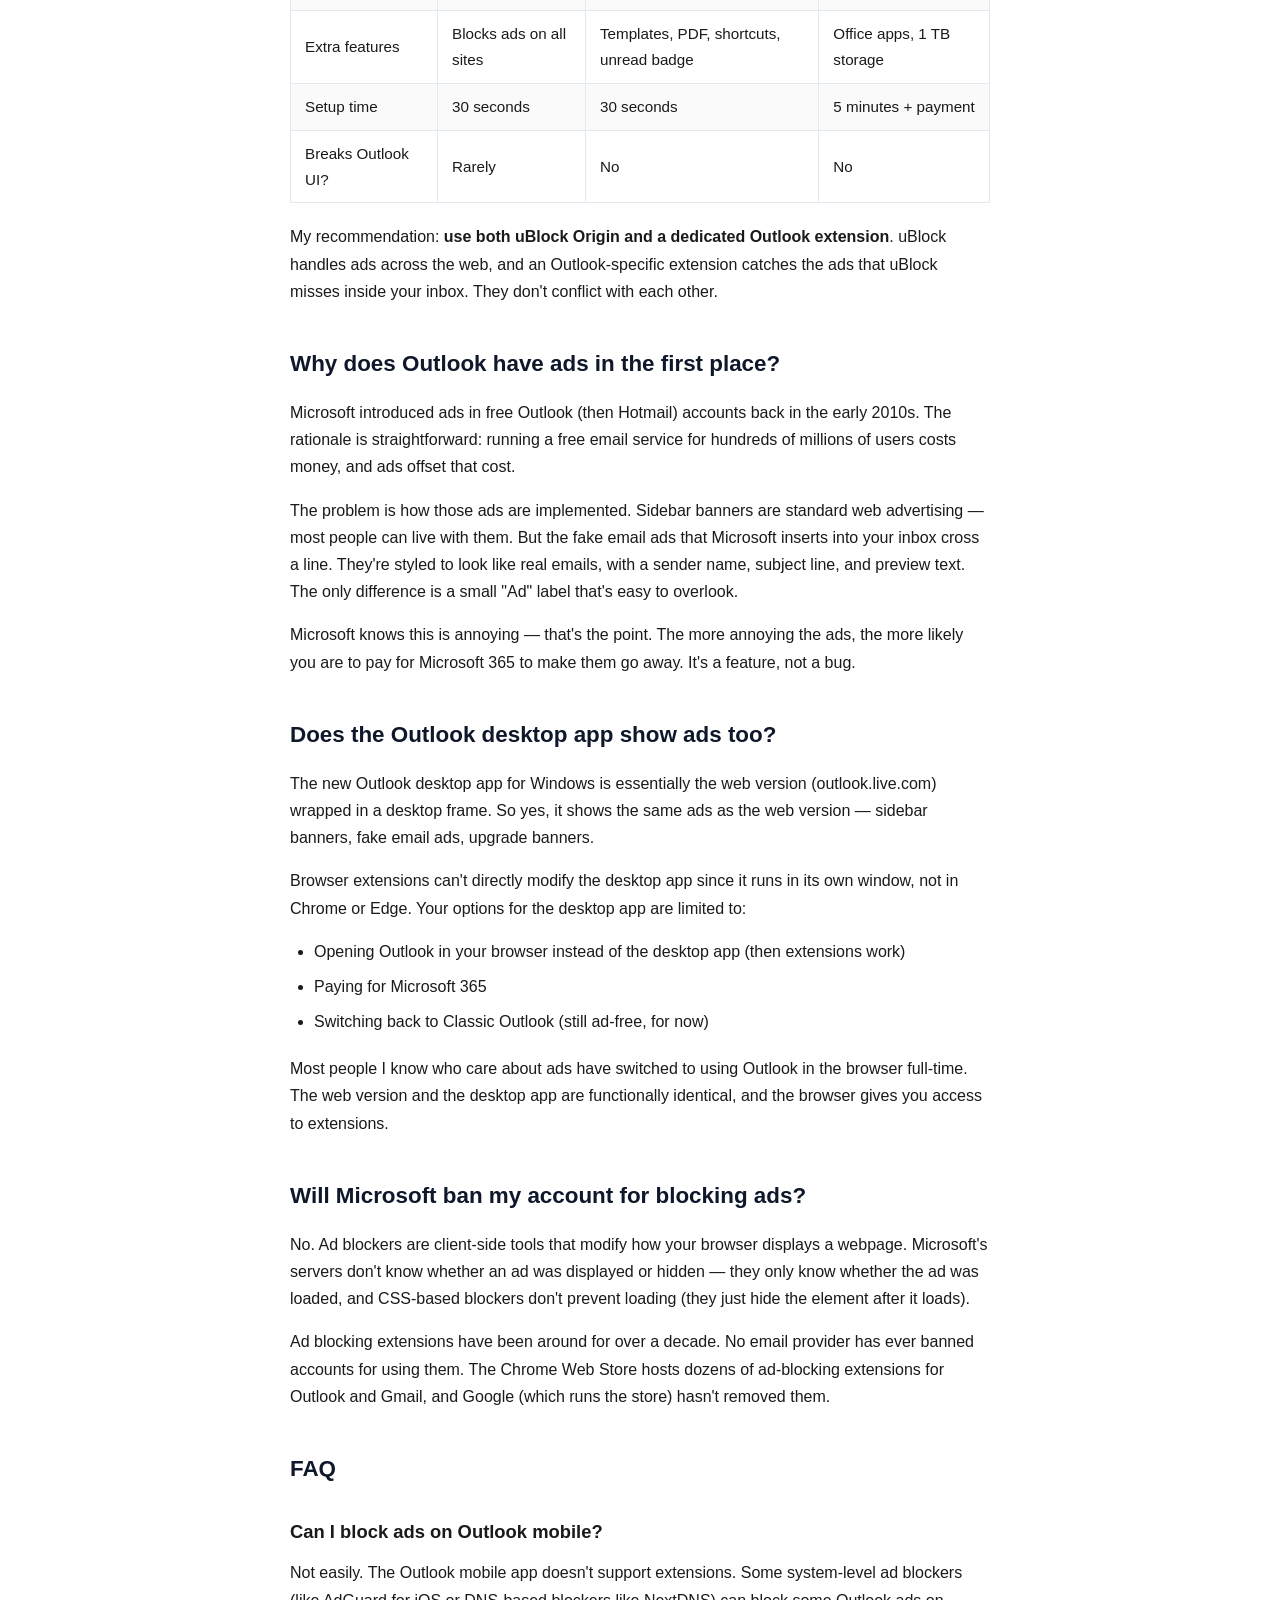
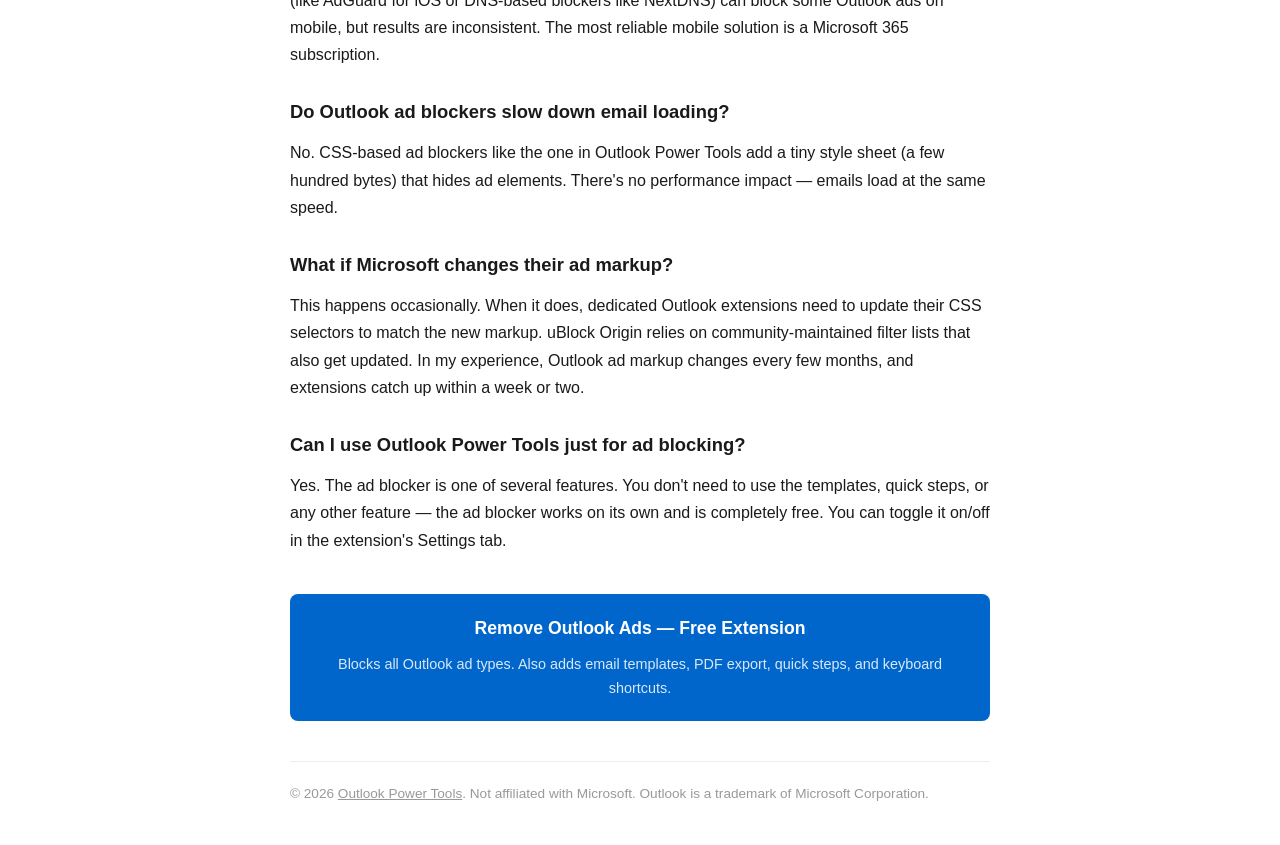
<file: blog/remove-ads-outlook.html>
<!DOCTYPE html>
<html lang="en">
<head>
  <meta charset="UTF-8">
  <meta name="viewport" content="width=device-width, initial-scale=1.0">
  <title>How to Remove Ads from Outlook Web — 3 Methods That Actually Work (2026)</title>
  <meta name="description" content="Tired of ads in Outlook? Here are 3 ways to remove sidebar ads, fake email ads, and upgrade banners from outlook.live.com in 2026.">
  <link rel="canonical" href="https://outlookpowertools.com/blog/remove-ads-outlook">

  <meta property="og:title" content="How to Remove Ads from Outlook Web — 3 Methods (2026)">
  <meta property="og:description" content="Remove sidebar ads, fake email ads, and upgrade banners from Outlook web. Free methods that work right now.">
  <meta property="og:type" content="article">
  <meta property="og:url" content="https://outlookpowertools.com/blog/remove-ads-outlook">
  <meta property="og:image" content="https://outlookpowertools.com/og-image.png">
  <meta property="og:locale" content="en_US">
  <meta property="og:site_name" content="Outlook Power Tools">

  <script type="application/ld+json">
  {
    "@context": "https://schema.org",
    "@type": "Article",
    "headline": "How to Remove Ads from Outlook Web — 3 Methods That Actually Work",
    "description": "Three proven methods to remove ads from Outlook web: general ad blockers, dedicated Outlook extensions, and Microsoft 365 subscription.",
    "datePublished": "2026-04-02",
    "dateModified": "2026-04-02",
    "author": { "@type": "Organization", "name": "Outlook Power Tools", "url": "https://outlookpowertools.com/" },
    "publisher": { "@type": "Organization", "name": "Outlook Power Tools", "url": "https://outlookpowertools.com/" },
    "mainEntityOfPage": "https://outlookpowertools.com/blog/remove-ads-outlook"
  }
  </script>

  <script type="application/ld+json">
  {
    "@context": "https://schema.org",
    "@type": "HowTo",
    "name": "How to remove ads from Outlook web",
    "step": [
      { "@type": "HowToStep", "name": "Method 1: Use a general ad blocker", "text": "Install uBlock Origin or AdBlock Plus. These block most web ads, including some Outlook sidebar ads. However, they often miss Outlook-specific ad formats like fake email ads inside the inbox." },
      { "@type": "HowToStep", "name": "Method 2: Use a dedicated Outlook ad blocker extension", "text": "Install an extension built specifically for Outlook, such as Outlook Power Tools. These target all Outlook ad types: sidebar banners, fake email ads, upgrade banners, and Ad Choices labels." },
      { "@type": "HowToStep", "name": "Method 3: Upgrade to Microsoft 365", "text": "Pay for a Microsoft 365 subscription ($6.99/month or $69.99/year). This removes all ads from Outlook permanently, but costs significantly more than a free extension." }
    ]
  }
  </script>

  <script type="application/ld+json">
  {
    "@context": "https://schema.org",
    "@type": "FAQPage",
    "mainEntity": [
      {
        "@type": "Question",
        "name": "Why does Outlook show ads?",
        "acceptedAnswer": {
          "@type": "Answer",
          "text": "Microsoft shows ads in free Outlook accounts (outlook.com, hotmail.com, live.com) to generate revenue. The ads appear as sidebar banners, fake emails at the top of your inbox, and upgrade prompts. Paid Microsoft 365 accounts don't see ads."
        }
      },
      {
        "@type": "Question",
        "name": "Does uBlock Origin block Outlook ads?",
        "acceptedAnswer": {
          "@type": "Answer",
          "text": "Partially. uBlock Origin blocks sidebar banner ads, but often misses the fake email ads that appear inside your inbox (they look like regular emails with a small 'Ad' label). Dedicated Outlook extensions handle these better."
        }
      },
      {
        "@type": "Question",
        "name": "Can I remove ads from Outlook without paying?",
        "acceptedAnswer": {
          "@type": "Answer",
          "text": "Yes. Free browser extensions like Outlook Power Tools or uBlock Origin can remove ads from Outlook web without any subscription. Outlook Power Tools specifically targets all Outlook ad types including fake email ads and upgrade banners."
        }
      },
      {
        "@type": "Question",
        "name": "Do Outlook ad blockers work on the desktop app?",
        "acceptedAnswer": {
          "@type": "Answer",
          "text": "Browser extensions only work when you use Outlook in a web browser (outlook.live.com, outlook.office.com). The New Outlook desktop app is basically a web wrapper, so extensions can work if you access Outlook through Chrome or Edge instead."
        }
      }
    ]
  }
  </script>

  <style>
    * { margin: 0; padding: 0; box-sizing: border-box; }
    body { font-family: 'Segoe UI', -apple-system, sans-serif; color: #1a1a1a; line-height: 1.7; max-width: 740px; margin: 0 auto; padding: 24px 20px; }
    h1 { font-size: 2rem; line-height: 1.25; margin-bottom: 12px; }
    h2 { font-size: 1.4rem; margin: 40px 0 16px; color: #0f172a; }
    h3 { font-size: 1.15rem; margin: 28px 0 12px; }
    p { margin-bottom: 16px; }
    a { color: #0066cc; }
    .meta { color: #666; font-size: 0.9rem; margin-bottom: 32px; }
    .intro { font-size: 1.1rem; color: #333; border-left: 3px solid #0066cc; padding-left: 16px; margin-bottom: 32px; }
    table { width: 100%; border-collapse: collapse; margin: 20px 0; font-size: 0.95rem; }
    th, td { padding: 10px 14px; border: 1px solid #e2e8f0; text-align: left; }
    th { background: #f1f5f9; font-weight: 600; }
    tr:nth-child(even) { background: #fafafa; }
    .cta { background: #0066cc; color: white; padding: 20px 28px; border-radius: 8px; text-align: center; margin: 40px 0; }
    .cta a { color: white; font-weight: 600; text-decoration: none; font-size: 1.1rem; }
    .cta p { color: rgba(255,255,255,0.85); margin: 8px 0 0; font-size: 0.9rem; }
    .note { background: #fff7ed; border: 1px solid #fed7aa; border-radius: 6px; padding: 14px 18px; margin: 20px 0; font-size: 0.95rem; }
    ol, ul { margin: 12px 0 20px 24px; }
    li { margin-bottom: 8px; }
    .back { display: inline-block; margin-bottom: 20px; color: #666; text-decoration: none; font-size: 0.9rem; }
    .back:hover { color: #0066cc; }
  </style>
</head>
<body>

<a href="/" class="back">&larr; Outlook Power Tools</a>

<h1>How to Remove Ads from Outlook Web — 3 Methods That Actually Work</h1>
<div class="meta">Published April 2, 2026 &middot; 7 min read</div>

<div class="intro">
You can remove ads from Outlook by using a browser extension that targets Outlook-specific ad elements. General ad blockers like uBlock Origin catch some ads but miss the fake email ads inside your inbox. A dedicated Outlook extension or a paid Microsoft 365 subscription will get rid of all of them.
</div>

<p>Every time I open my free Outlook account, I see the same thing: a tall banner ad on the right side eating up screen space, a suspicious-looking "email" at the top of my inbox that's actually an ad, and a persistent "Upgrade to Microsoft 365 Premium" banner below my folder list.</p>

<p>Microsoft puts these ads in free Outlook accounts to push you toward a paid subscription. Fair enough — they need to make money somehow. But the ads are aggressive. The fake email ads are designed to look like real messages, which is genuinely annoying.</p>

<p>Here are three ways to get rid of them, ranked from least to most effective.</p>

<h2>What types of ads does Outlook show?</h2>

<p>Before picking a solution, it helps to know what you're dealing with. Outlook web (outlook.live.com) shows four distinct types of ads on free accounts:</p>

<table>
  <thead>
    <tr><th>Ad Type</th><th>Where It Appears</th><th>How Annoying</th></tr>
  </thead>
  <tbody>
    <tr><td>Sidebar banner (160x600)</td><td>Right side of reading pane</td><td>Moderate — takes up screen space</td></tr>
    <tr><td>Fake email ad</td><td>Top of inbox, looks like a real message</td><td>High — designed to trick you into clicking</td></tr>
    <tr><td>Upgrade banner</td><td>Below folder list in left sidebar</td><td>Low — small but persistent</td></tr>
    <tr><td>"Ad Choices" label</td><td>Near the sidebar ad</td><td>Low — just text, but reminds you ads exist</td></tr>
  </tbody>
</table>

<p>The sidebar banner is the most visible. The fake email ad is the most deceptive — it sits right in your inbox with a tiny "Ad" label that's easy to miss. The upgrade banner nags you to pay for Microsoft 365.</p>

<h2>Method 1: General ad blocker (uBlock Origin, AdBlock Plus)</h2>

<p>The first thing most people try is a general-purpose ad blocker. uBlock Origin is the gold standard — it's free, open-source, and blocks ads across the entire web.</p>

<p><strong>How to set it up:</strong></p>
<ol>
  <li>Install <a href="https://chromewebstore.google.com/detail/ublock-origin/cjpalhdlnbpafiamejdnhcphjbkeiagm" rel="nofollow">uBlock Origin</a> from the Chrome Web Store</li>
  <li>Open outlook.live.com</li>
  <li>The sidebar banner ad should disappear immediately</li>
</ol>

<p><strong>What it catches:</strong> Sidebar banner ads (the 160x600 display ad on the right). uBlock's filter lists include rules for common Microsoft ad domains.</p>

<p><strong>What it misses:</strong> The fake email ads at the top of your inbox. These are rendered by Outlook's own code as part of the message list — they're not loaded from a separate ad domain, so filter-list-based blockers can't distinguish them from real emails. The "Upgrade to Premium" banner and "Ad Choices" label also tend to survive.</p>

<div class="note">
  <strong>Reality check:</strong> I tested uBlock Origin on Outlook in March 2026. The sidebar ad disappeared, but the fake email ad stayed. Two out of four ad types removed. Better than nothing, but not a complete solution.
</div>

<h2>Method 2: Dedicated Outlook ad blocker extension</h2>

<p>Extensions built specifically for Outlook know the exact DOM elements Microsoft uses for ads. They don't rely on filter lists — they target Outlook's internal markup directly.</p>

<p>There are a few options in the Chrome Web Store. <a href="https://chromewebstore.google.com/detail/outlook-power-tools/bdeggncnolenmmhnhadpdlggnkkjfmhn">Outlook Power Tools</a> is one that I use — it removes all four ad types and also adds productivity features (email templates, quick steps, PDF export, keyboard shortcuts).</p>

<p><strong>How it works:</strong></p>
<ol>
  <li>Install the extension</li>
  <li>Open Outlook in your browser</li>
  <li>All ads are hidden automatically — no configuration needed</li>
  <li>To toggle the ad blocker: click the extension icon &rarr; Settings &rarr; "Block ads in Outlook"</li>
</ol>

<p><strong>What it catches:</strong> All four ad types — sidebar banner, fake email ads, upgrade banner, and "Ad Choices" label. It works by injecting CSS rules that target Outlook's internal ad containers using their <code>aria-label</code> attributes and element IDs.</p>

<p><strong>What it misses:</strong> Nothing that I've seen so far. If Microsoft changes their ad markup (which they do occasionally), the extension would need an update.</p>

<h2>Method 3: Pay for Microsoft 365</h2>

<p>The nuclear option: pay Microsoft to stop showing you ads.</p>

<p>A Microsoft 365 Personal subscription costs $6.99/month or $69.99/year. It removes all ads from Outlook web and desktop, plus you get 1 TB of OneDrive storage, access to Word, Excel, PowerPoint, and other Microsoft apps.</p>

<p>If you already need Office apps, this makes sense. If you just want to get rid of Outlook ads and don't care about the rest of the bundle, it's expensive for what amounts to ad removal.</p>

<h2>Comparison: which method should you pick?</h2>

<table>
  <thead>
    <tr><th>Factor</th><th>uBlock Origin</th><th>Outlook Power Tools</th><th>Microsoft 365</th></tr>
  </thead>
  <tbody>
    <tr><td>Price</td><td>Free</td><td>Free</td><td>$6.99/month</td></tr>
    <tr><td>Sidebar banner ads</td><td>Removed</td><td>Removed</td><td>Removed</td></tr>
    <tr><td>Fake email ads</td><td>Not removed</td><td>Removed</td><td>Removed</td></tr>
    <tr><td>Upgrade banner</td><td>Partially</td><td>Removed</td><td>Removed</td></tr>
    <tr><td>"Ad Choices" label</td><td>Not removed</td><td>Removed</td><td>Removed</td></tr>
    <tr><td>Works on desktop app</td><td>No (browser only)</td><td>No (browser only)</td><td>Yes (everywhere)</td></tr>
    <tr><td>Extra features</td><td>Blocks ads on all sites</td><td>Templates, PDF, shortcuts, unread badge</td><td>Office apps, 1 TB storage</td></tr>
    <tr><td>Setup time</td><td>30 seconds</td><td>30 seconds</td><td>5 minutes + payment</td></tr>
    <tr><td>Breaks Outlook UI?</td><td>Rarely</td><td>No</td><td>No</td></tr>
  </tbody>
</table>

<p>My recommendation: <strong>use both uBlock Origin and a dedicated Outlook extension</strong>. uBlock handles ads across the web, and an Outlook-specific extension catches the ads that uBlock misses inside your inbox. They don't conflict with each other.</p>

<h2>Why does Outlook have ads in the first place?</h2>

<p>Microsoft introduced ads in free Outlook (then Hotmail) accounts back in the early 2010s. The rationale is straightforward: running a free email service for hundreds of millions of users costs money, and ads offset that cost.</p>

<p>The problem is how those ads are implemented. Sidebar banners are standard web advertising — most people can live with them. But the fake email ads that Microsoft inserts into your inbox cross a line. They're styled to look like real emails, with a sender name, subject line, and preview text. The only difference is a small "Ad" label that's easy to overlook.</p>

<p>Microsoft knows this is annoying — that's the point. The more annoying the ads, the more likely you are to pay for Microsoft 365 to make them go away. It's a feature, not a bug.</p>

<h2>Does the Outlook desktop app show ads too?</h2>

<p>The new Outlook desktop app for Windows is essentially the web version (outlook.live.com) wrapped in a desktop frame. So yes, it shows the same ads as the web version — sidebar banners, fake email ads, upgrade banners.</p>

<p>Browser extensions can't directly modify the desktop app since it runs in its own window, not in Chrome or Edge. Your options for the desktop app are limited to:</p>

<ul>
  <li>Opening Outlook in your browser instead of the desktop app (then extensions work)</li>
  <li>Paying for Microsoft 365</li>
  <li>Switching back to Classic Outlook (still ad-free, for now)</li>
</ul>

<p>Most people I know who care about ads have switched to using Outlook in the browser full-time. The web version and the desktop app are functionally identical, and the browser gives you access to extensions.</p>

<h2>Will Microsoft ban my account for blocking ads?</h2>

<p>No. Ad blockers are client-side tools that modify how your browser displays a webpage. Microsoft's servers don't know whether an ad was displayed or hidden — they only know whether the ad was loaded, and CSS-based blockers don't prevent loading (they just hide the element after it loads).</p>

<p>Ad blocking extensions have been around for over a decade. No email provider has ever banned accounts for using them. The Chrome Web Store hosts dozens of ad-blocking extensions for Outlook and Gmail, and Google (which runs the store) hasn't removed them.</p>

<h2>FAQ</h2>

<h3>Can I block ads on Outlook mobile?</h3>
<p>Not easily. The Outlook mobile app doesn't support extensions. Some system-level ad blockers (like AdGuard for iOS or DNS-based blockers like NextDNS) can block some Outlook ads on mobile, but results are inconsistent. The most reliable mobile solution is a Microsoft 365 subscription.</p>

<h3>Do Outlook ad blockers slow down email loading?</h3>
<p>No. CSS-based ad blockers like the one in Outlook Power Tools add a tiny style sheet (a few hundred bytes) that hides ad elements. There's no performance impact — emails load at the same speed.</p>

<h3>What if Microsoft changes their ad markup?</h3>
<p>This happens occasionally. When it does, dedicated Outlook extensions need to update their CSS selectors to match the new markup. uBlock Origin relies on community-maintained filter lists that also get updated. In my experience, Outlook ad markup changes every few months, and extensions catch up within a week or two.</p>

<h3>Can I use Outlook Power Tools just for ad blocking?</h3>
<p>Yes. The ad blocker is one of several features. You don't need to use the templates, quick steps, or any other feature — the ad blocker works on its own and is completely free. You can toggle it on/off in the extension's Settings tab.</p>

<div class="cta">
  <a href="https://chromewebstore.google.com/detail/outlook-power-tools/bdeggncnolenmmhnhadpdlggnkkjfmhn">Remove Outlook Ads — Free Extension</a>
  <p>Blocks all Outlook ad types. Also adds email templates, PDF export, quick steps, and keyboard shortcuts.</p>
</div>

<p style="color: #999; font-size: 0.85rem; margin-top: 40px; border-top: 1px solid #eee; padding-top: 20px;">
  &copy; 2026 <a href="/" style="color: #999;">Outlook Power Tools</a>.
  Not affiliated with Microsoft. Outlook is a trademark of Microsoft Corporation.
</p>

</body>
</html>
</file>
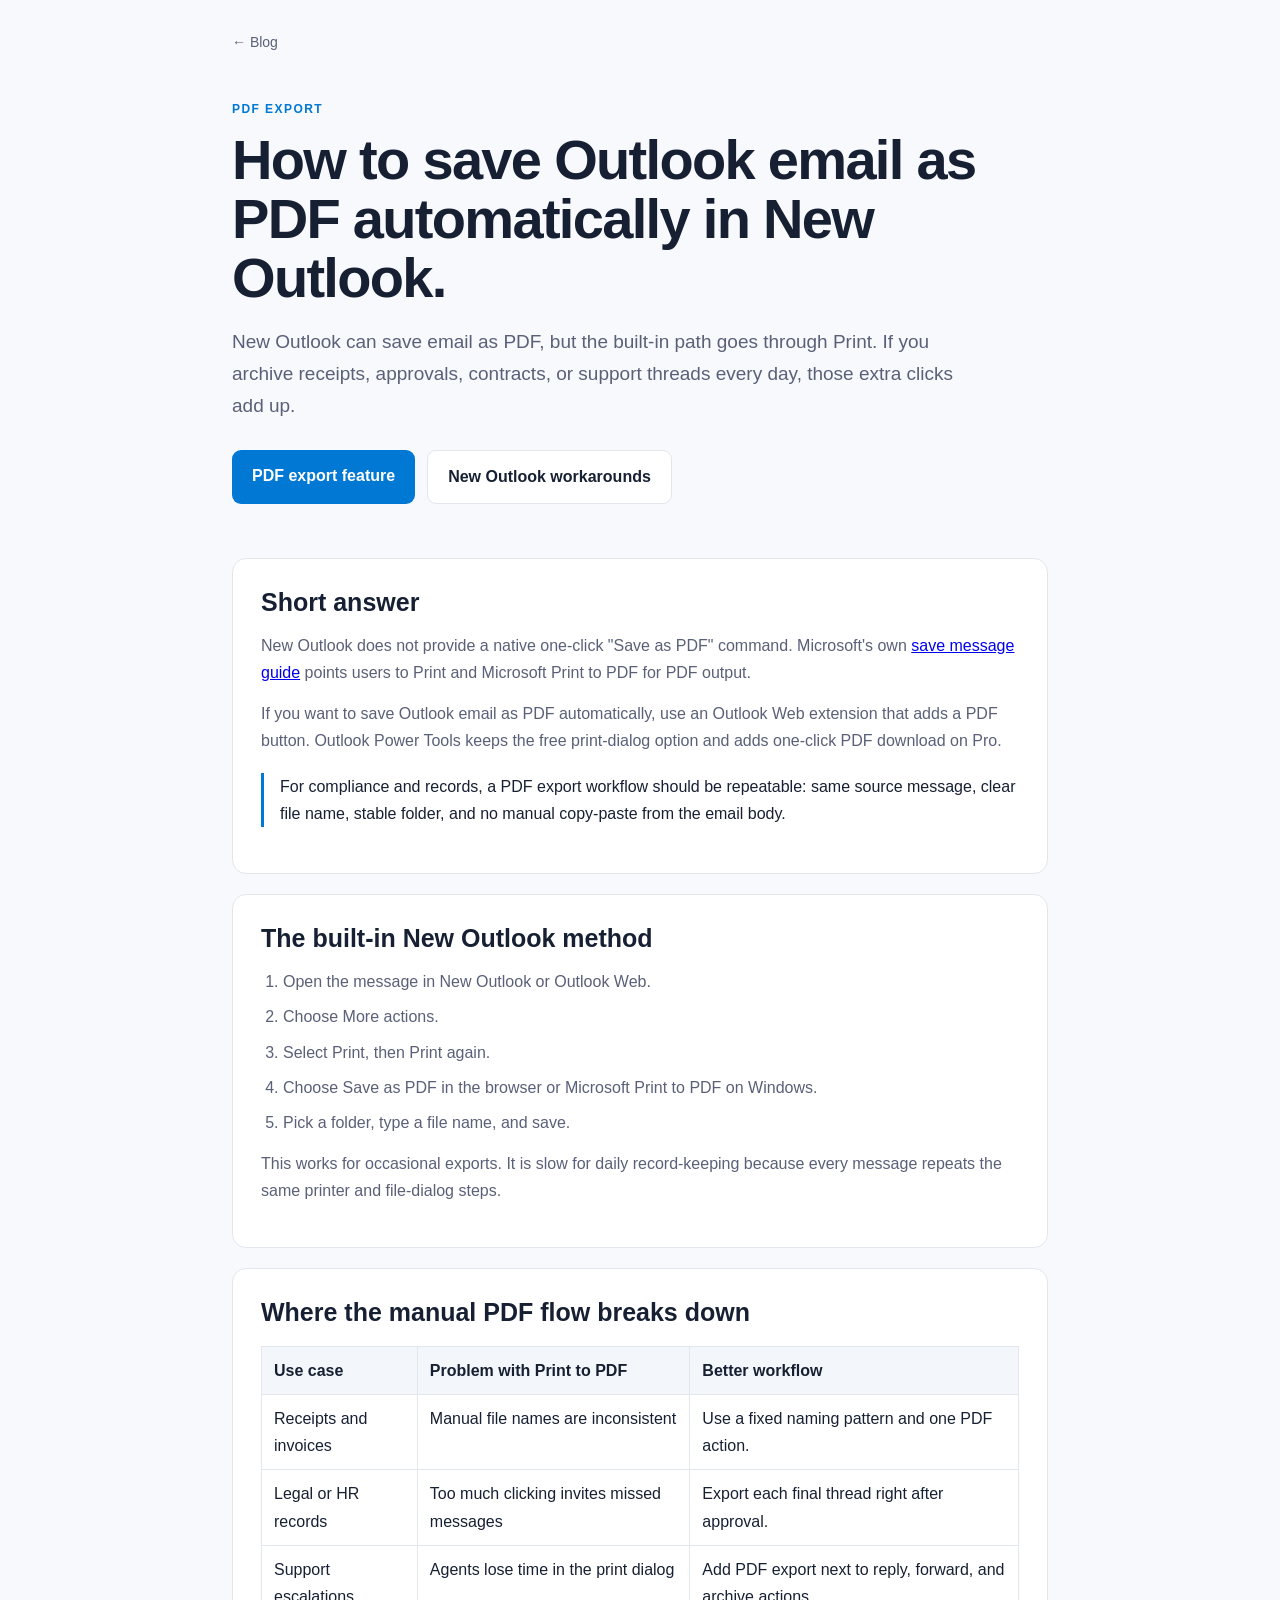
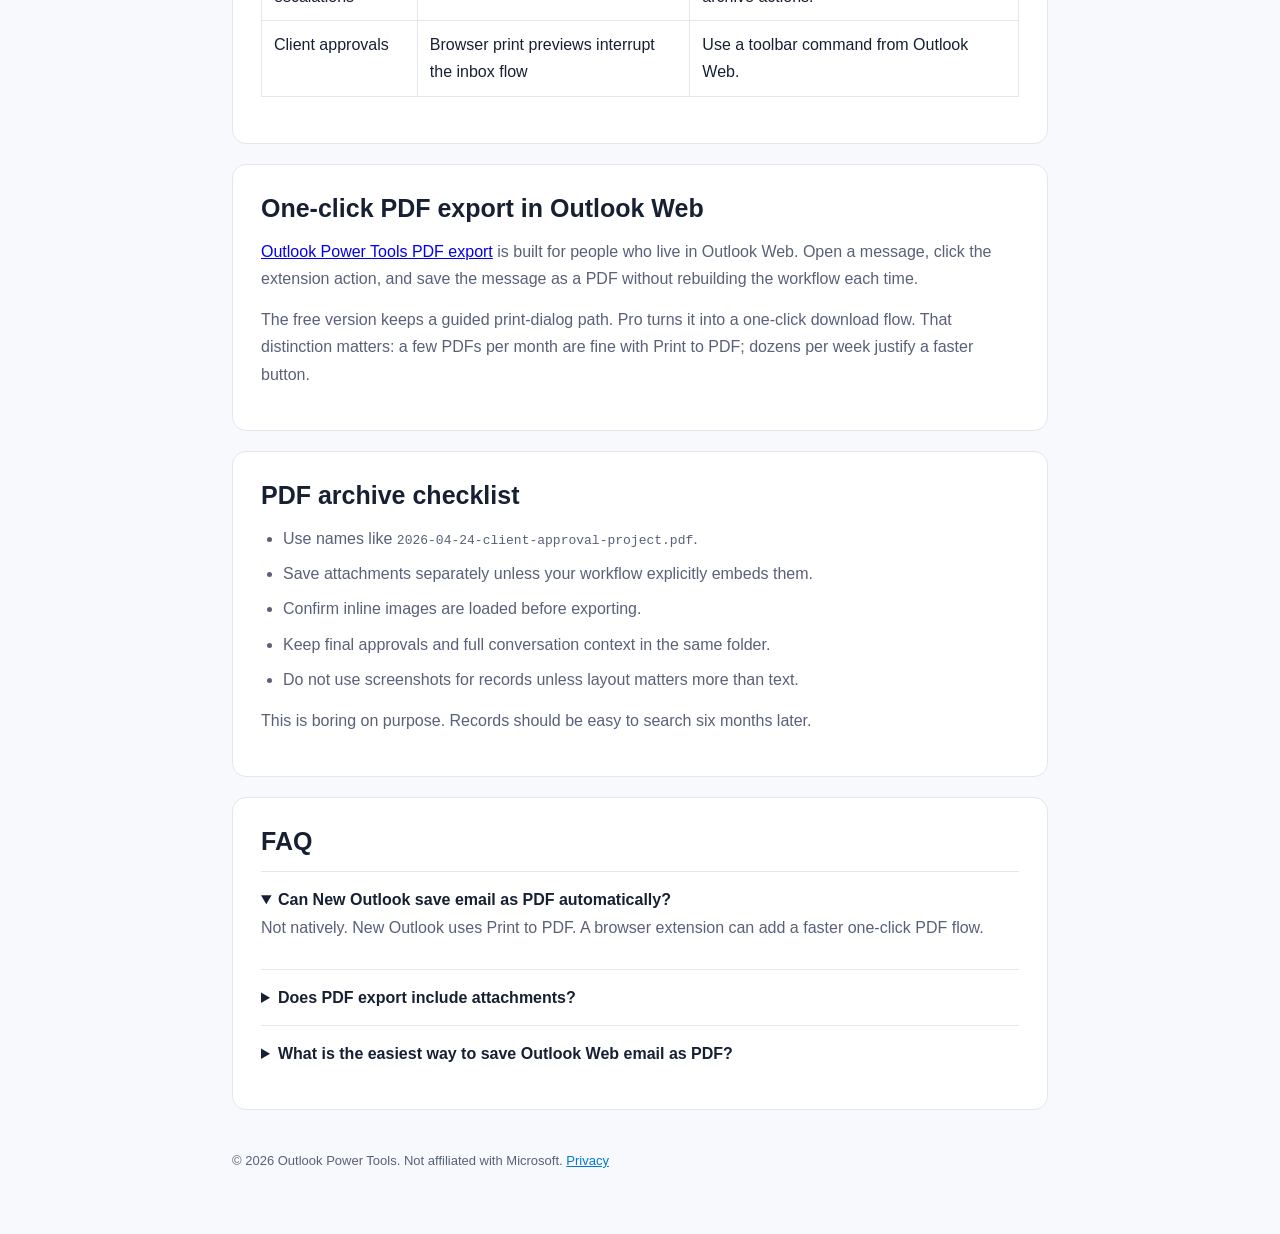
<file: blog/save-outlook-email-as-pdf-automatically.html>
<!DOCTYPE html>
<html lang="en">
<head>
  <meta charset="UTF-8">
  <meta name="viewport" content="width=device-width, initial-scale=1.0">
  <title>Save Outlook Email as PDF Automatically in New Outlook</title>
  <meta name="description" content="Need to save Outlook email as PDF automatically? Compare New Outlook print-to-PDF, browser PDF export, and one-click PDF download in Chrome.">
  <link rel="canonical" href="https://outlookpowertools.com/blog/save-outlook-email-as-pdf-automatically">
  <meta name="robots" content="index, follow, max-image-preview:large">
  <meta property="og:title" content="Save Outlook Email as PDF Automatically in New Outlook">
  <meta property="og:description" content="How to reduce the print-dialog steps and export Outlook Web emails as PDF faster.">
  <meta property="og:type" content="article">
  <meta property="og:url" content="https://outlookpowertools.com/blog/save-outlook-email-as-pdf-automatically">
  <meta property="og:image" content="https://outlookpowertools.com/og-image.png">
  <meta property="og:locale" content="en_US">
  <meta property="og:site_name" content="Outlook Power Tools">
  <link rel="stylesheet" href="/seo-page.css">
  <script type="application/ld+json">
  {
    "@context": "https://schema.org",
    "@graph": [
      { "@type": "Organization", "@id": "https://outlookpowertools.com/#organization", "name": "Outlook Power Tools", "url": "https://outlookpowertools.com/" },
      { "@type": "Article", "headline": "Save Outlook Email as PDF Automatically in New Outlook", "description": "How to save Outlook Web emails as PDF with fewer steps.", "datePublished": "2026-04-24", "dateModified": "2026-04-24", "author": { "@id": "https://outlookpowertools.com/#organization" }, "publisher": { "@id": "https://outlookpowertools.com/#organization" }, "mainEntityOfPage": "https://outlookpowertools.com/blog/save-outlook-email-as-pdf-automatically" },
      { "@type": "HowTo", "name": "How to save an Outlook Web email as PDF", "step": [
        { "@type": "HowToStep", "name": "Open the email", "text": "Open the Outlook Web message you want to archive as a PDF." },
        { "@type": "HowToStep", "name": "Use Print to PDF", "text": "Use More actions, Print, then choose Save as PDF or Microsoft Print to PDF." },
        { "@type": "HowToStep", "name": "Use one-click PDF export", "text": "Install Outlook Power Tools and use the PDF action from the extension toolbar for a faster export flow." }
      ] },
      { "@type": "FAQPage", "mainEntity": [
        { "@type": "Question", "name": "Can New Outlook save email as PDF automatically?", "acceptedAnswer": { "@type": "Answer", "text": "New Outlook uses a print-to-PDF workflow by default. One-click or automatic PDF export requires a browser extension or another add-in." } },
        { "@type": "Question", "name": "Does Outlook include PDF as a default Save as type?", "acceptedAnswer": { "@type": "Answer", "text": "Microsoft Support says New Outlook does not include PDF as one of the default Save as types and uses Microsoft Print to PDF instead." } },
        { "@type": "Question", "name": "Can Outlook Power Tools save Outlook email as PDF?", "acceptedAnswer": { "@type": "Answer", "text": "Yes. Free users can use a print-dialog PDF flow, and Pro users get one-click PDF download for Outlook Web messages." } }
      ] }
    ]
  }
  </script>
</head>
<body>
<header>
  <a class="back" href="/blog/">&larr; Blog</a>
  <p class="eyebrow">PDF export</p>
  <h1>How to save Outlook email as PDF automatically in New Outlook.</h1>
  <p class="lead">New Outlook can save email as PDF, but the built-in path goes through Print. If you archive receipts, approvals, contracts, or support threads every day, those extra clicks add up.</p>
  <div class="cta-row">
    <a class="btn" href="/save-outlook-email-as-pdf">PDF export feature</a>
    <a class="btn secondary" href="/new-outlook-missing-features">New Outlook workarounds</a>
  </div>
</header>
<main>
  <section>
    <h2>Short answer</h2>
    <p>New Outlook does not provide a native one-click "Save as PDF" command. Microsoft's own <a href="https://support.microsoft.com/en-us/office/save-an-outlook-message-as-a-eml-file-a-pdf-file-or-as-a-draft-4821bcd4-7687-4d6d-a486-b89a291a56e2" rel="nofollow">save message guide</a> points users to Print and Microsoft Print to PDF for PDF output.</p>
    <p>If you want to save Outlook email as PDF automatically, use an Outlook Web extension that adds a PDF button. Outlook Power Tools keeps the free print-dialog option and adds one-click PDF download on Pro.</p>
    <blockquote>For compliance and records, a PDF export workflow should be repeatable: same source message, clear file name, stable folder, and no manual copy-paste from the email body.</blockquote>
  </section>
  <section>
    <h2>The built-in New Outlook method</h2>
    <ol>
      <li>Open the message in New Outlook or Outlook Web.</li>
      <li>Choose More actions.</li>
      <li>Select Print, then Print again.</li>
      <li>Choose Save as PDF in the browser or Microsoft Print to PDF on Windows.</li>
      <li>Pick a folder, type a file name, and save.</li>
    </ol>
    <p>This works for occasional exports. It is slow for daily record-keeping because every message repeats the same printer and file-dialog steps.</p>
  </section>
  <section>
    <h2>Where the manual PDF flow breaks down</h2>
    <table>
      <tr><th>Use case</th><th>Problem with Print to PDF</th><th>Better workflow</th></tr>
      <tr><td>Receipts and invoices</td><td>Manual file names are inconsistent</td><td>Use a fixed naming pattern and one PDF action.</td></tr>
      <tr><td>Legal or HR records</td><td>Too much clicking invites missed messages</td><td>Export each final thread right after approval.</td></tr>
      <tr><td>Support escalations</td><td>Agents lose time in the print dialog</td><td>Add PDF export next to reply, forward, and archive actions.</td></tr>
      <tr><td>Client approvals</td><td>Browser print previews interrupt the inbox flow</td><td>Use a toolbar command from Outlook Web.</td></tr>
    </table>
  </section>
  <section>
    <h2>One-click PDF export in Outlook Web</h2>
    <p><a href="/save-outlook-email-as-pdf">Outlook Power Tools PDF export</a> is built for people who live in Outlook Web. Open a message, click the extension action, and save the message as a PDF without rebuilding the workflow each time.</p>
    <p>The free version keeps a guided print-dialog path. Pro turns it into a one-click download flow. That distinction matters: a few PDFs per month are fine with Print to PDF; dozens per week justify a faster button.</p>
  </section>
  <section>
    <h2>PDF archive checklist</h2>
    <ul>
      <li>Use names like <code>2026-04-24-client-approval-project.pdf</code>.</li>
      <li>Save attachments separately unless your workflow explicitly embeds them.</li>
      <li>Confirm inline images are loaded before exporting.</li>
      <li>Keep final approvals and full conversation context in the same folder.</li>
      <li>Do not use screenshots for records unless layout matters more than text.</li>
    </ul>
    <p>This is boring on purpose. Records should be easy to search six months later.</p>
  </section>
  <section class="faq">
    <h2>FAQ</h2>
    <details open><summary>Can New Outlook save email as PDF automatically?</summary><p>Not natively. New Outlook uses Print to PDF. A browser extension can add a faster one-click PDF flow.</p></details>
    <details><summary>Does PDF export include attachments?</summary><p>Most print-to-PDF flows save the message body. Save attachments separately unless your tool specifically embeds them.</p></details>
    <details><summary>What is the easiest way to save Outlook Web email as PDF?</summary><p>For one message, use Print to PDF. For repeated exports, add a PDF button with Outlook Power Tools.</p></details>
  </section>
</main>
<footer>
  <p>&copy; 2026 Outlook Power Tools. Not affiliated with Microsoft. <a href="/privacy.html">Privacy</a></p>
</footer>
</body>
</html>
</file>
<file: seo-page.css>
* { box-sizing: border-box; margin: 0; padding: 0; }
:root {
  --blue: #0078d4;
  --blue-dark: #005a9e;
  --text: #172033;
  --muted: #5a6078;
  --bg: #f7f9fc;
  --surface: #ffffff;
  --border: #e2e6ed;
}
body {
  background: var(--bg);
  color: var(--text);
  font-family: "Segoe UI", -apple-system, BlinkMacSystemFont, sans-serif;
  line-height: 1.7;
}
header, main, footer {
  max-width: 860px;
  margin: 0 auto;
  padding: 0 22px;
}
header { padding-top: 28px; }
.back {
  display: inline-block;
  margin-bottom: 44px;
  color: var(--muted);
  font-size: 14px;
  text-decoration: none;
}
.back:hover { color: var(--blue); }
.eyebrow {
  color: var(--blue);
  font-size: 12px;
  font-weight: 700;
  letter-spacing: 0.12em;
  text-transform: uppercase;
  margin-bottom: 12px;
}
h1 {
  font-size: clamp(34px, 6vw, 56px);
  line-height: 1.05;
  letter-spacing: -0.03em;
  margin-bottom: 18px;
}
.lead {
  color: var(--muted);
  font-size: 19px;
  max-width: 740px;
  margin-bottom: 28px;
}
.cta-row {
  display: flex;
  flex-wrap: wrap;
  gap: 12px;
  margin-bottom: 54px;
}
.btn {
  background: var(--blue);
  color: white;
  border-radius: 9px;
  display: inline-flex;
  font-weight: 700;
  padding: 12px 20px;
  text-decoration: none;
}
.btn.secondary {
  background: var(--surface);
  border: 1px solid var(--border);
  color: var(--text);
}
section {
  background: var(--surface);
  border: 1px solid var(--border);
  border-radius: 14px;
  margin-bottom: 20px;
  padding: 28px;
}
h2 {
  font-size: 25px;
  line-height: 1.25;
  margin-bottom: 14px;
}
h3 {
  font-size: 18px;
  margin: 22px 0 8px;
}
p, li { color: var(--muted); }
p { margin-bottom: 14px; }
ul, ol { margin: 12px 0 14px 22px; }
li { margin-bottom: 8px; }
table {
  border-collapse: collapse;
  margin: 18px 0;
  width: 100%;
}
th, td {
  border: 1px solid var(--border);
  padding: 10px 12px;
  text-align: left;
  vertical-align: top;
}
th { background: #f3f7fb; color: var(--text); }
blockquote {
  border-left: 3px solid var(--blue);
  color: var(--text);
  margin: 18px 0;
  padding-left: 16px;
}
.faq details {
  border-top: 1px solid var(--border);
  padding: 14px 0;
}
.faq details:first-child { border-top: 0; }
.faq summary {
  color: var(--text);
  cursor: pointer;
  font-weight: 700;
}
footer {
  color: var(--muted);
  font-size: 13px;
  padding-bottom: 48px;
  padding-top: 20px;
}
footer a { color: var(--blue); }
@media (max-width: 640px) {
  section { padding: 22px; }
  .cta-row { margin-bottom: 34px; }
}
</file>
